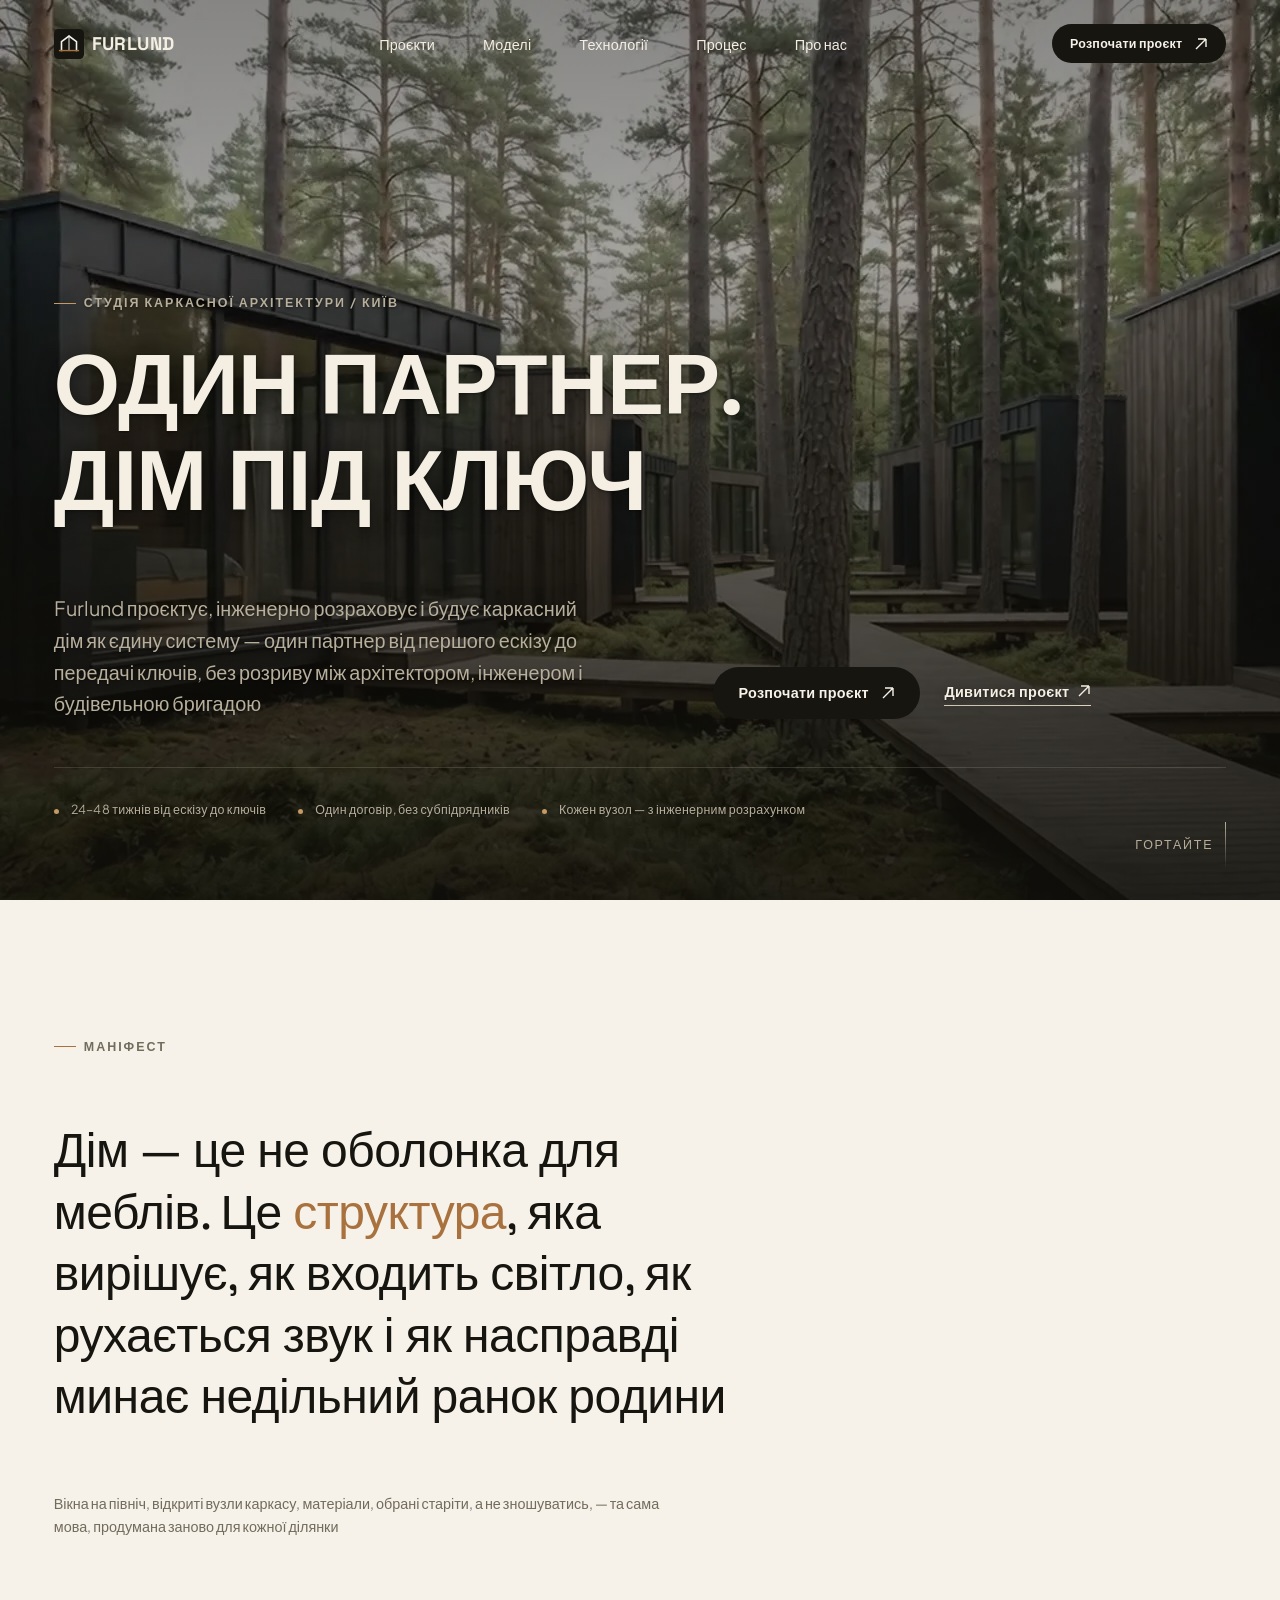
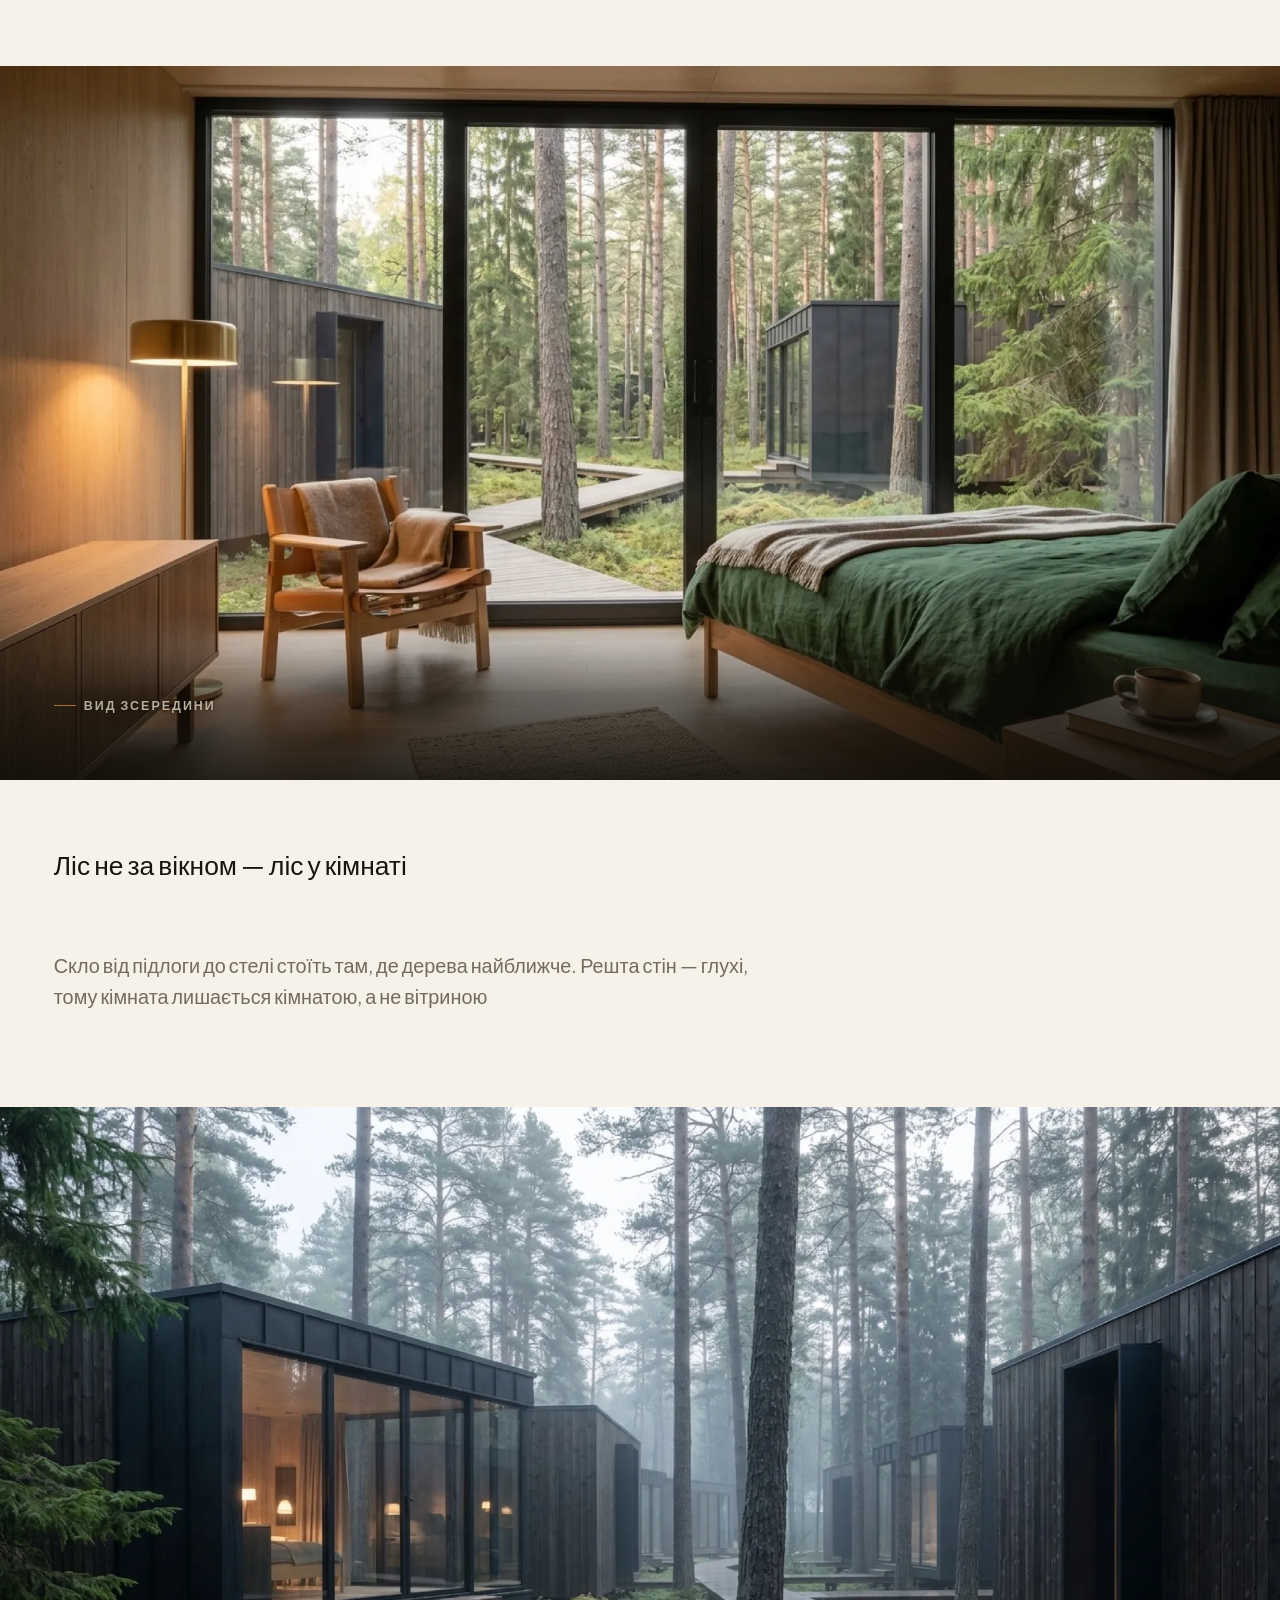
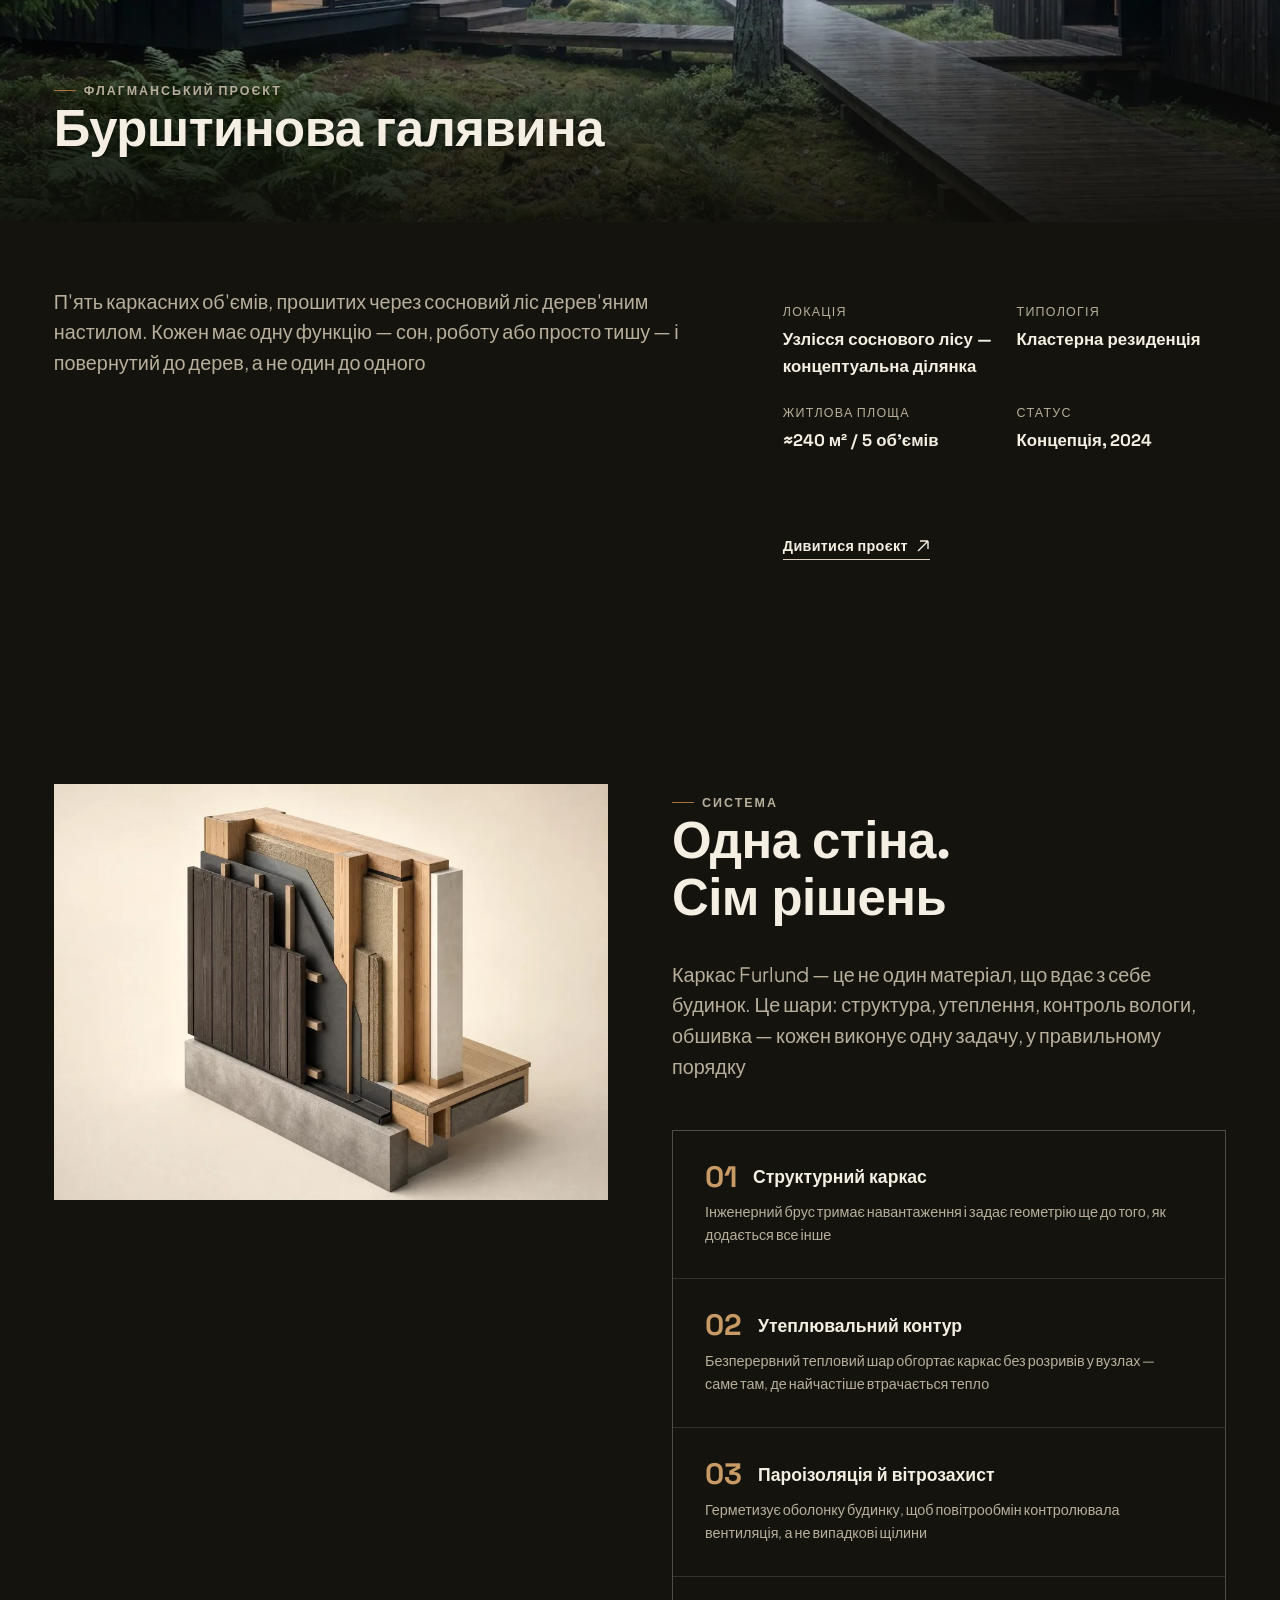
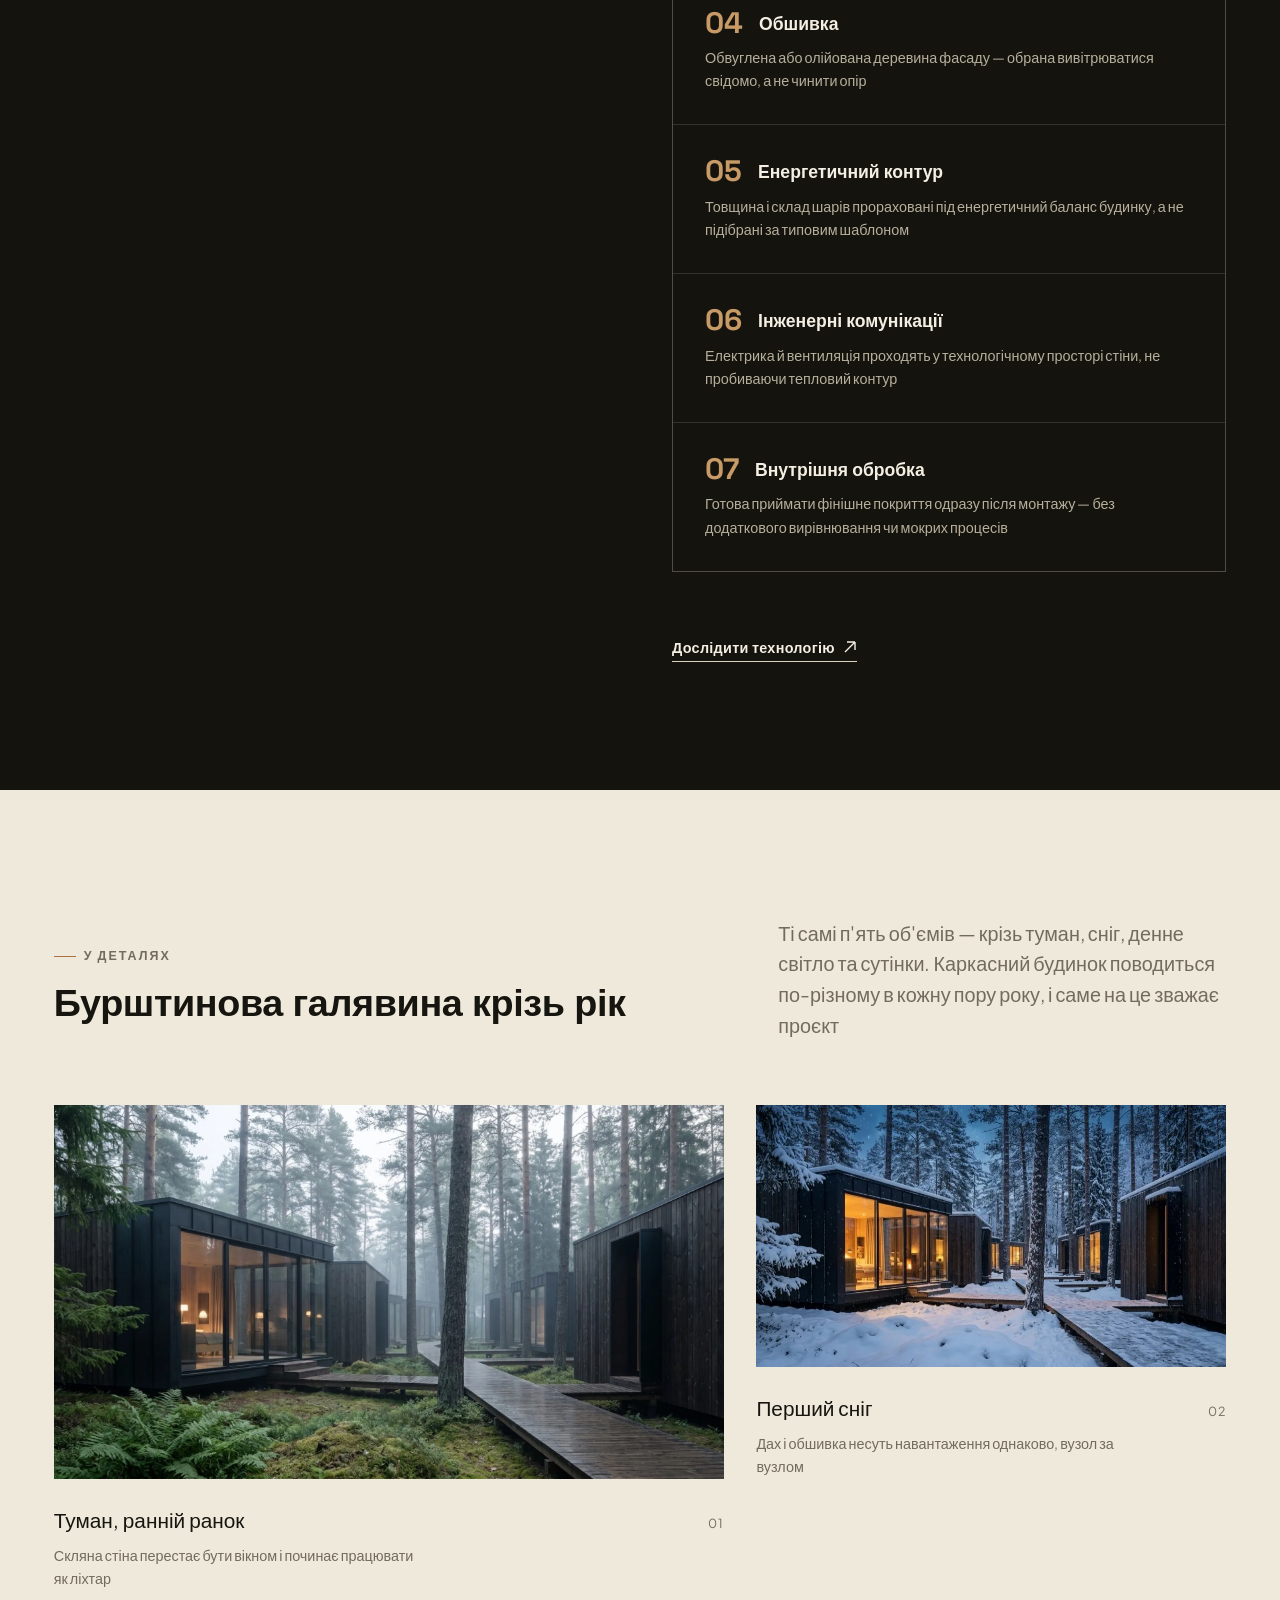
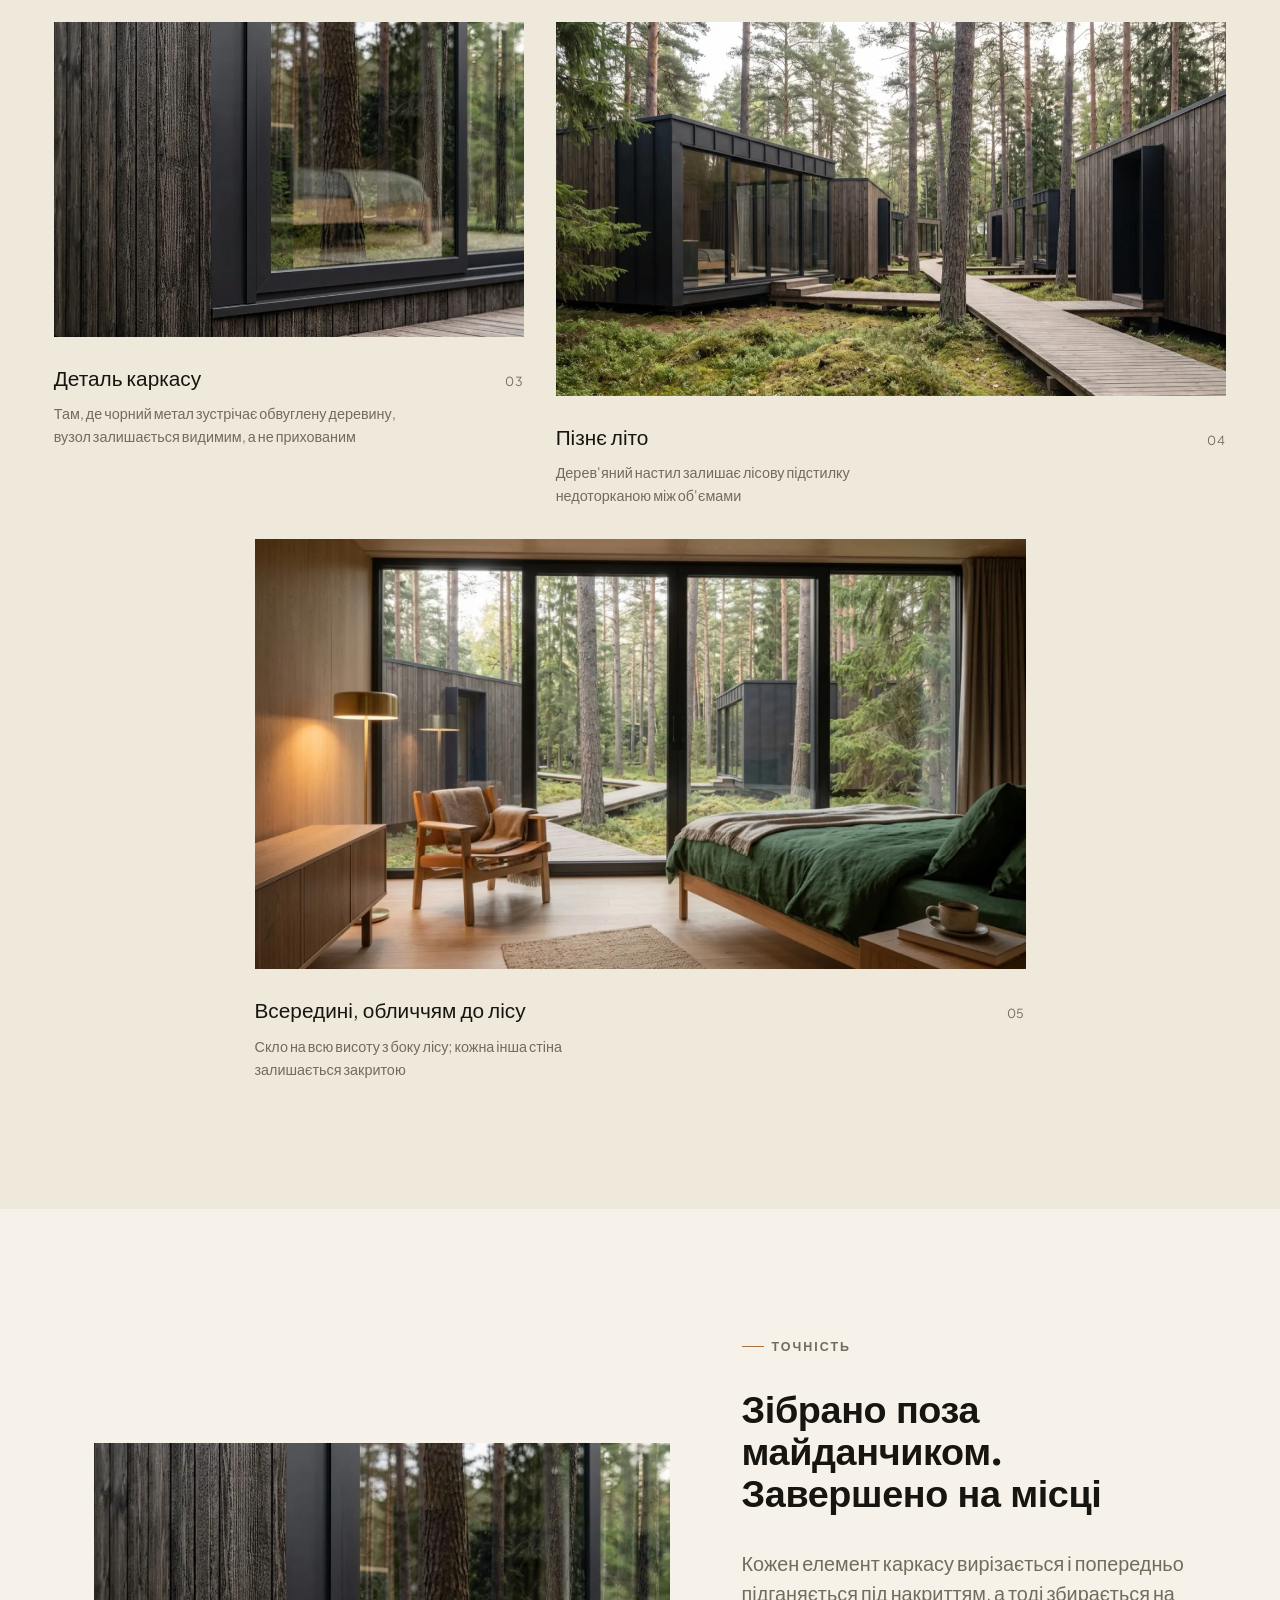
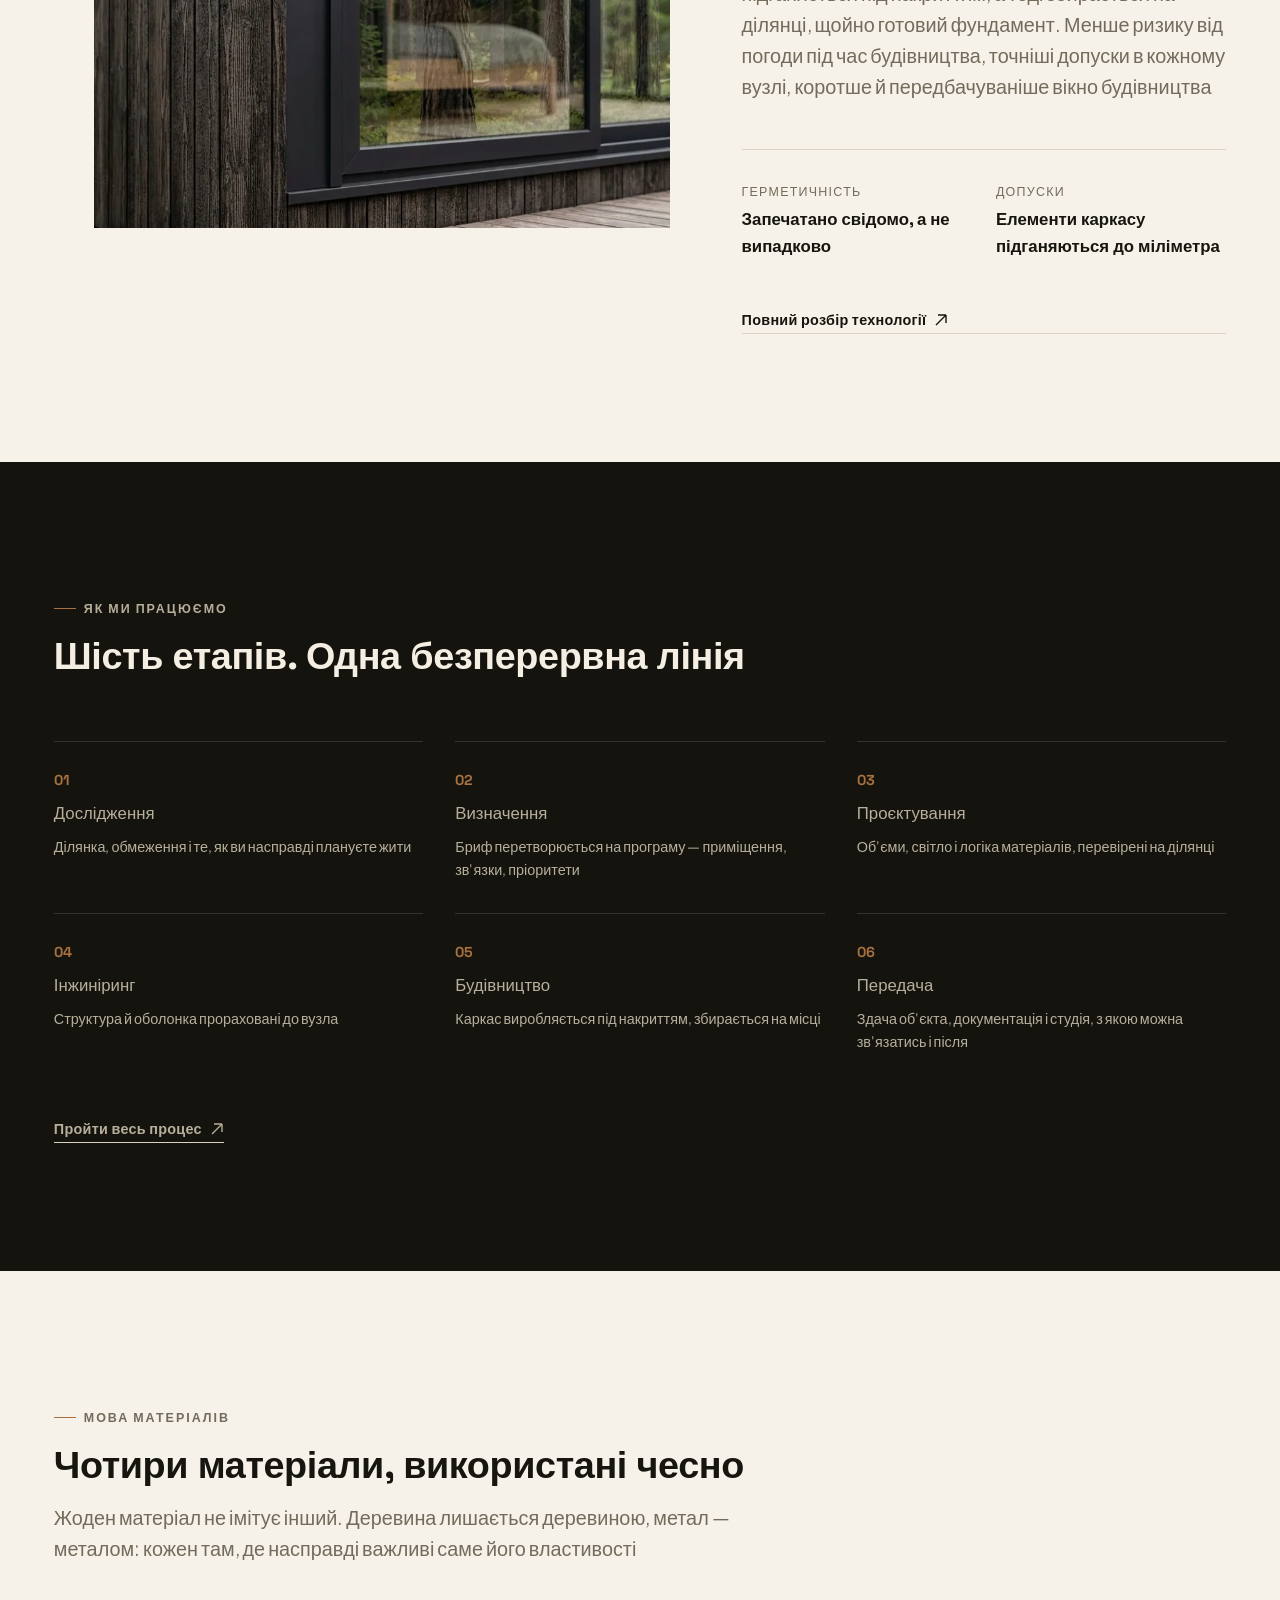
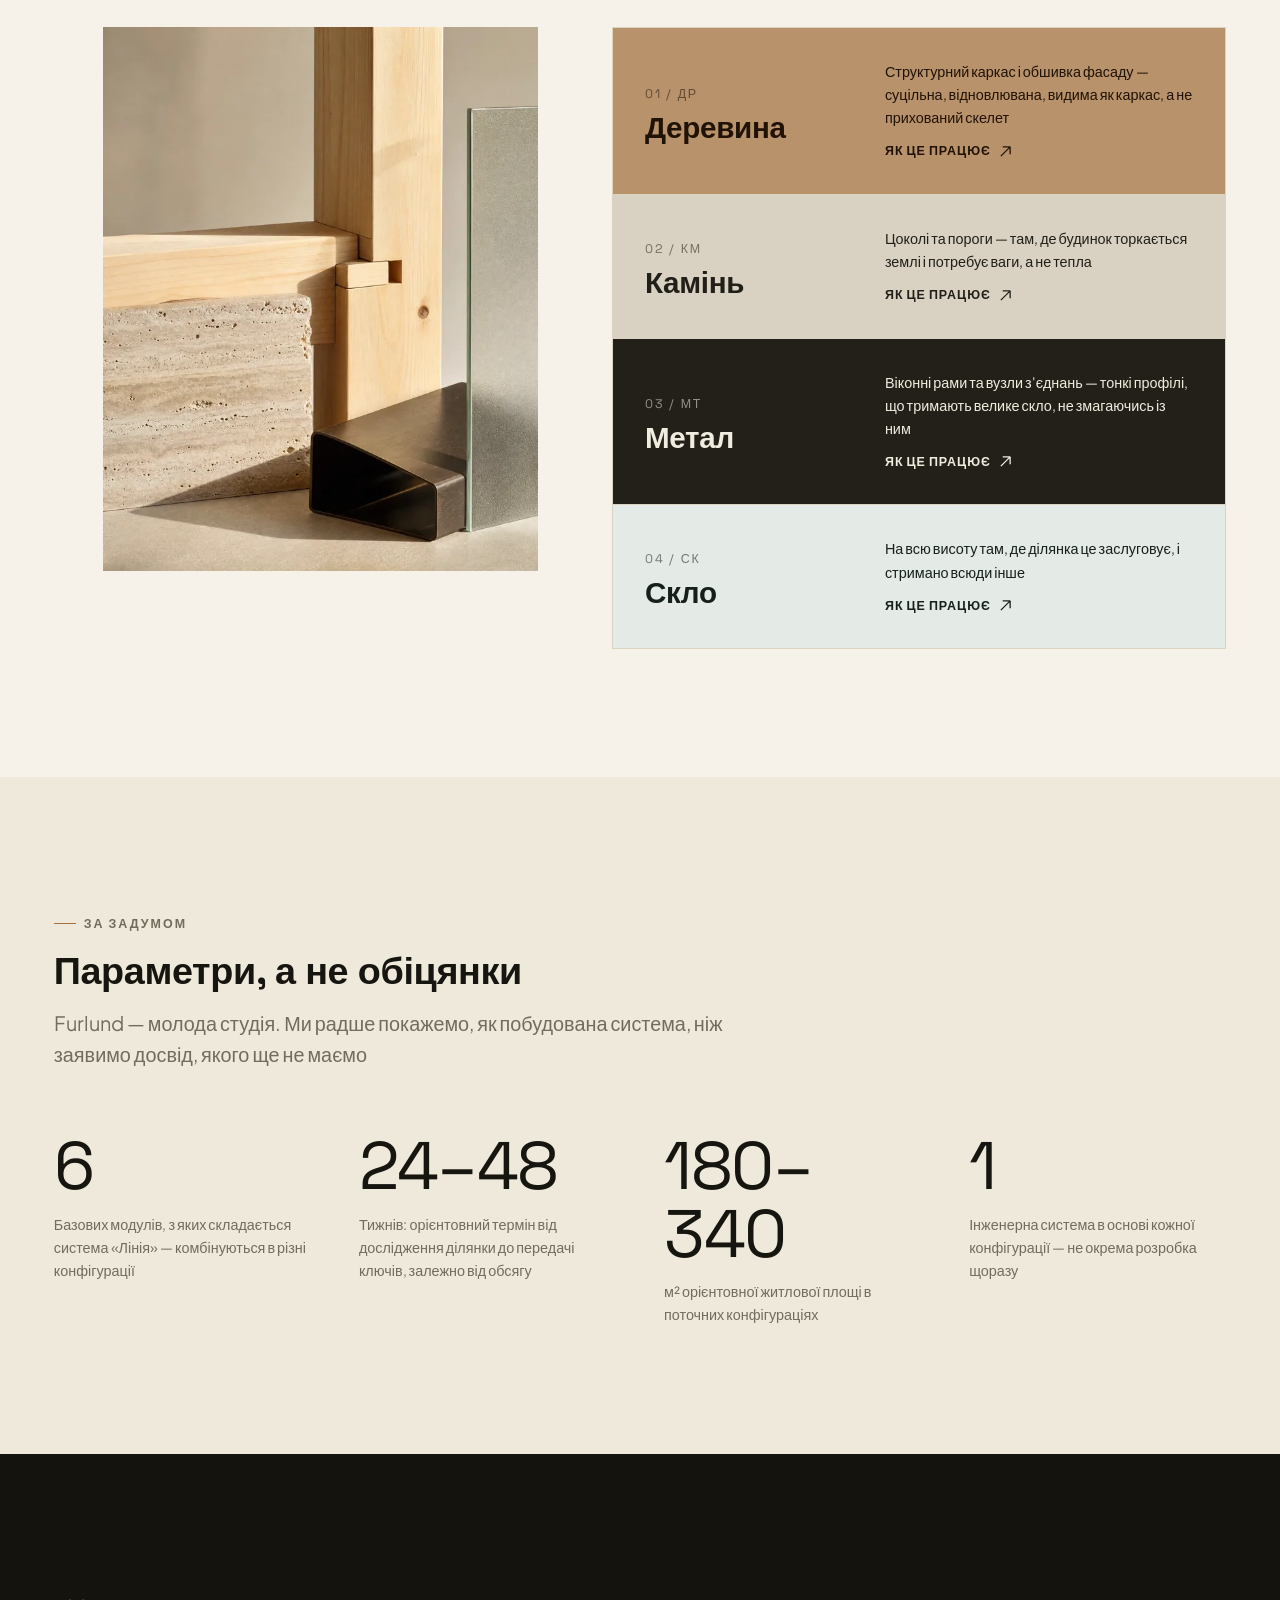
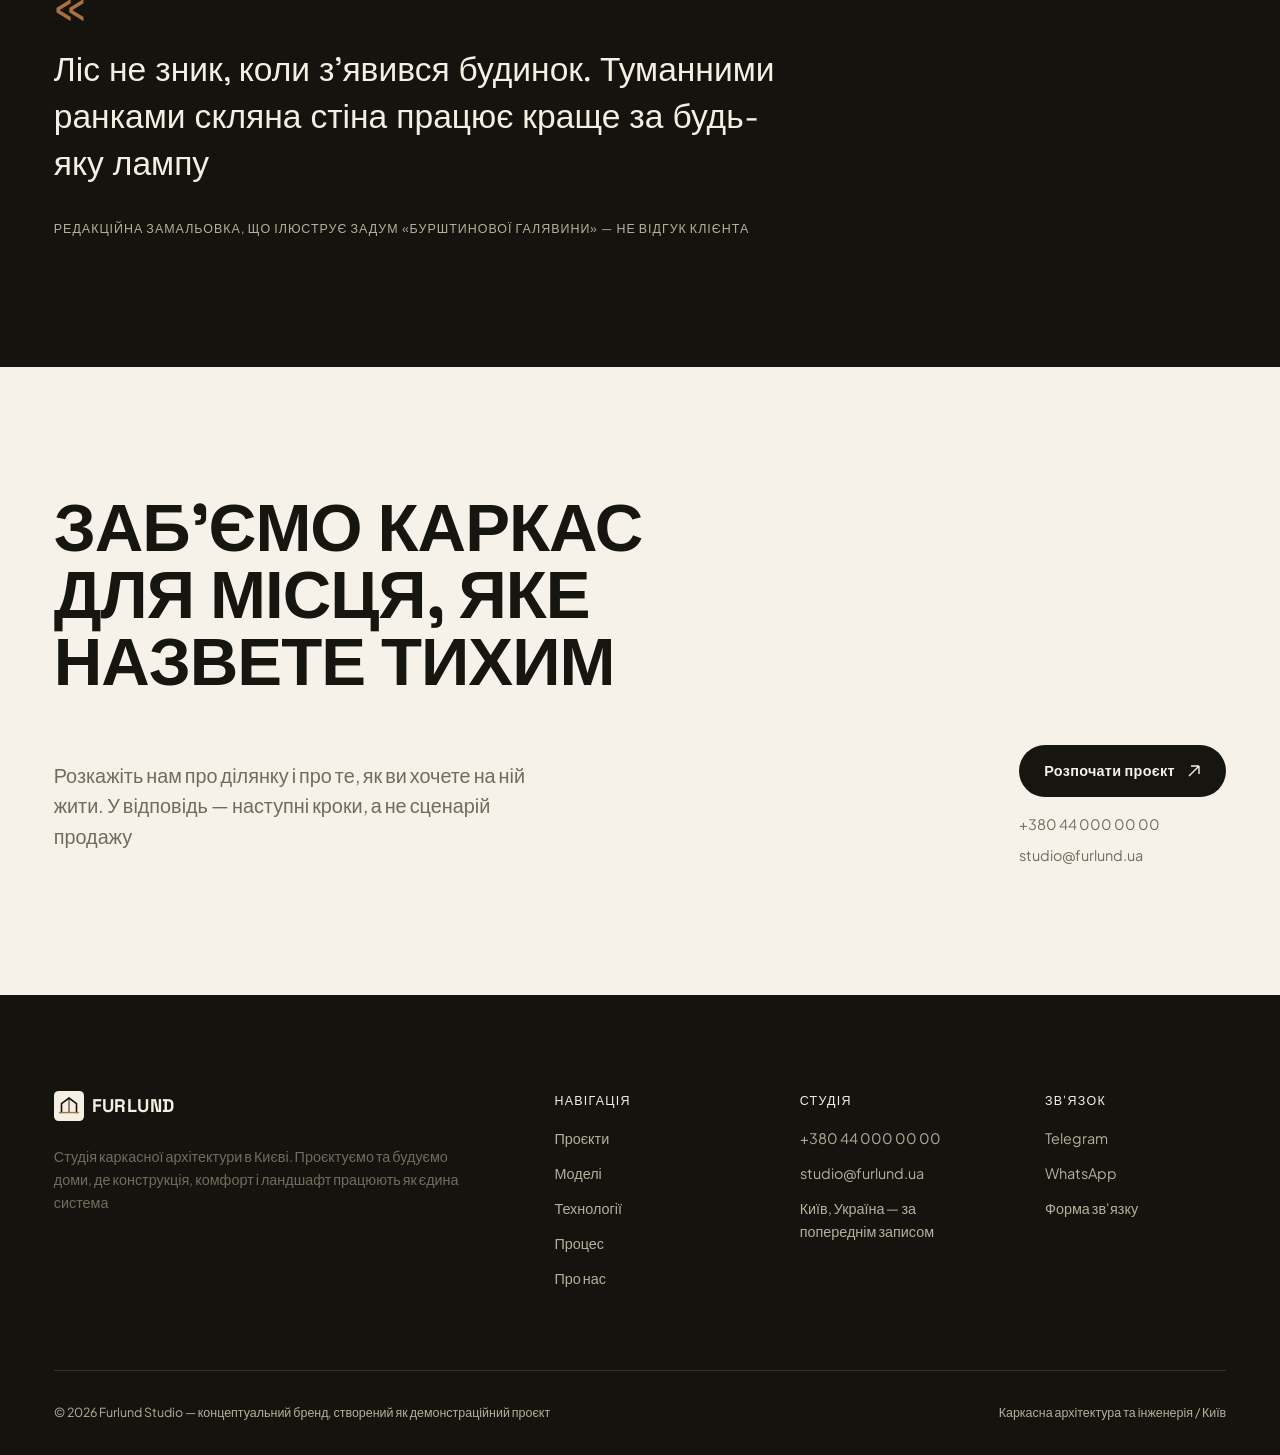
<file: index.html>
<!DOCTYPE html>
<html lang="uk">
<head>
<meta charset="UTF-8">
<meta name="viewport" content="width=device-width, initial-scale=1.0">
<title>Furlund — каркасна архітектура, Київ</title>
<meta name="description" content="Furlund — студія каркасної архітектури в Києві. Проєктуємо та будуємо каркасні будинки, де конструкція, комфорт і ландшафт працюють як єдина система">
<link rel="canonical" href="https://furlund.ua/index.html">
<meta name="robots" content="index, follow">

<!-- Open Graph -->
<meta property="og:type" content="website">
<meta property="og:title" content="Furlund — каркасна архітектура, Київ">
<meta property="og:description" content="Каркас, що тримає тишу. Студія каркасної архітектури в Києві — конструкція, комфорт і ландшафт як одна система">
<meta property="og:image" content="assets/og-image.jpg">
<meta property="og:url" content="https://furlund.ua/index.html">
<meta property="og:locale" content="uk_UA">
<meta property="og:site_name" content="Furlund">

<!-- Twitter -->
<meta name="twitter:card" content="summary_large_image">
<meta name="twitter:title" content="Furlund — каркасна архітектура, Київ">
<meta name="twitter:description" content="Каркас, що тримає тишу. Студія каркасної архітектури в Києві">
<meta name="twitter:image" content="assets/og-image.jpg">

<!-- Favicon -->
<link rel="icon" href="assets/favicon.svg" type="image/svg+xml">
<link rel="icon" href="assets/favicon-32.png" sizes="32x32" type="image/png">
<link rel="apple-touch-icon" href="assets/apple-touch-icon.png">

<!-- Fonts -->
<link rel="preconnect" href="https://fonts.googleapis.com">
<link rel="preconnect" href="https://fonts.gstatic.com" crossorigin>
<link href="https://fonts.googleapis.com/css2?family=Plus+Jakarta+Sans:wght@400;500;600&family=Space+Grotesk:wght@500;700&display=swap" rel="stylesheet">

<link rel="stylesheet" href="styles.css">

<script type="application/ld+json">
{
  "@context": "https://schema.org",
  "@type": "HomeAndConstructionBusiness",
  "name": "Furlund",
  "url": "https://furlund.ua/",
  "logo": "https://furlund.ua/assets/favicon-512.png",
  "image": "https://furlund.ua/assets/og-image.jpg",
  "description": "Студія каркасної архітектури в Києві. Проєктування та будівництво каркасних будинків",
  "address": {
    "@type": "PostalAddress",
    "addressLocality": "Київ",
    "addressCountry": "UA"
  },
  "telephone": "+380440000000",
  "sameAs": ["https://t.me/furlundstudio"]
}
</script>
</head>
<body>
<a class="skip-link" href="#main">Перейти до основного вмісту</a>

<!-- ============================== HEADER ============================== -->
<header class="site-header theme-dark" data-header>
  <div class="container site-header__inner">
    <a href="index.html" class="logo" aria-label="Furlund — на головну">
      <svg viewBox="0 0 64 64" aria-hidden="true">
        <rect class="logo__mark-bg" width="64" height="64" rx="10"/>
        <path class="logo__mark-line" d="M16 46 V27 L32 15 L48 27 V46" fill="none" stroke-width="3.4" stroke-linecap="square"/>
        <path class="logo__mark-line" d="M32 15 V46" fill="none" stroke-width="2" stroke-linecap="square"/>
        <path class="logo__mark-base" d="M12 46 H52" fill="none" stroke="var(--color-accent)" stroke-width="3" stroke-linecap="square"/>
      </svg>
      Furlund
    </a>
    <nav class="main-nav" aria-label="Основна навігація">
      <ul class="main-nav__list">
        <li><a class="nav-link" href="projects.html">Проєкти</a></li>
        <li><a class="nav-link" href="models.html">Моделі</a></li>
        <li><a class="nav-link" href="technology.html">Технології</a></li>
        <li><a class="nav-link" href="process.html">Процес</a></li>
        <li><a class="nav-link" href="about.html">Про нас</a></li>
      </ul>
    </nav>
    <div class="header-actions">
      <a class="btn btn--primary btn--sm" href="contact.html">
        <span>Розпочати проєкт</span>
        <svg class="btn__arrow" width="14" height="14" viewBox="0 0 14 14" fill="none" aria-hidden="true"><path d="M2 12L12 2M12 2H4M12 2V10" stroke="currentColor" stroke-width="1.4"/></svg>
      </a>
      <button class="hamburger" aria-expanded="false" aria-controls="mobile-menu" aria-label="Відкрити меню">
        <span></span><span></span><span></span>
      </button>
    </div>
  </div>
</header>

<div class="mobile-menu" id="mobile-menu">
  <nav aria-label="Мобільна навігація">
    <ul class="mobile-menu__list">
      <li><a class="mobile-menu__link" href="projects.html"><small>01</small>Проєкти</a></li>
      <li><a class="mobile-menu__link" href="models.html"><small>02</small>Моделі</a></li>
      <li><a class="mobile-menu__link" href="technology.html"><small>03</small>Технології</a></li>
      <li><a class="mobile-menu__link" href="process.html"><small>04</small>Процес</a></li>
      <li><a class="mobile-menu__link" href="about.html"><small>05</small>Про нас</a></li>
      <li><a class="mobile-menu__link" href="contact.html"><small>06</small>Контакти</a></li>
    </ul>
  </nav>
  <div class="mobile-menu__footer">
    <a href="tel:+380440000000">+380 44 000 00 00</a>
    <a href="mailto:studio@furlund.ua">studio@furlund.ua</a>
  </div>
</div>

<main id="main">

<!-- ======================== 01 · HERO ======================== -->
<section class="hero">
  <div class="hero__media" aria-hidden="true">
    <video data-hero-video="desktop" muted loop playsinline autoplay preload="auto" poster="assets/images/hero-drone-poster.webp">
      <source src="assets/video/hero-drone.mp4" type="video/mp4">
    </video>
    <video data-hero-video="mobile" muted loop playsinline autoplay preload="auto" poster="assets/images/hero-forest-mobile.webp">
      <source src="assets/video/hero-drone-mobile.mp4" type="video/mp4">
    </video>
  </div>
  <div class="container hero__content">
    <p class="eyebrow hero__eyebrow">Студія каркасної архітектури / Київ</p>
    <!-- Попередній варіант (поетичний, не читався як оффер): "Каркас,<br>що тримає тишу" -->
    <h1 class="hero__title">Один партнер.<br>Дім під ключ</h1>
    <div class="hero__foot">
      <p class="hero__statement">Furlund проєктує, інженерно розраховує і будує каркасний дім як єдину систему — один партнер від першого ескізу до передачі ключів, без розриву між архітектором, інженером і будівельною бригадою</p>
      <div class="hero__ctas">
        <a class="btn btn--primary" href="contact.html">
          <span>Розпочати проєкт</span>
          <svg class="btn__arrow" width="14" height="14" viewBox="0 0 14 14" fill="none" aria-hidden="true"><path d="M2 12L12 2M12 2H4M12 2V10" stroke="currentColor" stroke-width="1.4"/></svg>
        </a>
        <a class="link-arrow" href="projects.html" style="color:var(--color-on-dark)">
          <span>Дивитися проєкт</span>
          <svg width="14" height="14" viewBox="0 0 14 14" fill="none" aria-hidden="true"><path d="M2 12L12 2M12 2H4M12 2V10" stroke="currentColor" stroke-width="1.4"/></svg>
        </a>
      </div>
    </div>
    <ul class="hero__proof">
      <li>24–48 тижнів від ескізу до ключів</li>
      <li>Один договір, без субпідрядників</li>
      <li>Кожен вузол — з інженерним розрахунком</li>
    </ul>
  </div>
  <div class="hero__scroll" aria-hidden="true">
    <span>Гортайте</span>
    <span class="hero__scroll-line"></span>
  </div>
</section>

<!-- ======================== 02 · BRAND STATEMENT ======================== -->
<section class="section statement">
  <div class="container">
    <p class="eyebrow" data-reveal>Маніфест</p>
    <p class="statement__text mt-8" data-reveal>Дім — це не оболонка для меблів. Це <em>структура</em>, яка вирішує, як входить світло, як рухається звук і як насправді минає недільний ранок родини</p>
    <div class="statement__meta" data-reveal>
      <p>Вікна на північ, відкриті вузли каркасу, матеріали, обрані старіти, а не зношуватись, — та сама мова, продумана заново для кожної ділянки</p>
    </div>
  </div>
</section>

<!-- ======================== 02b · FULL-BLEED INTERIOR MOMENT ======================== -->
<section class="bleed-feature">
  <div class="bleed bleed-feature__media bleed-feature__media--immersive" data-reveal="scale">
    <img src="assets/images/interior.webp" srcset="assets/images/interior-md.webp 900w, assets/images/interior.webp 1800w" sizes="100vw" alt="Спальня в Бурштиновій галявині: скло на всю висоту з видом просто в сосновий ліс" loading="lazy" width="1800" height="1004">
    <div class="bleed-feature__caption">
      <p class="eyebrow" style="color:var(--color-on-dark-soft)">Вид зсередини</p>
    </div>
  </div>
  <div class="container">
    <div class="bleed-feature__body" data-reveal>
      <p class="h3">Ліс не за вікном — ліс у кімнаті</p>
      <p class="body-l mt-8">Скло від підлоги до стелі стоїть там, де дерева найближче. Решта стін — глухі, тому кімната лишається кімнатою, а не вітриною</p>
    </div>
  </div>
</section>

<!-- ======================== 03 · FEATURED PROJECT ======================== -->
<section class="bleed-feature" data-theme="dark" style="background:var(--color-dark-bg); padding-bottom:var(--space-10)">
  <div class="bleed bleed-feature__media bleed-feature__media--immersive" data-reveal="scale">
    <img src="assets/images/fog.webp" srcset="assets/images/fog-md.webp 900w, assets/images/fog.webp 2000w" sizes="100vw" alt="Бурштинова галявина на світанку: темні каркасні об'єми світяться зсередини крізь сосновий туман" loading="lazy" width="2000" height="1116">
    <div class="bleed-feature__caption">
      <p class="eyebrow" style="color:var(--color-on-dark-soft)">Флагманський проєкт</p>
      <h2 class="h1" style="color:var(--color-on-dark)">Бурштинова галявина</h2>
    </div>
  </div>
  <div class="container">
    <div class="bleed-feature__body bleed-feature__body--wide" data-reveal>
      <p class="body-l">П'ять каркасних об'ємів, прошитих через сосновий ліс дерев'яним настилом. Кожен має одну функцію — сон, роботу або просто тишу — і повернутий до дерев, а не один до одного</p>
      <div>
        <dl class="featured__meta" style="border-top:none; padding-top:0">
          <div>
            <dt>Локація</dt>
            <dd>Узлісся соснового лісу — концептуальна ділянка</dd>
          </div>
          <div>
            <dt>Типологія</dt>
            <dd>Кластерна резиденція</dd>
          </div>
          <div>
            <dt>Житлова площа</dt>
            <dd>≈240&nbsp;м² / 5 об'ємів</dd>
          </div>
          <div>
            <dt>Статус</dt>
            <dd>Концепція, 2024</dd>
          </div>
        </dl>
        <a class="link-arrow mt-8" href="amber-hollow.html" style="display:inline-flex">
          <span>Дивитися проєкт</span>
          <svg width="14" height="14" viewBox="0 0 14 14" fill="none" aria-hidden="true"><path d="M2 12L12 2M12 2H4M12 2V10" stroke="currentColor" stroke-width="1.4"/></svg>
        </a>
      </div>
    </div>
  </div>
</section>

<!-- ======================== 04 · ARCHITECTURAL SYSTEM ======================== -->
<section class="section" data-theme="dark" style="background:var(--color-dark-bg)">
  <div class="container">
    <div class="system-split" data-reveal-group>
      <div class="system-split__media" data-reveal="scale">
        <img src="assets/images/materials-assembly.webp" srcset="assets/images/materials-assembly-md.webp 900w, assets/images/materials-assembly.webp 1800w" sizes="(min-width: 900px) 48vw, 100vw" alt="Розібрана схема стінового вузла Furlund: обшивка, структурний каркас, утеплення та внутрішня обробка окремими шарами" loading="lazy" width="1800" height="1350">
      </div>
      <div class="system-split__body">
        <p class="eyebrow" style="color:var(--color-on-dark-soft)" data-reveal>Система</p>
        <h2 class="h1" style="color:var(--color-on-dark)" data-reveal>Одна стіна.<br>Сім рішень</h2>
        <p class="body-l wall-system__intro" data-reveal>Каркас Furlund — це не один матеріал, що вдає з себе будинок. Це шари: структура, утеплення, контроль вологи, обшивка — кожен виконує одну задачу, у правильному порядку</p>
        <div class="wall-stack">
          <div class="wall-tile" data-reveal>
            <span class="wall-tile__index">01</span>
            <p class="wall-tile__title">Структурний каркас</p>
            <p class="wall-tile__desc">Інженерний брус тримає навантаження і задає геометрію ще до того, як додається все інше</p>
          </div>
          <div class="wall-tile" data-reveal>
            <span class="wall-tile__index">02</span>
            <p class="wall-tile__title">Утеплювальний контур</p>
            <p class="wall-tile__desc">Безперервний тепловий шар обгортає каркас без розривів у вузлах — саме там, де найчастіше втрачається тепло</p>
          </div>
          <div class="wall-tile" data-reveal>
            <span class="wall-tile__index">03</span>
            <p class="wall-tile__title">Пароізоляція й вітрозахист</p>
            <p class="wall-tile__desc">Герметизує оболонку будинку, щоб повітрообмін контролювала вентиляція, а не випадкові щілини</p>
          </div>
          <div class="wall-tile" data-reveal>
            <span class="wall-tile__index">04</span>
            <p class="wall-tile__title">Обшивка</p>
            <p class="wall-tile__desc">Обвуглена або олійована деревина фасаду — обрана вивітрюватися свідомо, а не чинити опір</p>
          </div>
          <div class="wall-tile" data-reveal>
            <span class="wall-tile__index">05</span>
            <p class="wall-tile__title">Енергетичний контур</p>
            <p class="wall-tile__desc">Товщина і склад шарів прораховані під енергетичний баланс будинку, а не підібрані за типовим шаблоном</p>
          </div>
          <div class="wall-tile" data-reveal>
            <span class="wall-tile__index">06</span>
            <p class="wall-tile__title">Інженерні комунікації</p>
            <p class="wall-tile__desc">Електрика й вентиляція проходять у технологічному просторі стіни, не пробиваючи тепловий контур</p>
          </div>
          <div class="wall-tile" data-reveal>
            <span class="wall-tile__index">07</span>
            <p class="wall-tile__title">Внутрішня обробка</p>
            <p class="wall-tile__desc">Готова приймати фінішне покриття одразу після монтажу — без додаткового вирівнювання чи мокрих процесів</p>
          </div>
        </div>
        <a class="link-arrow mt-8" href="technology.html" data-reveal style="display:inline-flex; color:var(--color-on-dark)">
          <span>Дослідити технологію</span>
          <svg width="14" height="14" viewBox="0 0 14 14" fill="none" aria-hidden="true"><path d="M2 12L12 2M12 2H4M12 2V10" stroke="currentColor" stroke-width="1.4"/></svg>
        </a>
      </div>
    </div>
  </div>
</section>

<!-- ======================== 05 · PROJECT GALLERY ======================== -->
<section class="section" style="background:var(--color-surface)">
  <div class="container">
    <div class="section-heading section-heading--split" data-reveal>
      <div>
        <p class="eyebrow section-heading__eyebrow">У деталях</p>
        <h2 class="h2 section-heading__title">Бурштинова галявина крізь рік</h2>
      </div>
      <p class="body-l" style="max-width:28rem">Ті самі п'ять об'ємів — крізь туман, сніг, денне світло та сутінки. Каркасний будинок поводиться по-різному в кожну пору року, і саме на це зважає проєкт</p>
    </div>
    <div class="editorial-grid" data-reveal-group>
      <a class="editorial-card" href="amber-hollow.html" data-reveal>
        <div class="media-frame editorial-card__media">
          <img src="assets/images/fog.webp" srcset="assets/images/fog-md.webp 900w, assets/images/fog.webp 2000w" sizes="(min-width: 780px) 55vw, 100vw" alt="Об'єми Бурштинової галявини світяться крізь ранковий туман" loading="lazy" width="2000" height="1116">
        </div>
        <div class="editorial-card__meta">
          <span class="editorial-card__title">Туман, ранній ранок</span>
          <span class="editorial-card__tag">01</span>
        </div>
        <p class="editorial-card__desc">Скляна стіна перестає бути вікном і починає працювати як ліхтар</p>
      </a>
      <a class="editorial-card" href="amber-hollow.html" data-reveal>
        <div class="media-frame editorial-card__media">
          <img src="assets/images/winter.webp" srcset="assets/images/winter-md.webp 900w, assets/images/winter.webp 2000w" sizes="(min-width: 780px) 40vw, 100vw" alt="Бурштинова галявина в сутінках взимку, сніг на дахах і настилі" loading="lazy" width="2000" height="1116">
        </div>
        <div class="editorial-card__meta">
          <span class="editorial-card__title">Перший сніг</span>
          <span class="editorial-card__tag">02</span>
        </div>
        <p class="editorial-card__desc">Дах і обшивка несуть навантаження однаково, вузол за вузлом</p>
      </a>
      <a class="editorial-card" href="amber-hollow.html" data-reveal>
        <div class="media-frame editorial-card__media">
          <img src="assets/images/detail.webp" srcset="assets/images/detail-md.webp 900w, assets/images/detail.webp 1800w" sizes="(min-width: 780px) 40vw, 100vw" alt="Деталь обвугленої дерев'яної обшивки й чорної металевої рами вікна" loading="lazy" width="1800" height="1207">
        </div>
        <div class="editorial-card__meta">
          <span class="editorial-card__title">Деталь каркасу</span>
          <span class="editorial-card__tag">03</span>
        </div>
        <p class="editorial-card__desc">Там, де чорний метал зустрічає обвуглену деревину, вузол залишається видимим, а не прихованим</p>
      </a>
      <a class="editorial-card" href="amber-hollow.html" data-reveal>
        <div class="media-frame editorial-card__media">
          <img src="assets/images/hero-forest.webp" srcset="assets/images/hero-forest-md.webp 1200w, assets/images/hero-forest.webp 2560w" sizes="(min-width: 780px) 55vw, 100vw" alt="Об'єми Бурштинової галявини на дерев'яному настилі серед соснового лісу, денне світло" loading="lazy" width="2560" height="1429">
        </div>
        <div class="editorial-card__meta">
          <span class="editorial-card__title">Пізнє літо</span>
          <span class="editorial-card__tag">04</span>
        </div>
        <p class="editorial-card__desc">Дерев'яний настил залишає лісову підстилку недоторканою між об'ємами</p>
      </a>
      <a class="editorial-card" href="amber-hollow.html" data-reveal>
        <div class="media-frame editorial-card__media">
          <img src="assets/images/interior.webp" srcset="assets/images/interior-md.webp 900w, assets/images/interior.webp 1800w" sizes="(min-width: 780px) 60vw, 100vw" alt="Інтер'єр модуля Бурштинової галявини, скло на всю висоту з видом на ліс" loading="lazy" width="1800" height="1004">
        </div>
        <div class="editorial-card__meta">
          <span class="editorial-card__title">Всередині, обличчям до лісу</span>
          <span class="editorial-card__tag">05</span>
        </div>
        <p class="editorial-card__desc">Скло на всю висоту з боку лісу; кожна інша стіна залишається закритою</p>
      </a>
    </div>
  </div>
</section>

<!-- ======================== 06 · PRECISION / PREFABRICATION ======================== -->
<section class="section">
  <div class="container">
    <div class="featured" data-reveal-group>
      <div class="media-frame featured__media" data-reveal="scale">
        <img src="assets/images/detail.webp" srcset="assets/images/detail-md.webp 900w, assets/images/detail.webp 1800w" sizes="(min-width: 900px) 45vw, 100vw" alt="Деталь віконної рами в обвугленій дерев'яній обшивці, ліс віддзеркалюється у склі" loading="lazy" width="1800" height="1207">
      </div>
      <div class="featured__body">
        <p class="eyebrow" data-reveal>Точність</p>
        <h2 class="h2" data-reveal>Зібрано поза майданчиком.<br>Завершено на місці</h2>
        <p class="body-l" data-reveal>Кожен елемент каркасу вирізається і попередньо підганяється під накриттям, а тоді збирається на ділянці, щойно готовий фундамент. Менше ризику від погоди під час будівництва, точніші допуски в кожному вузлі, коротше й передбачуваніше вікно будівництва</p>
        <dl class="featured__meta" data-reveal>
          <div>
            <dt>Герметичність</dt>
            <dd>Запечатано свідомо, а не випадково</dd>
          </div>
          <div>
            <dt>Допуски</dt>
            <dd>Елементи каркасу підганяються до міліметра</dd>
          </div>
        </dl>
        <a class="link-arrow" href="technology.html" data-reveal>
          <span>Повний розбір технології</span>
          <svg width="14" height="14" viewBox="0 0 14 14" fill="none" aria-hidden="true"><path d="M2 12L12 2M12 2H4M12 2V10" stroke="currentColor" stroke-width="1.4"/></svg>
        </a>
      </div>
    </div>
  </div>
</section>

<!-- ======================== 07 · PROCESS ======================== -->
<section class="section" data-theme="dark">
  <div class="container">
    <div class="section-heading" data-reveal>
      <p class="eyebrow section-heading__eyebrow">Як ми працюємо</p>
      <h2 class="h2 section-heading__title">Шість етапів. Одна безперервна лінія</h2>
    </div>
    <div class="mini-steps" data-reveal-group>
      <div class="mini-step" data-reveal>
        <span class="mini-step__index">01</span>
        <p class="mini-step__title">Дослідження</p>
        <p class="mini-step__desc">Ділянка, обмеження і те, як ви насправді плануєте жити</p>
      </div>
      <div class="mini-step" data-reveal>
        <span class="mini-step__index">02</span>
        <p class="mini-step__title">Визначення</p>
        <p class="mini-step__desc">Бриф перетворюється на програму — приміщення, зв'язки, пріоритети</p>
      </div>
      <div class="mini-step" data-reveal>
        <span class="mini-step__index">03</span>
        <p class="mini-step__title">Проєктування</p>
        <p class="mini-step__desc">Об'єми, світло і логіка матеріалів, перевірені на ділянці</p>
      </div>
      <div class="mini-step" data-reveal>
        <span class="mini-step__index">04</span>
        <p class="mini-step__title">Інжиніринг</p>
        <p class="mini-step__desc">Структура й оболонка прораховані до вузла</p>
      </div>
      <div class="mini-step" data-reveal>
        <span class="mini-step__index">05</span>
        <p class="mini-step__title">Будівництво</p>
        <p class="mini-step__desc">Каркас виробляється під накриттям, збирається на місці</p>
      </div>
      <div class="mini-step" data-reveal>
        <span class="mini-step__index">06</span>
        <p class="mini-step__title">Передача</p>
        <p class="mini-step__desc">Здача об'єкта, документація і студія, з якою можна зв'язатись і після</p>
      </div>
    </div>
    <a class="link-arrow mt-8" href="process.html" data-reveal style="display:inline-flex">
      <span>Пройти весь процес</span>
      <svg width="14" height="14" viewBox="0 0 14 14" fill="none" aria-hidden="true"><path d="M2 12L12 2M12 2H4M12 2V10" stroke="currentColor" stroke-width="1.4"/></svg>
    </a>
  </div>
</section>

<!-- ======================== 08 · MATERIALS ======================== -->
<section class="section">
  <div class="container">
    <div class="section-heading" data-reveal>
      <p class="eyebrow section-heading__eyebrow">Мова матеріалів</p>
      <h2 class="h2 section-heading__title">Чотири матеріали, використані чесно</h2>
      <p class="body-l">Жоден матеріал не імітує інший. Деревина лишається деревиною, метал — металом: кожен там, де насправді важливі саме його властивості</p>
    </div>
    <div class="material-split" data-reveal-group>
      <div class="material-split__media" data-reveal="scale">
        <img src="assets/images/materials-still.webp" srcset="assets/images/materials-still-md.webp 800w, assets/images/materials-still.webp 1400w" sizes="(min-width: 900px) 45vw, 100vw" alt="Натюрморт із матеріалів Furlund: вузол дерев'яного з'єднання, травертин, бронзовий профіль і скло" loading="lazy" width="1120" height="1400">
      </div>
      <div class="material-split__stack">
        <a class="material-tile material-tile--row material-tile--timber" href="technology.html" data-reveal>
          <div class="material-tile__head">
            <span class="material-tile__code">01 / ДР</span>
            <p class="material-tile__name">Деревина</p>
          </div>
          <div class="material-tile__body">
            <p class="material-tile__desc">Структурний каркас і обшивка фасаду — суцільна, відновлювана, видима як каркас, а не прихований скелет</p>
            <span class="material-tile__link">Як це працює <svg width="13" height="13" viewBox="0 0 14 14" fill="none" aria-hidden="true"><path d="M2 12L12 2M12 2H4M12 2V10" stroke="currentColor" stroke-width="1.4"/></svg></span>
          </div>
        </a>
        <a class="material-tile material-tile--row material-tile--stone" href="technology.html" data-reveal>
          <div class="material-tile__head">
            <span class="material-tile__code">02 / КМ</span>
            <p class="material-tile__name">Камінь</p>
          </div>
          <div class="material-tile__body">
            <p class="material-tile__desc">Цоколі та пороги — там, де будинок торкається землі і потребує ваги, а не тепла</p>
            <span class="material-tile__link">Як це працює <svg width="13" height="13" viewBox="0 0 14 14" fill="none" aria-hidden="true"><path d="M2 12L12 2M12 2H4M12 2V10" stroke="currentColor" stroke-width="1.4"/></svg></span>
          </div>
        </a>
        <a class="material-tile material-tile--row material-tile--metal" href="technology.html" data-reveal>
          <div class="material-tile__head">
            <span class="material-tile__code">03 / МТ</span>
            <p class="material-tile__name">Метал</p>
          </div>
          <div class="material-tile__body">
            <p class="material-tile__desc">Віконні рами та вузли з'єднань — тонкі профілі, що тримають велике скло, не змагаючись із ним</p>
            <span class="material-tile__link">Як це працює <svg width="13" height="13" viewBox="0 0 14 14" fill="none" aria-hidden="true"><path d="M2 12L12 2M12 2H4M12 2V10" stroke="currentColor" stroke-width="1.4"/></svg></span>
          </div>
        </a>
        <a class="material-tile material-tile--row material-tile--glass" href="technology.html" data-reveal>
          <div class="material-tile__head">
            <span class="material-tile__code">04 / СК</span>
            <p class="material-tile__name">Скло</p>
          </div>
          <div class="material-tile__body">
            <p class="material-tile__desc">На всю висоту там, де ділянка це заслуговує, і стримано всюди інше</p>
            <span class="material-tile__link">Як це працює <svg width="13" height="13" viewBox="0 0 14 14" fill="none" aria-hidden="true"><path d="M2 12L12 2M12 2H4M12 2V10" stroke="currentColor" stroke-width="1.4"/></svg></span>
          </div>
        </a>
      </div>
    </div>
  </div>
</section>

<!-- ======================== 09 · PARAMETERS ======================== -->
<section class="section" style="background:var(--color-surface)">
  <div class="container">
    <div class="section-heading" data-reveal>
      <p class="eyebrow section-heading__eyebrow">За задумом</p>
      <h2 class="h2 section-heading__title">Параметри, а не обіцянки</h2>
      <p class="body-l">Furlund — молода студія. Ми радше покажемо, як побудована система, ніж заявимо досвід, якого ще не маємо</p>
    </div>
    <div class="parameters" data-reveal-group>
      <div data-reveal>
        <p class="parameter__value">6</p>
        <p class="parameter__label">Базових модулів, з яких складається система «Лінія» — комбінуються в різні конфігурації</p>
      </div>
      <div data-reveal>
        <p class="parameter__value">24–48</p>
        <p class="parameter__label">Тижнів: орієнтовний термін від дослідження ділянки до передачі ключів, залежно від обсягу</p>
      </div>
      <div data-reveal>
        <p class="parameter__value">180–340</p>
        <p class="parameter__label">м² орієнтовної житлової площі в поточних конфігураціях</p>
      </div>
      <div data-reveal>
        <p class="parameter__value">1</p>
        <p class="parameter__label">Інженерна система в основі кожної конфігурації — не окрема розробка щоразу</p>
      </div>
    </div>
  </div>
</section>

<!-- ======================== 10 · EDITORIAL QUOTE ======================== -->
<section class="section" data-theme="dark">
  <div class="container">
    <div class="quote-block" data-reveal>
      <p class="quote-block__mark" aria-hidden="true">«</p>
      <p class="quote-block__text">Ліс не зник, коли з'явився будинок. Туманними ранками скляна стіна працює краще за будь-яку лампу</p>
      <p class="quote-block__caption">Редакційна замальовка, що ілюструє задум «Бурштинової галявини» — не відгук клієнта</p>
    </div>
  </div>
</section>

<!-- ======================== 11 · FINAL CTA ======================== -->
<section class="section final-cta">
  <div class="container">
    <h2 class="display-l final-cta__title" data-reveal>Заб'ємо каркас для місця, яке назвете тихим</h2>
    <div class="final-cta__row" data-reveal>
      <p class="body-l" style="max-width:32rem">Розкажіть нам про ділянку і про те, як ви хочете на ній жити. У відповідь — наступні кроки, а не сценарій продажу</p>
      <div class="stack gap-4">
        <a class="btn btn--primary" href="contact.html">
          <span>Розпочати проєкт</span>
          <svg class="btn__arrow" width="14" height="14" viewBox="0 0 14 14" fill="none" aria-hidden="true"><path d="M2 12L12 2M12 2H4M12 2V10" stroke="currentColor" stroke-width="1.4"/></svg>
        </a>
        <div class="final-cta__contact">
          <a href="tel:+380440000000">+380 44 000 00 00</a>
          <a href="mailto:studio@furlund.ua">studio@furlund.ua</a>
        </div>
      </div>
    </div>
  </div>
</section>

</main>

<!-- ============================== FOOTER ============================== -->
<footer class="site-footer">
  <div class="container">
    <div class="footer-top">
      <div class="footer-brand">
        <a href="index.html" class="logo" aria-label="Furlund — на головну">
          <svg viewBox="0 0 64 64" aria-hidden="true">
            <rect class="logo__mark-bg" width="64" height="64" rx="10"/>
            <path class="logo__mark-line" d="M16 46 V27 L32 15 L48 27 V46" fill="none" stroke-width="3.4" stroke-linecap="square"/>
            <path class="logo__mark-line" d="M32 15 V46" fill="none" stroke-width="2" stroke-linecap="square"/>
            <path d="M12 46 H52" fill="none" stroke="var(--color-accent)" stroke-width="3" stroke-linecap="square"/>
          </svg>
          Furlund
        </a>
        <p class="body-s">Студія каркасної архітектури в Києві. Проєктуємо та будуємо доми, де конструкція, комфорт і ландшафт працюють як єдина система</p>
      </div>
      <div class="footer-cols">
        <div class="footer-col">
          <p class="footer-col__title">Навігація</p>
          <ul>
            <li><a href="projects.html">Проєкти</a></li>
            <li><a href="models.html">Моделі</a></li>
            <li><a href="technology.html">Технології</a></li>
            <li><a href="process.html">Процес</a></li>
            <li><a href="about.html">Про нас</a></li>
          </ul>
        </div>
        <div class="footer-col">
          <p class="footer-col__title">Студія</p>
          <ul>
            <li><a href="tel:+380440000000">+380 44 000 00 00</a></li>
            <li><a href="mailto:studio@furlund.ua">studio@furlund.ua</a></li>
            <li>Київ, Україна — за попереднім записом</li>
          </ul>
        </div>
        <div class="footer-col">
          <p class="footer-col__title">Зв'язок</p>
          <ul>
            <li><a href="https://t.me/furlundstudio" target="_blank" rel="noopener">Telegram</a></li>
            <li><a href="https://wa.me/380440000000" target="_blank" rel="noopener">WhatsApp</a></li>
            <li><a href="contact.html">Форма зв'язку</a></li>
          </ul>
        </div>
      </div>
    </div>
    <div class="footer-bottom">
      <p>© <span data-current-year></span> Furlund Studio — концептуальний бренд, створений як демонстраційний проєкт</p>
      <p>Каркасна архітектура та інженерія / Київ</p>
    </div>
  </div>
</footer>

<script src="script.js"></script>
</body>
</html>
</file>
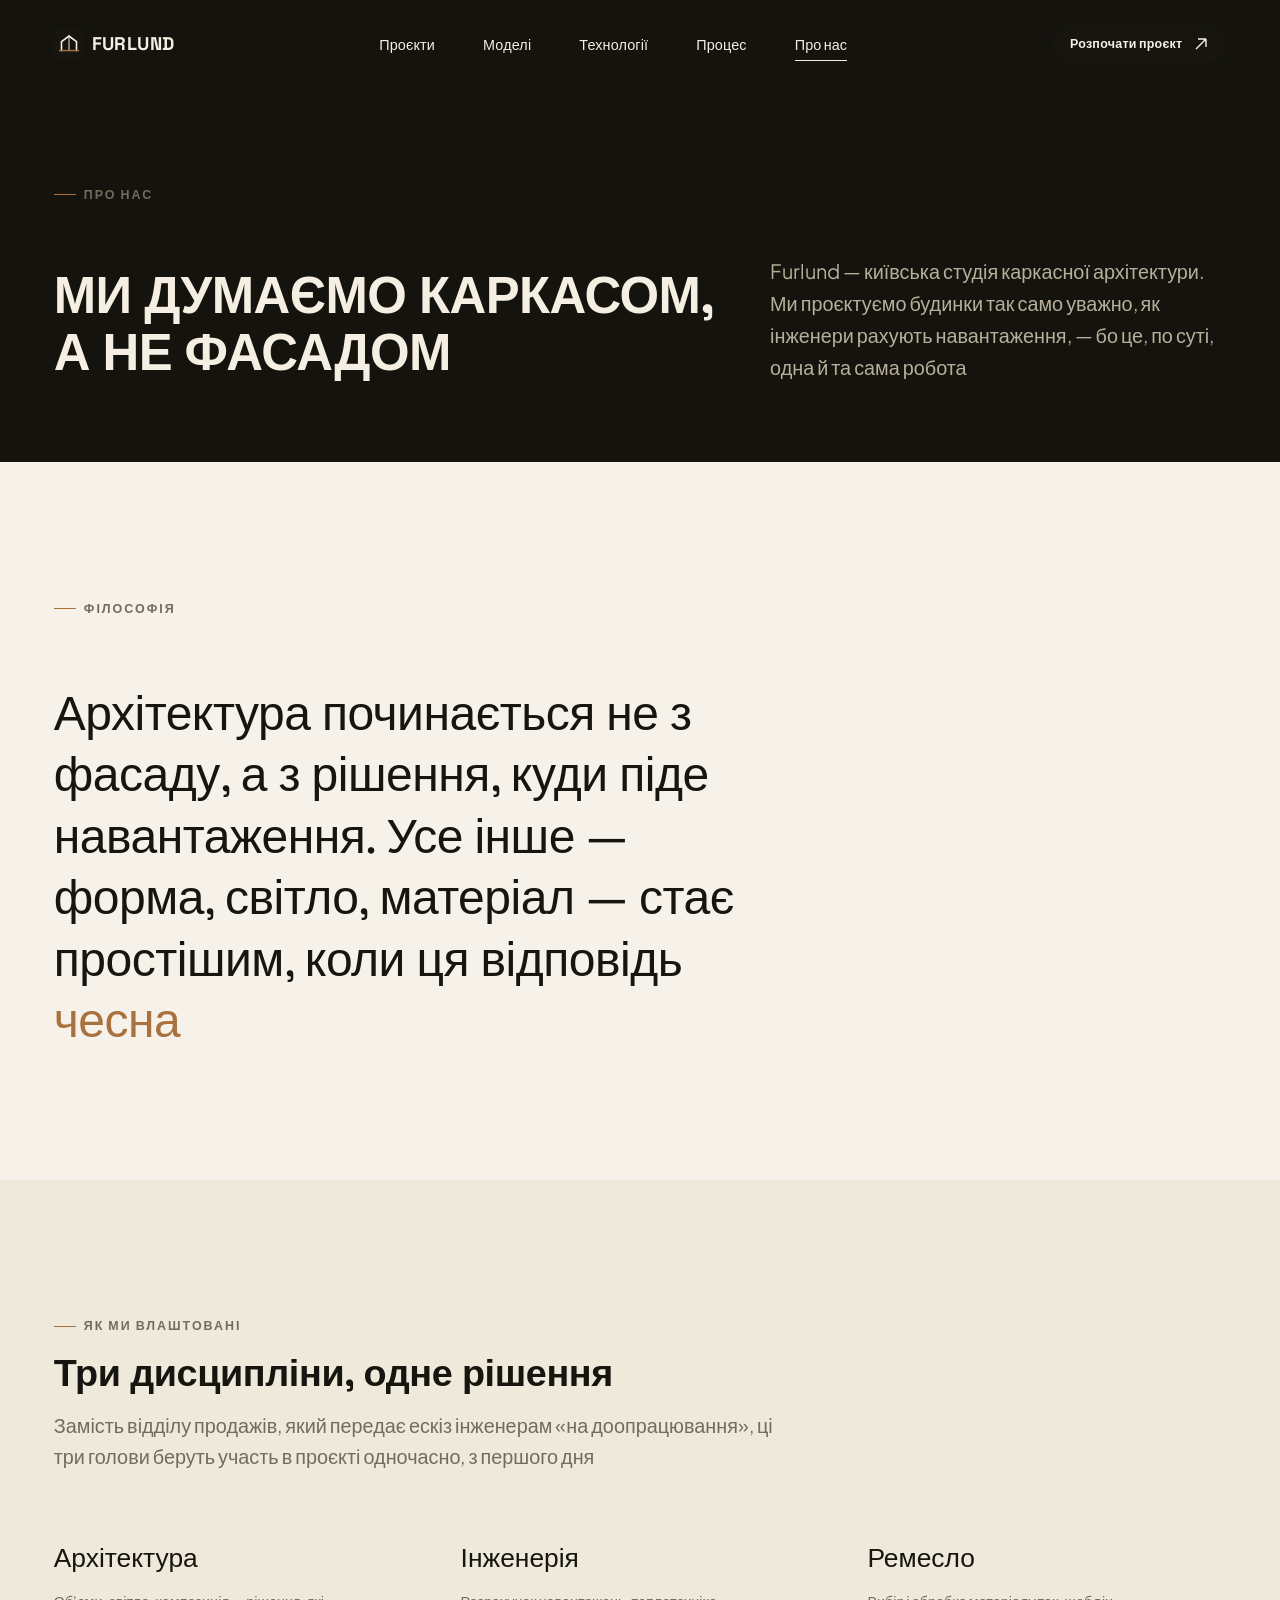
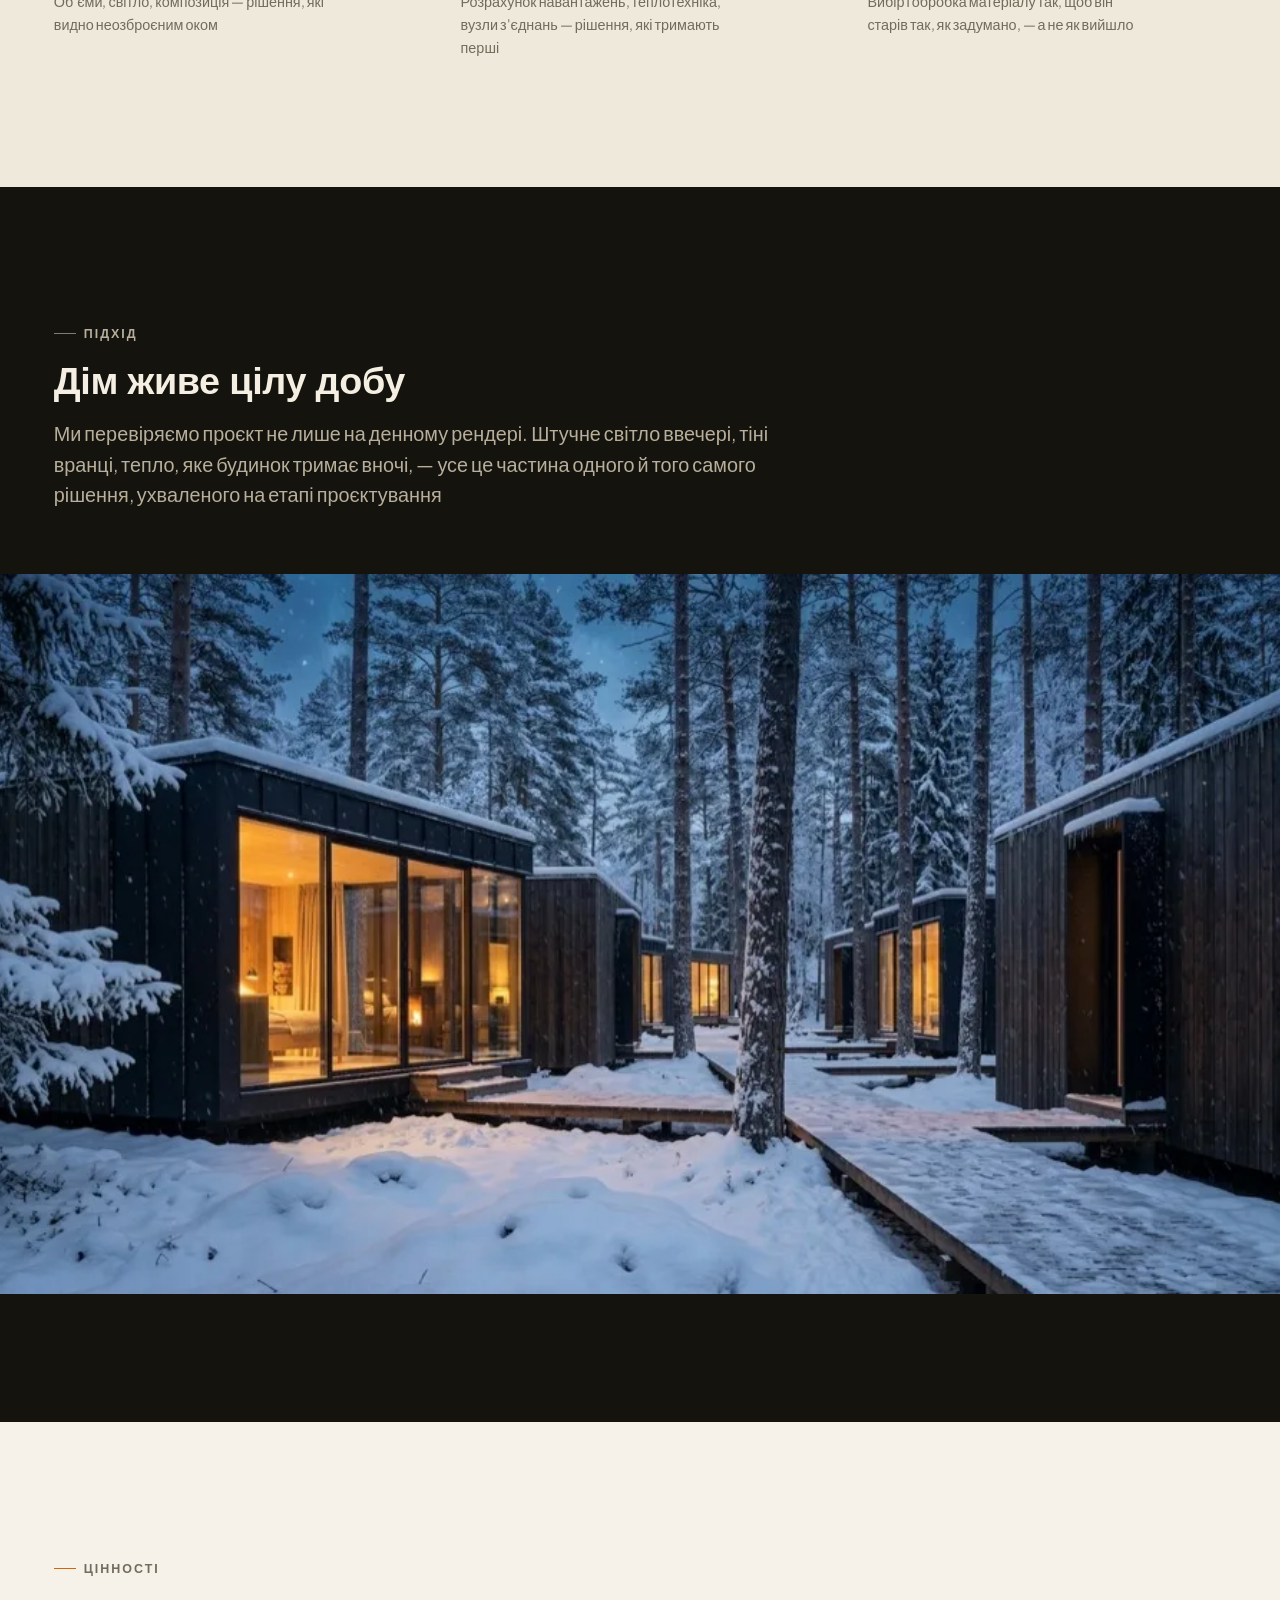
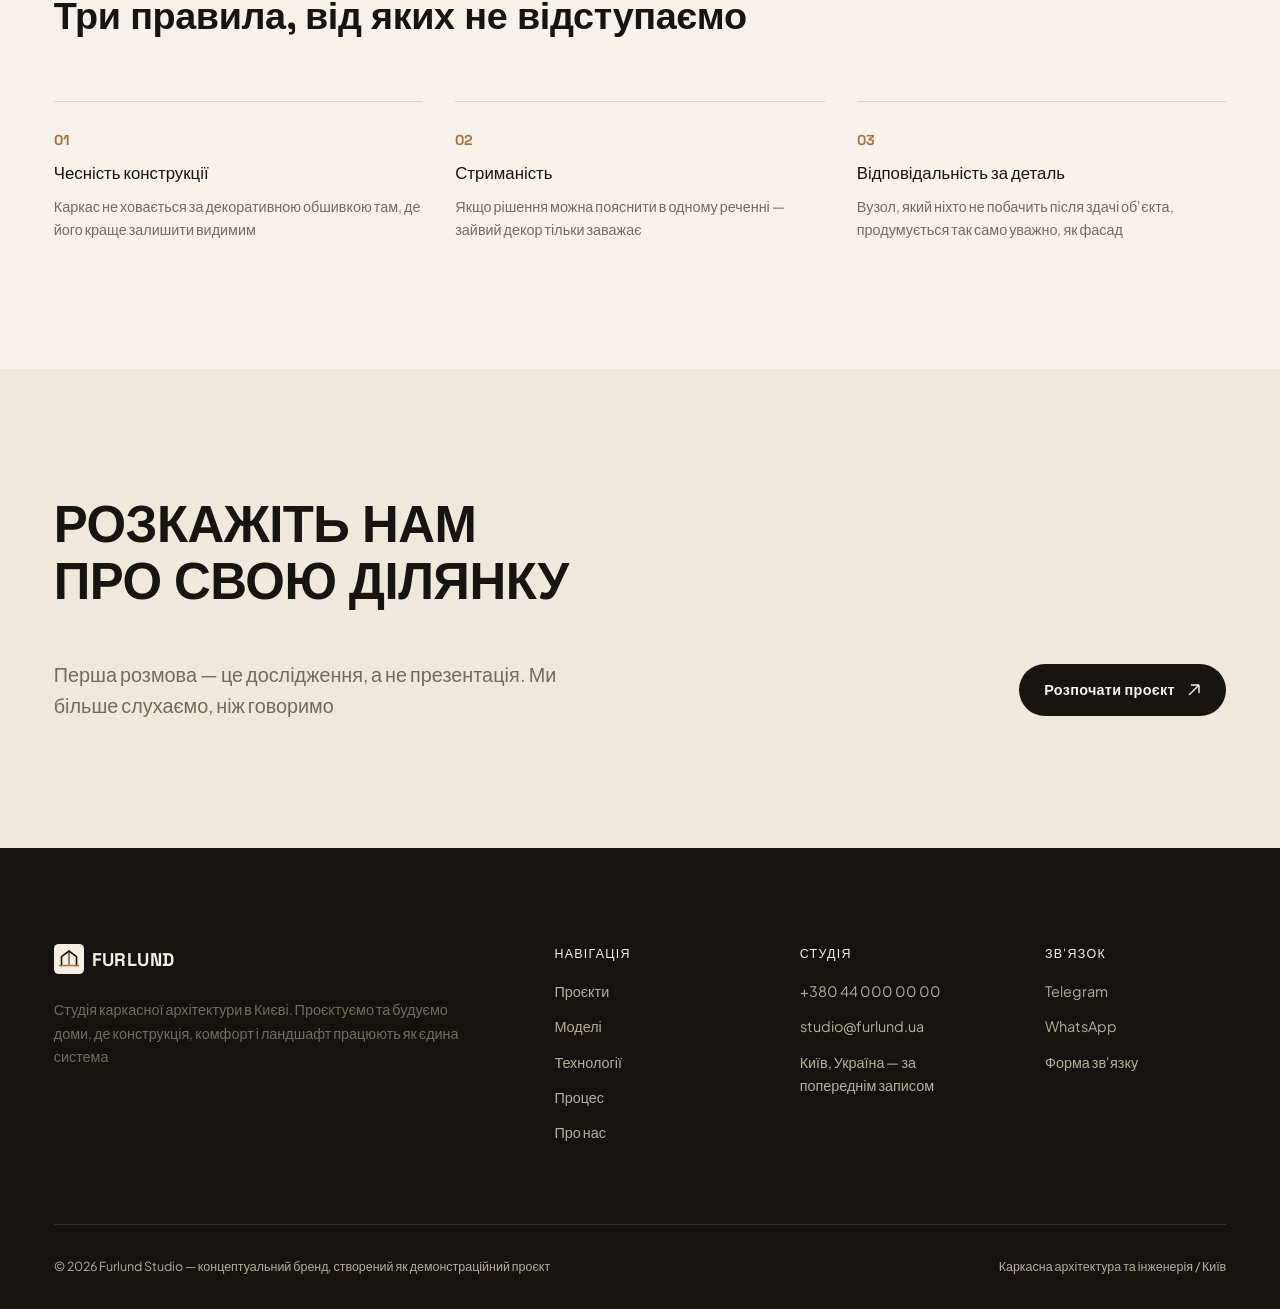
<file: about.html>
<!DOCTYPE html>
<html lang="uk">
<head>
<meta charset="UTF-8">
<meta name="viewport" content="width=device-width, initial-scale=1.0">
<title>Про нас — студія каркасної архітектури | Furlund, Київ</title>
<meta name="description" content="Furlund — київська студія каркасної архітектури. Філософія, дисципліни й цінності, на яких побудований підхід до кожного проєкту">
<link rel="canonical" href="https://furlund.ua/about.html">
<meta name="robots" content="index, follow">
<meta property="og:type" content="website">
<meta property="og:title" content="Про нас — Furlund, Київ">
<meta property="og:description" content="Філософія, дисципліни й цінності київської студії каркасної архітектури Furlund">
<meta property="og:image" content="assets/og-image.jpg">
<meta property="og:url" content="https://furlund.ua/about.html">
<meta property="og:locale" content="uk_UA">
<meta property="og:site_name" content="Furlund">
<meta name="twitter:card" content="summary_large_image">
<meta name="twitter:title" content="Про нас — Furlund, Київ">
<meta name="twitter:description" content="Філософія, дисципліни й цінності студії Furlund">
<meta name="twitter:image" content="assets/og-image.jpg">
<link rel="icon" href="assets/favicon.svg" type="image/svg+xml">
<link rel="icon" href="assets/favicon-32.png" sizes="32x32" type="image/png">
<link rel="apple-touch-icon" href="assets/apple-touch-icon.png">
<link rel="preconnect" href="https://fonts.googleapis.com">
<link rel="preconnect" href="https://fonts.gstatic.com" crossorigin>
<link href="https://fonts.googleapis.com/css2?family=Plus+Jakarta+Sans:wght@400;500;600&family=Space+Grotesk:wght@500;700&display=swap" rel="stylesheet">
<link rel="stylesheet" href="styles.css">
<script type="application/ld+json">
{
  "@context": "https://schema.org",
  "@type": "BreadcrumbList",
  "itemListElement": [
    {"@type":"ListItem","position":1,"name":"Furlund","item":"https://furlund.ua/index.html"},
    {"@type":"ListItem","position":2,"name":"Про нас","item":"https://furlund.ua/about.html"}
  ]
}
</script>
</head>
<body>
<a class="skip-link" href="#main">Перейти до основного вмісту</a>

<!-- ============================== HEADER ============================== -->
<header class="site-header" data-header>
  <div class="container site-header__inner">
    <a href="index.html" class="logo" aria-label="Furlund — на головну">
      <svg viewBox="0 0 64 64" aria-hidden="true">
        <rect class="logo__mark-bg" width="64" height="64" rx="10"/>
        <path class="logo__mark-line" d="M16 46 V27 L32 15 L48 27 V46" fill="none" stroke-width="3.4" stroke-linecap="square"/>
        <path class="logo__mark-line" d="M32 15 V46" fill="none" stroke-width="2" stroke-linecap="square"/>
        <path class="logo__mark-base" d="M12 46 H52" fill="none" stroke="var(--color-accent)" stroke-width="3" stroke-linecap="square"/>
      </svg>
      Furlund
    </a>
    <nav class="main-nav" aria-label="Основна навігація">
      <ul class="main-nav__list">
        <li><a class="nav-link" href="projects.html">Проєкти</a></li>
        <li><a class="nav-link" href="models.html">Моделі</a></li>
        <li><a class="nav-link" href="technology.html">Технології</a></li>
        <li><a class="nav-link" href="process.html">Процес</a></li>
        <li><a class="nav-link" href="about.html" aria-current="page">Про нас</a></li>
      </ul>
    </nav>
    <div class="header-actions">
      <a class="btn btn--primary btn--sm" href="contact.html">
        <span>Розпочати проєкт</span>
        <svg class="btn__arrow" width="14" height="14" viewBox="0 0 14 14" fill="none" aria-hidden="true"><path d="M2 12L12 2M12 2H4M12 2V10" stroke="currentColor" stroke-width="1.4"/></svg>
      </a>
      <button class="hamburger" aria-expanded="false" aria-controls="mobile-menu" aria-label="Відкрити меню">
        <span></span><span></span><span></span>
      </button>
    </div>
  </div>
</header>

<div class="mobile-menu" id="mobile-menu">
  <nav aria-label="Мобільна навігація">
    <ul class="mobile-menu__list">
      <li><a class="mobile-menu__link" href="projects.html"><small>01</small>Проєкти</a></li>
      <li><a class="mobile-menu__link" href="models.html"><small>02</small>Моделі</a></li>
      <li><a class="mobile-menu__link" href="technology.html"><small>03</small>Технології</a></li>
      <li><a class="mobile-menu__link" href="process.html"><small>04</small>Процес</a></li>
      <li><a class="mobile-menu__link" href="about.html"><small>05</small>Про нас</a></li>
      <li><a class="mobile-menu__link" href="contact.html"><small>06</small>Контакти</a></li>
    </ul>
  </nav>
  <div class="mobile-menu__footer">
    <a href="tel:+380440000000">+380 44 000 00 00</a>
    <a href="mailto:studio@furlund.ua">studio@furlund.ua</a>
  </div>
</div>

<main id="main">

<!-- ======================== PAGE HERO ======================== -->
<section class="page-hero">
  <div class="container page-hero__grid">
    <div>
      <p class="eyebrow" data-reveal>Про нас</p>
      <h1 class="h1 page-hero__title mt-8" data-reveal>Ми думаємо каркасом, а не фасадом</h1>
    </div>
    <p class="page-hero__lede" data-reveal>Furlund — київська студія каркасної архітектури. Ми проєктуємо будинки так само уважно, як інженери рахують навантаження, — бо це, по суті, одна й та сама робота</p>
  </div>
</section>

<!-- ======================== PHILOSOPHY ======================== -->
<section class="section statement">
  <div class="container">
    <p class="eyebrow" data-reveal>Філософія</p>
    <p class="statement__text mt-8" data-reveal>Архітектура починається не з фасаду, а з рішення, куди піде навантаження. Усе інше — форма, світло, матеріал — стає простішим, коли ця відповідь <em>чесна</em></p>
  </div>
</section>

<!-- ======================== DISCIPLINES ======================== -->
<section class="section" style="background:var(--color-surface)">
  <div class="container">
    <div class="section-heading" data-reveal>
      <p class="eyebrow section-heading__eyebrow">Як ми влаштовані</p>
      <h2 class="h2 section-heading__title">Три дисципліни, одне рішення</h2>
      <p class="body-l">Замість відділу продажів, який передає ескіз інженерам «на доопрацювання», ці три голови беруть участь в проєкті одночасно, з першого дня</p>
    </div>
    <div class="parameters" style="grid-template-columns:repeat(auto-fit,minmax(220px,1fr))" data-reveal-group>
      <div data-reveal>
        <p class="h3" style="margin-bottom:var(--space-3)">Архітектура</p>
        <p class="parameter__label">Об'єми, світло, композиція — рішення, які видно неозброєним оком</p>
      </div>
      <div data-reveal>
        <p class="h3" style="margin-bottom:var(--space-3)">Інженерія</p>
        <p class="parameter__label">Розрахунок навантажень, теплотехніка, вузли з'єднань — рішення, які тримають перші</p>
      </div>
      <div data-reveal>
        <p class="h3" style="margin-bottom:var(--space-3)">Ремесло</p>
        <p class="parameter__label">Вибір і обробка матеріалу так, щоб він старів так, як задумано, — а не як вийшло</p>
      </div>
    </div>
  </div>
</section>

<!-- ======================== DAY–NIGHT VIDEO ======================== -->
<section class="section" data-theme="dark">
  <div class="container">
    <div class="section-heading" data-reveal>
      <p class="eyebrow section-heading__eyebrow">Підхід</p>
      <h2 class="h2 section-heading__title">Дім живе цілу добу</h2>
      <p class="body-l">Ми перевіряємо проєкт не лише на денному рендері. Штучне світло ввечері, тіні вранці, тепло, яке будинок тримає вночі, — усе це частина одного й того самого рішення, ухваленого на етапі проєктування</p>
    </div>
  </div>
  <div class="media-frame" data-reveal="scale-only" style="aspect-ratio:16/9; max-width:var(--container-max); margin-inline:auto">
    <video muted loop playsinline autoplay preload="metadata" poster="assets/images/winter-md.webp" style="width:100%; height:100%; object-fit:cover">
      <source src="assets/video/day-night.mp4" type="video/mp4">
    </video>
  </div>
</section>

<!-- ======================== VALUES ======================== -->
<section class="section">
  <div class="container">
    <div class="section-heading" data-reveal>
      <p class="eyebrow section-heading__eyebrow">Цінності</p>
      <h2 class="h2 section-heading__title">Три правила, від яких не відступаємо</h2>
    </div>
    <div class="mini-steps" data-reveal-group>
      <div class="mini-step" data-reveal>
        <span class="mini-step__index">01</span>
        <p class="mini-step__title">Чесність конструкції</p>
        <p class="mini-step__desc">Каркас не ховається за декоративною обшивкою там, де його краще залишити видимим</p>
      </div>
      <div class="mini-step" data-reveal>
        <span class="mini-step__index">02</span>
        <p class="mini-step__title">Стриманість</p>
        <p class="mini-step__desc">Якщо рішення можна пояснити в одному реченні — зайвий декор тільки заважає</p>
      </div>
      <div class="mini-step" data-reveal>
        <span class="mini-step__index">03</span>
        <p class="mini-step__title">Відповідальність за деталь</p>
        <p class="mini-step__desc">Вузол, який ніхто не побачить після здачі об'єкта, продумується так само уважно, як фасад</p>
      </div>
    </div>
  </div>
</section>

<!-- ======================== CTA ======================== -->
<section class="section final-cta" style="background:var(--color-surface)">
  <div class="container">
    <h2 class="h1 final-cta__title" data-reveal>Розкажіть нам про свою ділянку</h2>
    <div class="final-cta__row" data-reveal>
      <p class="body-l" style="max-width:32rem">Перша розмова — це дослідження, а не презентація. Ми більше слухаємо, ніж говоримо</p>
      <a class="btn btn--primary" href="contact.html">
        <span>Розпочати проєкт</span>
        <svg class="btn__arrow" width="14" height="14" viewBox="0 0 14 14" fill="none" aria-hidden="true"><path d="M2 12L12 2M12 2H4M12 2V10" stroke="currentColor" stroke-width="1.4"/></svg>
      </a>
    </div>
  </div>
</section>

</main>

<!-- ============================== FOOTER ============================== -->
<footer class="site-footer">
  <div class="container">
    <div class="footer-top">
      <div class="footer-brand">
        <a href="index.html" class="logo" aria-label="Furlund — на головну">
          <svg viewBox="0 0 64 64" aria-hidden="true">
            <rect class="logo__mark-bg" width="64" height="64" rx="10"/>
            <path class="logo__mark-line" d="M16 46 V27 L32 15 L48 27 V46" fill="none" stroke-width="3.4" stroke-linecap="square"/>
            <path class="logo__mark-line" d="M32 15 V46" fill="none" stroke-width="2" stroke-linecap="square"/>
            <path d="M12 46 H52" fill="none" stroke="var(--color-accent)" stroke-width="3" stroke-linecap="square"/>
          </svg>
          Furlund
        </a>
        <p class="body-s">Студія каркасної архітектури в Києві. Проєктуємо та будуємо доми, де конструкція, комфорт і ландшафт працюють як єдина система</p>
      </div>
      <div class="footer-cols">
        <div class="footer-col">
          <p class="footer-col__title">Навігація</p>
          <ul>
            <li><a href="projects.html">Проєкти</a></li>
            <li><a href="models.html">Моделі</a></li>
            <li><a href="technology.html">Технології</a></li>
            <li><a href="process.html">Процес</a></li>
            <li><a href="about.html">Про нас</a></li>
          </ul>
        </div>
        <div class="footer-col">
          <p class="footer-col__title">Студія</p>
          <ul>
            <li><a href="tel:+380440000000">+380 44 000 00 00</a></li>
            <li><a href="mailto:studio@furlund.ua">studio@furlund.ua</a></li>
            <li>Київ, Україна — за попереднім записом</li>
          </ul>
        </div>
        <div class="footer-col">
          <p class="footer-col__title">Зв'язок</p>
          <ul>
            <li><a href="https://t.me/furlundstudio" target="_blank" rel="noopener">Telegram</a></li>
            <li><a href="https://wa.me/380440000000" target="_blank" rel="noopener">WhatsApp</a></li>
            <li><a href="contact.html">Форма зв'язку</a></li>
          </ul>
        </div>
      </div>
    </div>
    <div class="footer-bottom">
      <p>© <span data-current-year></span> Furlund Studio — концептуальний бренд, створений як демонстраційний проєкт</p>
      <p>Каркасна архітектура та інженерія / Київ</p>
    </div>
  </div>
</footer>

<script src="script.js"></script>
</body>
</html>
</file>
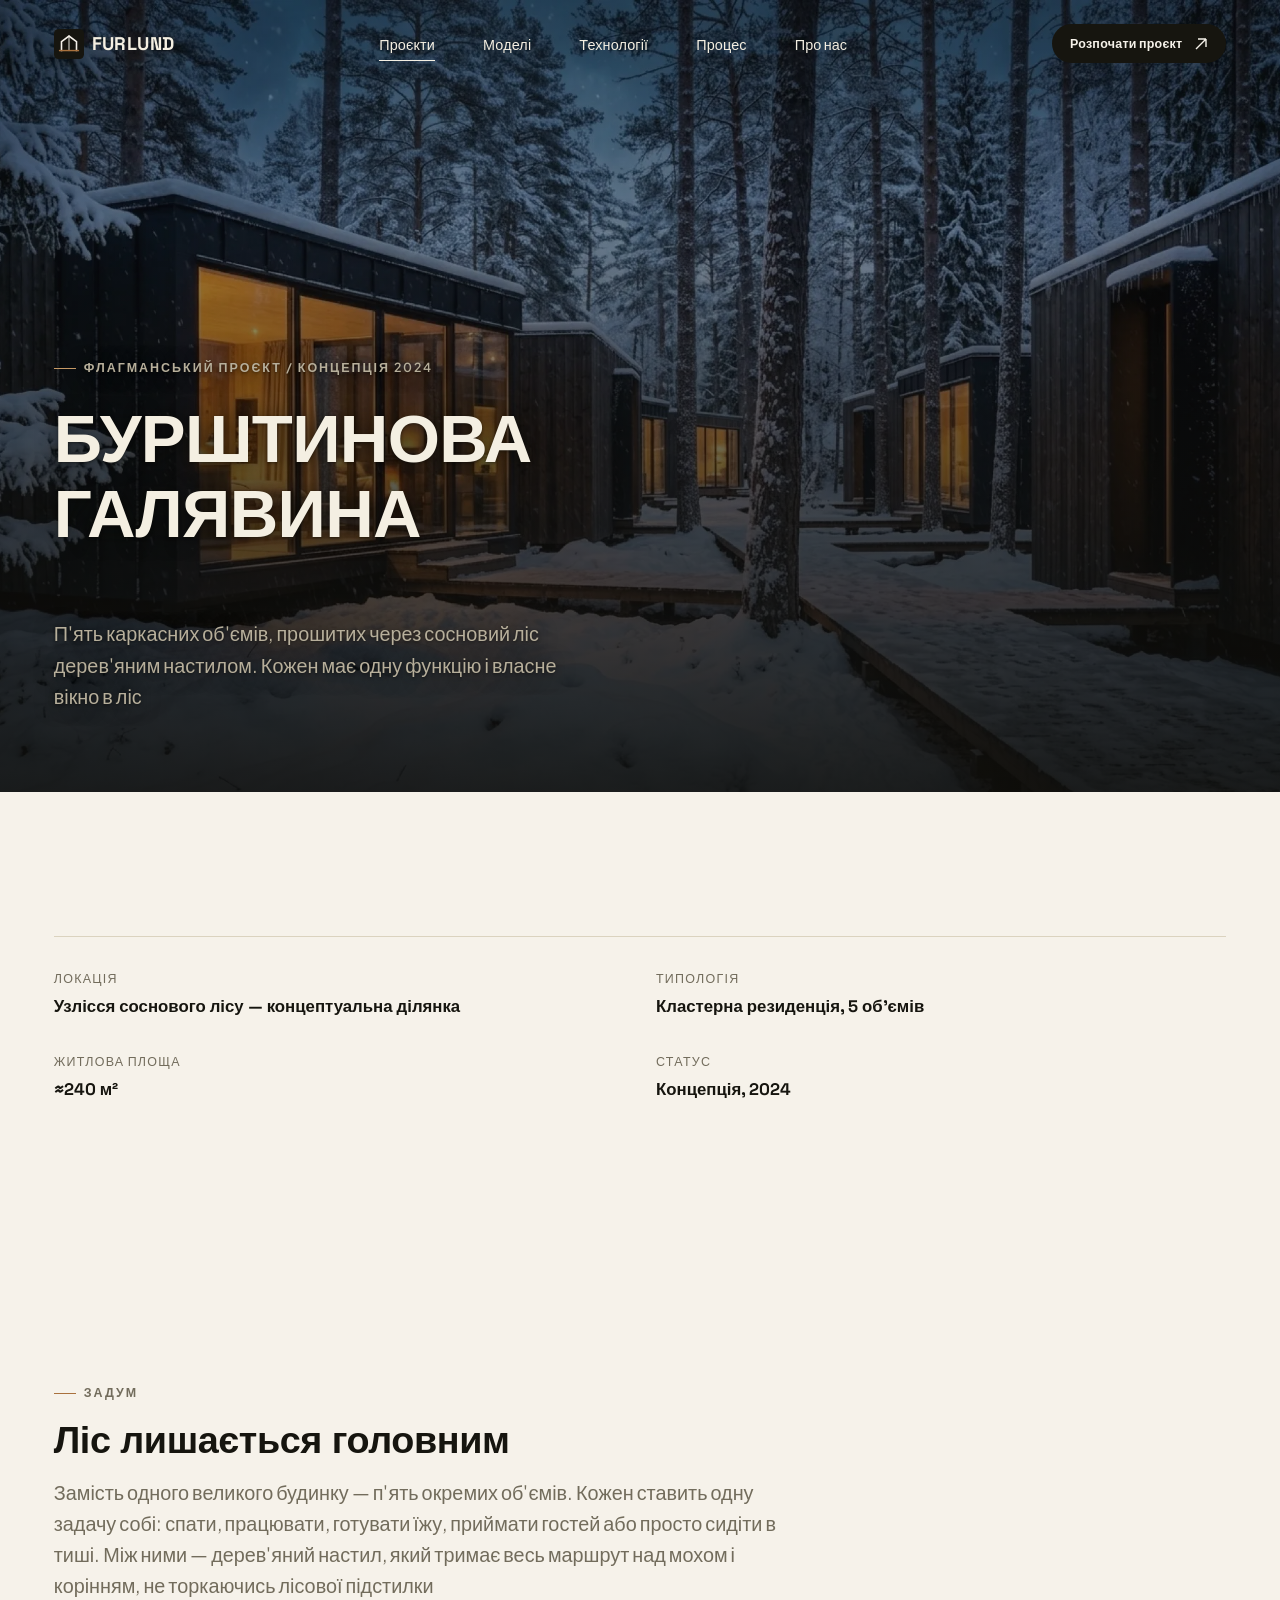
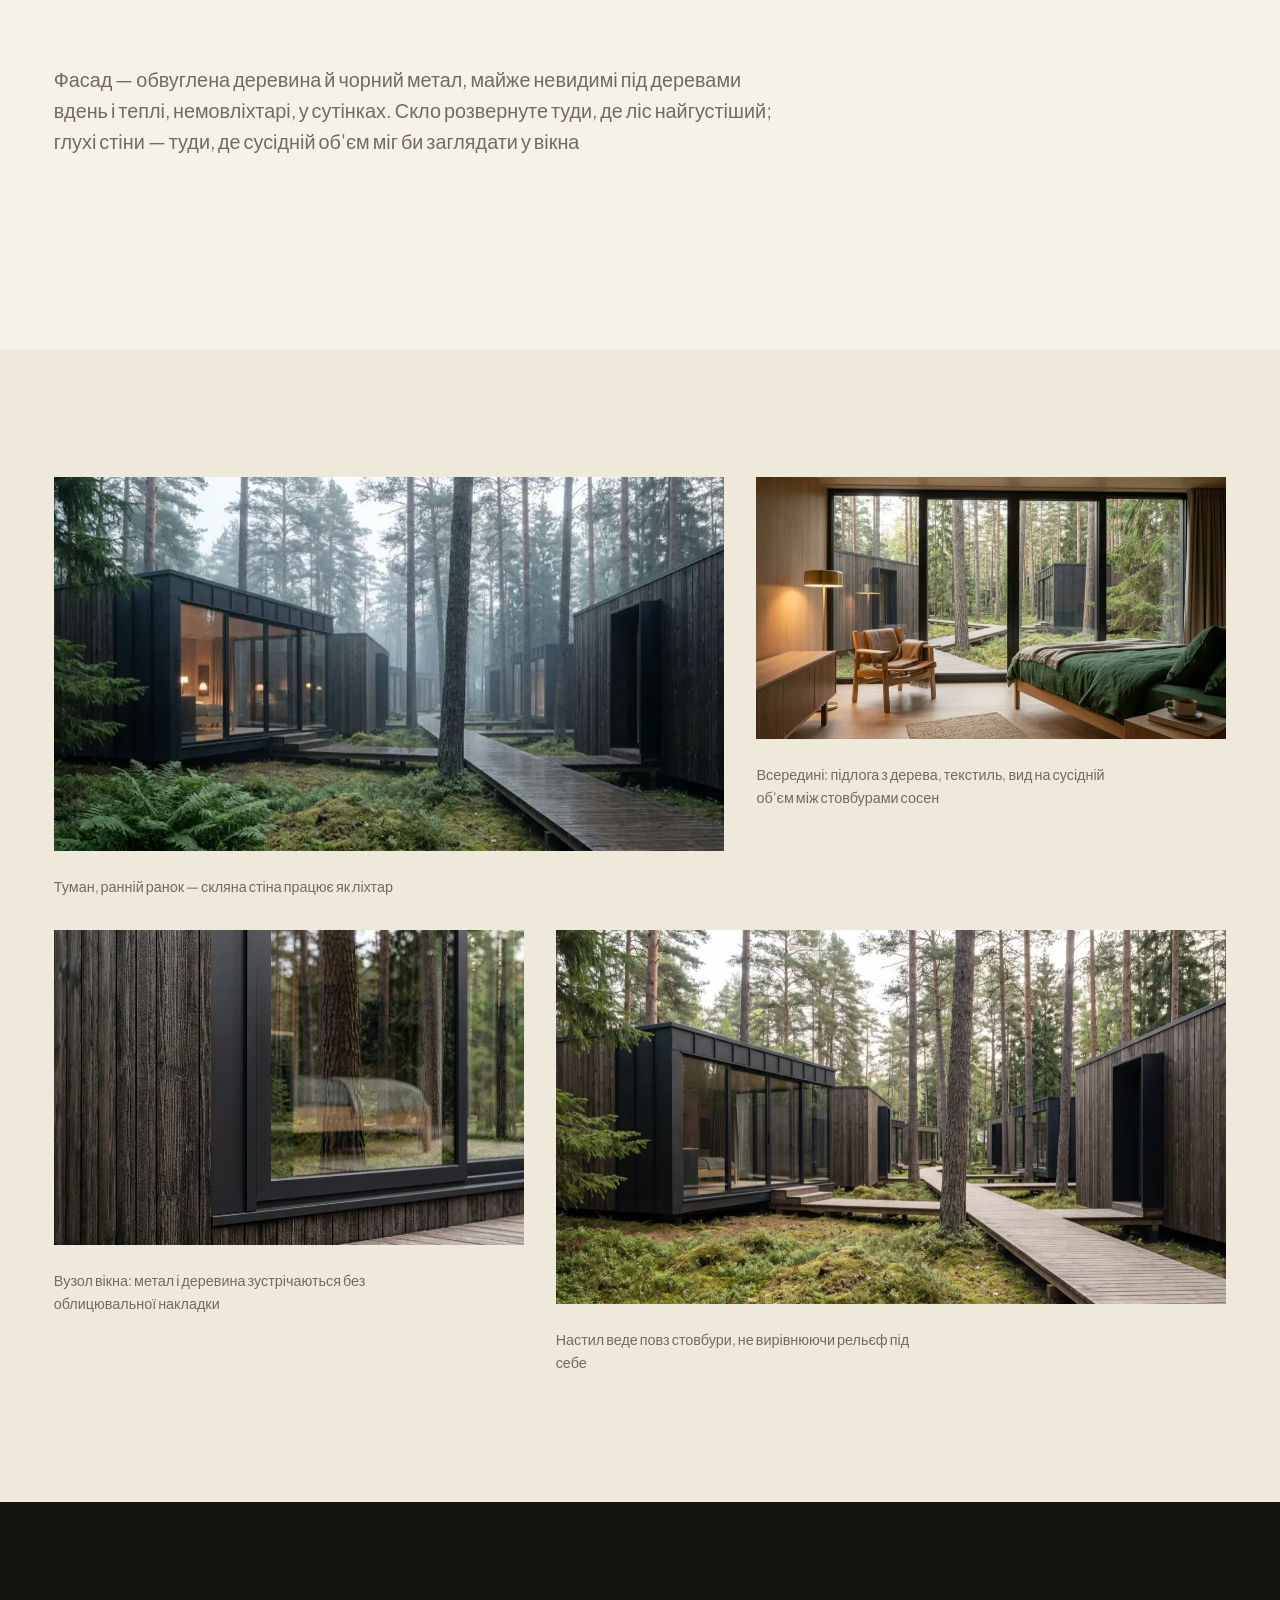
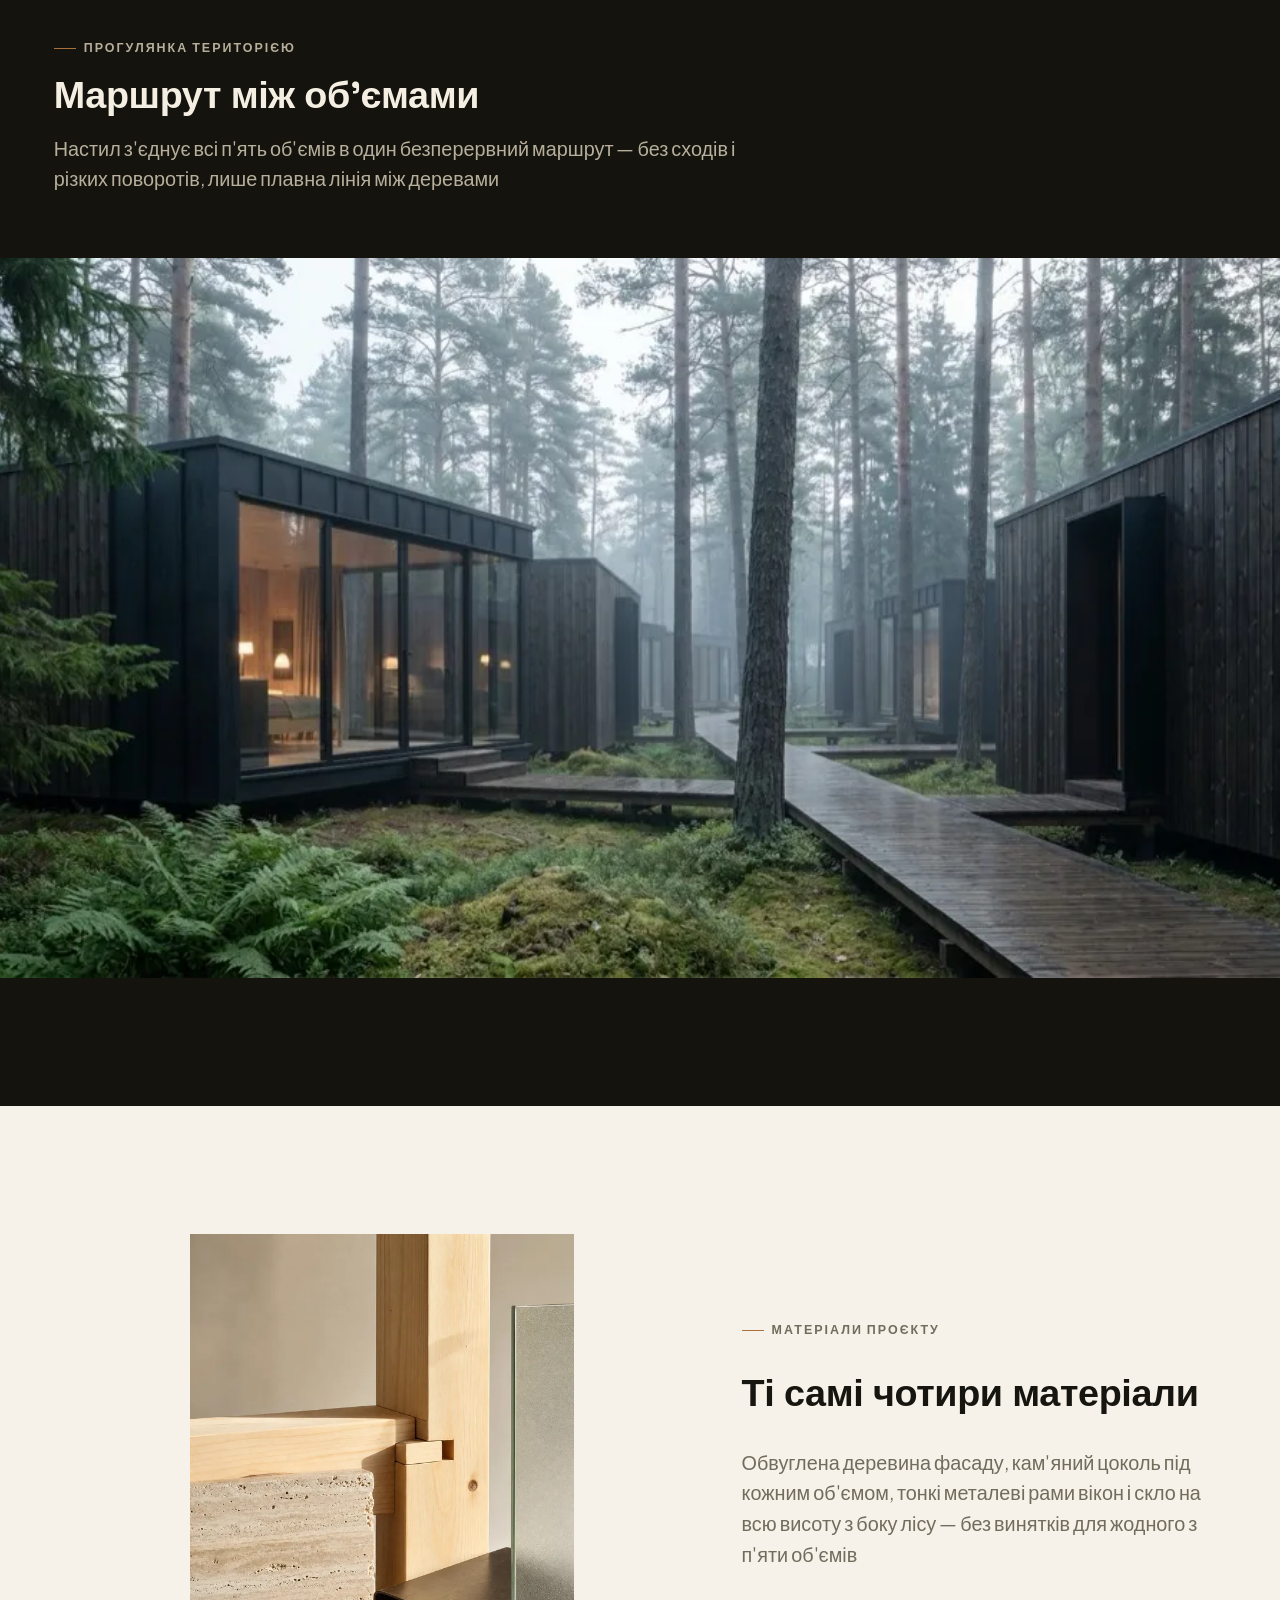
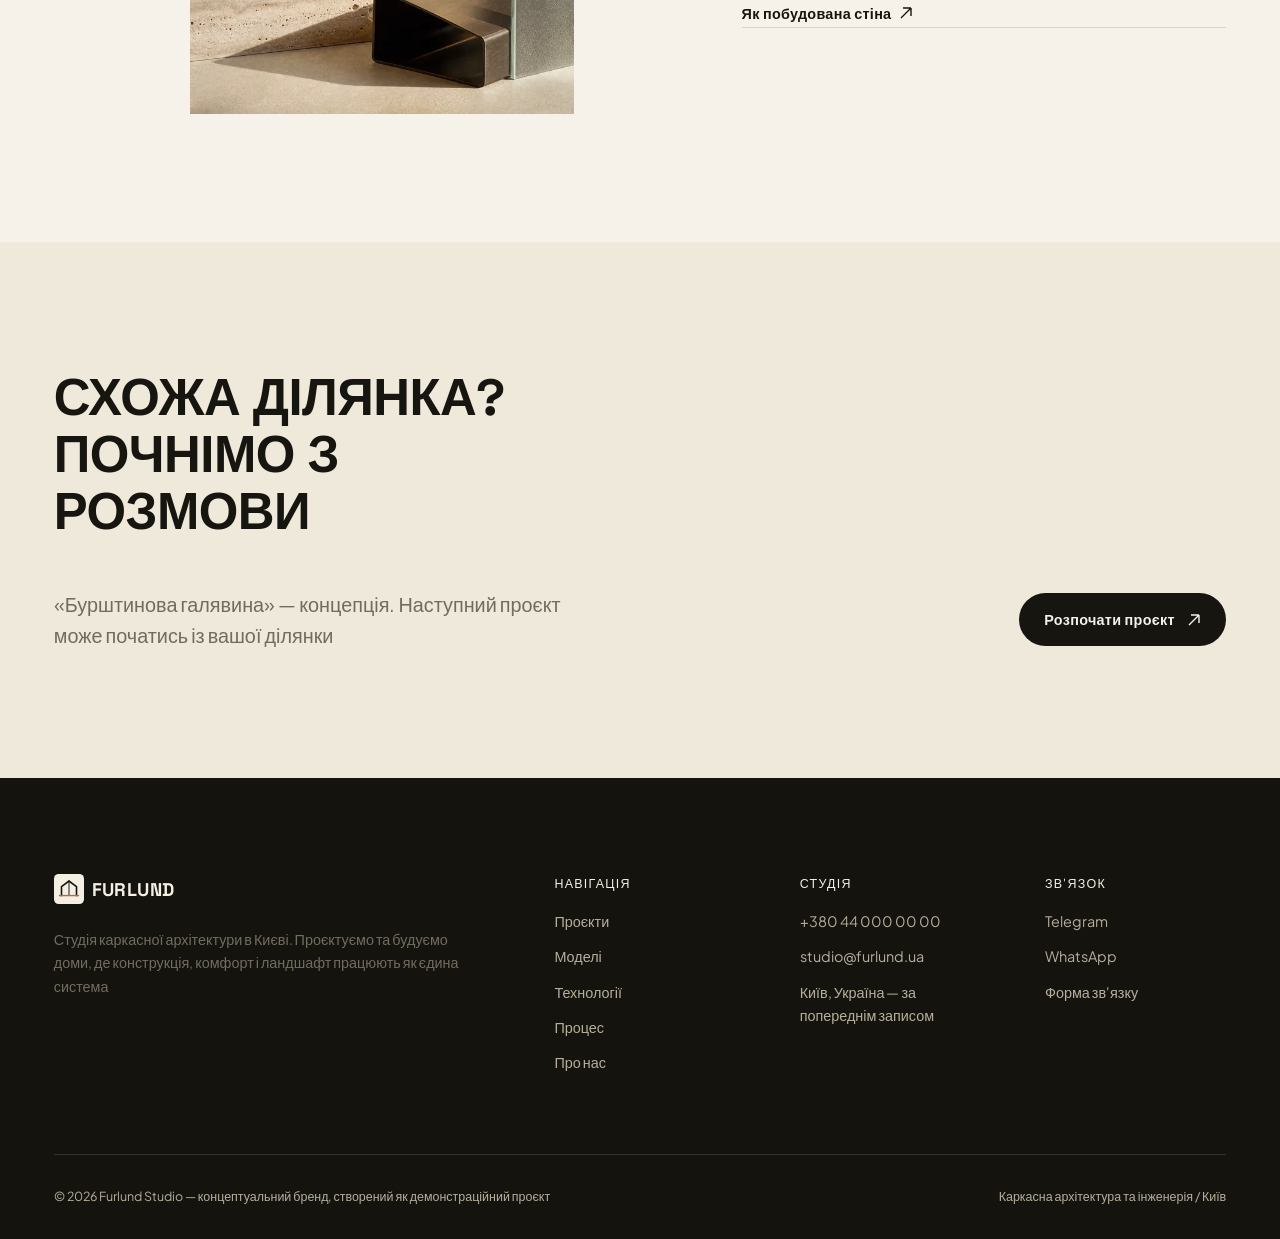
<file: amber-hollow.html>
<!DOCTYPE html>
<html lang="uk">
<head>
<meta charset="UTF-8">
<meta name="viewport" content="width=device-width, initial-scale=1.0">
<title>Бурштинова галявина — проєкт Furlund, Київ</title>
<meta name="description" content="Бурштинова галявина: кластерна резиденція з п'яти каркасних об'ємів у сосновому лісі. Локація, площа, матеріали й відео прогулянки територією">
<link rel="canonical" href="https://furlund.ua/amber-hollow.html">
<meta name="robots" content="index, follow">
<meta property="og:type" content="article">
<meta property="og:title" content="Бурштинова галявина — проєкт Furlund">
<meta property="og:description" content="Кластерна резиденція з п'яти каркасних об'ємів, прошитих через сосновий ліс дерев'яним настилом">
<meta property="og:image" content="assets/og-image.jpg">
<meta property="og:url" content="https://furlund.ua/amber-hollow.html">
<meta property="og:locale" content="uk_UA">
<meta property="og:site_name" content="Furlund">
<meta name="twitter:card" content="summary_large_image">
<meta name="twitter:title" content="Бурштинова галявина — проєкт Furlund">
<meta name="twitter:description" content="Кластерна резиденція з п'яти каркасних об'ємів у сосновому лісі">
<meta name="twitter:image" content="assets/og-image.jpg">
<link rel="icon" href="assets/favicon.svg" type="image/svg+xml">
<link rel="icon" href="assets/favicon-32.png" sizes="32x32" type="image/png">
<link rel="apple-touch-icon" href="assets/apple-touch-icon.png">
<link rel="preconnect" href="https://fonts.googleapis.com">
<link rel="preconnect" href="https://fonts.gstatic.com" crossorigin>
<link href="https://fonts.googleapis.com/css2?family=Plus+Jakarta+Sans:wght@400;500;600&family=Space+Grotesk:wght@500;700&display=swap" rel="stylesheet">
<link rel="stylesheet" href="styles.css">
<script type="application/ld+json">
{
  "@context": "https://schema.org",
  "@type": "BreadcrumbList",
  "itemListElement": [
    {"@type":"ListItem","position":1,"name":"Furlund","item":"https://furlund.ua/index.html"},
    {"@type":"ListItem","position":2,"name":"Проєкти","item":"https://furlund.ua/projects.html"},
    {"@type":"ListItem","position":3,"name":"Бурштинова галявина","item":"https://furlund.ua/amber-hollow.html"}
  ]
}
</script>
</head>
<body>
<a class="skip-link" href="#main">Перейти до основного вмісту</a>

<!-- ============================== HEADER ============================== -->
<header class="site-header theme-dark" data-header>
  <div class="container site-header__inner">
    <a href="index.html" class="logo" aria-label="Furlund — на головну">
      <svg viewBox="0 0 64 64" aria-hidden="true">
        <rect class="logo__mark-bg" width="64" height="64" rx="10"/>
        <path class="logo__mark-line" d="M16 46 V27 L32 15 L48 27 V46" fill="none" stroke-width="3.4" stroke-linecap="square"/>
        <path class="logo__mark-line" d="M32 15 V46" fill="none" stroke-width="2" stroke-linecap="square"/>
        <path class="logo__mark-base" d="M12 46 H52" fill="none" stroke="var(--color-accent)" stroke-width="3" stroke-linecap="square"/>
      </svg>
      Furlund
    </a>
    <nav class="main-nav" aria-label="Основна навігація">
      <ul class="main-nav__list">
        <li><a class="nav-link" href="projects.html" aria-current="page">Проєкти</a></li>
        <li><a class="nav-link" href="models.html">Моделі</a></li>
        <li><a class="nav-link" href="technology.html">Технології</a></li>
        <li><a class="nav-link" href="process.html">Процес</a></li>
        <li><a class="nav-link" href="about.html">Про нас</a></li>
      </ul>
    </nav>
    <div class="header-actions">
      <a class="btn btn--primary btn--sm" href="contact.html">
        <span>Розпочати проєкт</span>
        <svg class="btn__arrow" width="14" height="14" viewBox="0 0 14 14" fill="none" aria-hidden="true"><path d="M2 12L12 2M12 2H4M12 2V10" stroke="currentColor" stroke-width="1.4"/></svg>
      </a>
      <button class="hamburger" aria-expanded="false" aria-controls="mobile-menu" aria-label="Відкрити меню">
        <span></span><span></span><span></span>
      </button>
    </div>
  </div>
</header>

<div class="mobile-menu" id="mobile-menu">
  <nav aria-label="Мобільна навігація">
    <ul class="mobile-menu__list">
      <li><a class="mobile-menu__link" href="projects.html"><small>01</small>Проєкти</a></li>
      <li><a class="mobile-menu__link" href="models.html"><small>02</small>Моделі</a></li>
      <li><a class="mobile-menu__link" href="technology.html"><small>03</small>Технології</a></li>
      <li><a class="mobile-menu__link" href="process.html"><small>04</small>Процес</a></li>
      <li><a class="mobile-menu__link" href="about.html"><small>05</small>Про нас</a></li>
      <li><a class="mobile-menu__link" href="contact.html"><small>06</small>Контакти</a></li>
    </ul>
  </nav>
  <div class="mobile-menu__footer">
    <a href="tel:+380440000000">+380 44 000 00 00</a>
    <a href="mailto:studio@furlund.ua">studio@furlund.ua</a>
  </div>
</div>

<main id="main">

<!-- ======================== PROJECT HERO ======================== -->
<section class="hero" style="min-height:88svh">
  <div class="hero__media" aria-hidden="true">
    <img src="assets/images/winter.webp" srcset="assets/images/winter-md.webp 900w, assets/images/winter.webp 2000w" sizes="100vw" alt="" loading="eager" width="2000" height="1116">
  </div>
  <div class="container hero__content" style="padding-bottom:var(--space-9)">
    <p class="eyebrow hero__eyebrow">Флагманський проєкт / Концепція 2024</p>
    <h1 class="hero__title" style="font-size:var(--fs-display-l)">Бурштинова галявина</h1>
    <p class="hero__statement mt-8">П'ять каркасних об'ємів, прошитих через сосновий ліс дерев'яним настилом. Кожен має одну функцію і власне вікно в ліс</p>
  </div>
</section>

<!-- ======================== PROJECT META ======================== -->
<section class="section section--tight">
  <div class="container">
    <dl class="featured__meta" style="grid-template-columns:repeat(2,1fr); gap:var(--space-6)" data-reveal-group>
      <div data-reveal>
        <dt>Локація</dt>
        <dd>Узлісся соснового лісу — концептуальна ділянка</dd>
      </div>
      <div data-reveal>
        <dt>Типологія</dt>
        <dd>Кластерна резиденція, 5 об'ємів</dd>
      </div>
      <div data-reveal>
        <dt>Житлова площа</dt>
        <dd>≈240&nbsp;м²</dd>
      </div>
      <div data-reveal>
        <dt>Статус</dt>
        <dd>Концепція, 2024</dd>
      </div>
    </dl>
  </div>
</section>

<!-- ======================== PROJECT STORY ======================== -->
<section class="section">
  <div class="container">
    <div class="section-heading" data-reveal>
      <p class="eyebrow section-heading__eyebrow">Задум</p>
      <h2 class="h2 section-heading__title">Ліс лишається головним</h2>
      <p class="body-l">Замість одного великого будинку — п'ять окремих об'ємів. Кожен ставить одну задачу собі: спати, працювати, готувати їжу, приймати гостей або просто сидіти в тиші. Між ними — дерев'яний настил, який тримає весь маршрут над мохом і корінням, не торкаючись лісової підстилки</p>
      <p class="body-l mt-8">Фасад — обвуглена деревина й чорний метал, майже невидимі під деревами вдень і теплі, немовліхтарі, у сутінках. Скло розвернуте туди, де ліс найгустіший; глухі стіни — туди, де сусідній об'єм міг би заглядати у вікна</p>
    </div>
  </div>
</section>

<!-- ======================== PROJECT GALLERY ======================== -->
<section class="section section--flush-top" style="background:var(--color-surface)">
  <div class="container">
    <div class="editorial-grid" data-reveal-group>
      <div class="editorial-card" data-reveal>
        <div class="media-frame editorial-card__media">
          <img src="assets/images/fog.webp" srcset="assets/images/fog-md.webp 900w, assets/images/fog.webp 2000w" sizes="(min-width: 780px) 55vw, 100vw" alt="Об'єми Бурштинової галявини світяться крізь ранковий туман" loading="lazy" width="2000" height="1116">
        </div>
        <p class="editorial-card__desc">Туман, ранній ранок — скляна стіна працює як ліхтар</p>
      </div>
      <div class="editorial-card" data-reveal>
        <div class="media-frame editorial-card__media">
          <img src="assets/images/interior.webp" srcset="assets/images/interior-md.webp 900w, assets/images/interior.webp 1800w" sizes="(min-width: 780px) 40vw, 100vw" alt="Інтер'єр модуля, скло на всю висоту з видом на ліс" loading="lazy" width="1800" height="1004">
        </div>
        <p class="editorial-card__desc">Всередині: підлога з дерева, текстиль, вид на сусідній об'єм між стовбурами сосен</p>
      </div>
      <div class="editorial-card" data-reveal>
        <div class="media-frame editorial-card__media">
          <img src="assets/images/detail.webp" srcset="assets/images/detail-md.webp 900w, assets/images/detail.webp 1800w" sizes="(min-width: 780px) 40vw, 100vw" alt="Деталь обвугленої дерев'яної обшивки й чорної металевої рами вікна" loading="lazy" width="1800" height="1207">
        </div>
        <p class="editorial-card__desc">Вузол вікна: метал і деревина зустрічаються без облицювальної накладки</p>
      </div>
      <div class="editorial-card" data-reveal>
        <div class="media-frame editorial-card__media">
          <img src="assets/images/hero-forest.webp" srcset="assets/images/hero-forest-md.webp 1200w, assets/images/hero-forest.webp 2560w" sizes="(min-width: 780px) 55vw, 100vw" alt="Об'єми на дерев'яному настилі серед соснового лісу, денне світло" loading="lazy" width="2560" height="1429">
        </div>
        <p class="editorial-card__desc">Настил веде повз стовбури, не вирівнюючи рельєф під себе</p>
      </div>
    </div>
  </div>
</section>

<!-- ======================== WALKTHROUGH VIDEO ======================== -->
<section class="section" data-theme="dark">
  <div class="container">
    <div class="section-heading" data-reveal>
      <p class="eyebrow section-heading__eyebrow">Прогулянка територією</p>
      <h2 class="h2 section-heading__title">Маршрут між об'ємами</h2>
      <p class="body-l">Настил з'єднує всі п'ять об'ємів в один безперервний маршрут — без сходів і різких поворотів, лише плавна лінія між деревами</p>
    </div>
  </div>
  <div class="media-frame" data-reveal="scale-only" style="aspect-ratio:16/9; max-width:var(--container-max); margin-inline:auto">
    <video muted loop playsinline autoplay preload="metadata" poster="assets/images/fog-md.webp" style="width:100%; height:100%; object-fit:cover">
      <source src="assets/video/walkthrough.mp4" type="video/mp4">
    </video>
  </div>
</section>

<!-- ======================== MATERIALS NOTE ======================== -->
<section class="section">
  <div class="container">
    <div class="featured" data-reveal-group>
      <div class="media-frame featured__media" data-reveal="scale">
        <img src="assets/images/materials-still.webp" srcset="assets/images/materials-still-md.webp 800w, assets/images/materials-still.webp 1400w" sizes="(min-width: 900px) 45vw, 100vw" alt="Натюрморт із матеріалів проєкту: деревина, камінь, метал і скло" loading="lazy" width="1120" height="1400">
      </div>
      <div class="featured__body">
        <p class="eyebrow" data-reveal>Матеріали проєкту</p>
        <h2 class="h2" data-reveal>Ті самі чотири матеріали</h2>
        <p class="body-l" data-reveal>Обвуглена деревина фасаду, кам'яний цоколь під кожним об'ємом, тонкі металеві рами вікон і скло на всю висоту з боку лісу — без винятків для жодного з п'яти об'ємів</p>
        <a class="link-arrow" href="technology.html" data-reveal>
          <span>Як побудована стіна</span>
          <svg width="14" height="14" viewBox="0 0 14 14" fill="none" aria-hidden="true"><path d="M2 12L12 2M12 2H4M12 2V10" stroke="currentColor" stroke-width="1.4"/></svg>
        </a>
      </div>
    </div>
  </div>
</section>

<!-- ======================== PROJECT CTA ======================== -->
<section class="section final-cta" style="background:var(--color-surface)">
  <div class="container">
    <h2 class="h1 final-cta__title" data-reveal>Схожа ділянка? Почнімо з розмови</h2>
    <div class="final-cta__row" data-reveal>
      <p class="body-l" style="max-width:32rem">«Бурштинова галявина» — концепція. Наступний проєкт може початись із вашої ділянки</p>
      <a class="btn btn--primary" href="contact.html">
        <span>Розпочати проєкт</span>
        <svg class="btn__arrow" width="14" height="14" viewBox="0 0 14 14" fill="none" aria-hidden="true"><path d="M2 12L12 2M12 2H4M12 2V10" stroke="currentColor" stroke-width="1.4"/></svg>
      </a>
    </div>
  </div>
</section>

</main>

<!-- ============================== FOOTER ============================== -->
<footer class="site-footer">
  <div class="container">
    <div class="footer-top">
      <div class="footer-brand">
        <a href="index.html" class="logo" aria-label="Furlund — на головну">
          <svg viewBox="0 0 64 64" aria-hidden="true">
            <rect class="logo__mark-bg" width="64" height="64" rx="10"/>
            <path class="logo__mark-line" d="M16 46 V27 L32 15 L48 27 V46" fill="none" stroke-width="3.4" stroke-linecap="square"/>
            <path class="logo__mark-line" d="M32 15 V46" fill="none" stroke-width="2" stroke-linecap="square"/>
            <path d="M12 46 H52" fill="none" stroke="var(--color-accent)" stroke-width="3" stroke-linecap="square"/>
          </svg>
          Furlund
        </a>
        <p class="body-s">Студія каркасної архітектури в Києві. Проєктуємо та будуємо доми, де конструкція, комфорт і ландшафт працюють як єдина система</p>
      </div>
      <div class="footer-cols">
        <div class="footer-col">
          <p class="footer-col__title">Навігація</p>
          <ul>
            <li><a href="projects.html">Проєкти</a></li>
            <li><a href="models.html">Моделі</a></li>
            <li><a href="technology.html">Технології</a></li>
            <li><a href="process.html">Процес</a></li>
            <li><a href="about.html">Про нас</a></li>
          </ul>
        </div>
        <div class="footer-col">
          <p class="footer-col__title">Студія</p>
          <ul>
            <li><a href="tel:+380440000000">+380 44 000 00 00</a></li>
            <li><a href="mailto:studio@furlund.ua">studio@furlund.ua</a></li>
            <li>Київ, Україна — за попереднім записом</li>
          </ul>
        </div>
        <div class="footer-col">
          <p class="footer-col__title">Зв'язок</p>
          <ul>
            <li><a href="https://t.me/furlundstudio" target="_blank" rel="noopener">Telegram</a></li>
            <li><a href="https://wa.me/380440000000" target="_blank" rel="noopener">WhatsApp</a></li>
            <li><a href="contact.html">Форма зв'язку</a></li>
          </ul>
        </div>
      </div>
    </div>
    <div class="footer-bottom">
      <p>© <span data-current-year></span> Furlund Studio — концептуальний бренд, створений як демонстраційний проєкт</p>
      <p>Каркасна архітектура та інженерія / Київ</p>
    </div>
  </div>
</footer>

<script src="script.js"></script>
</body>
</html>
</file>
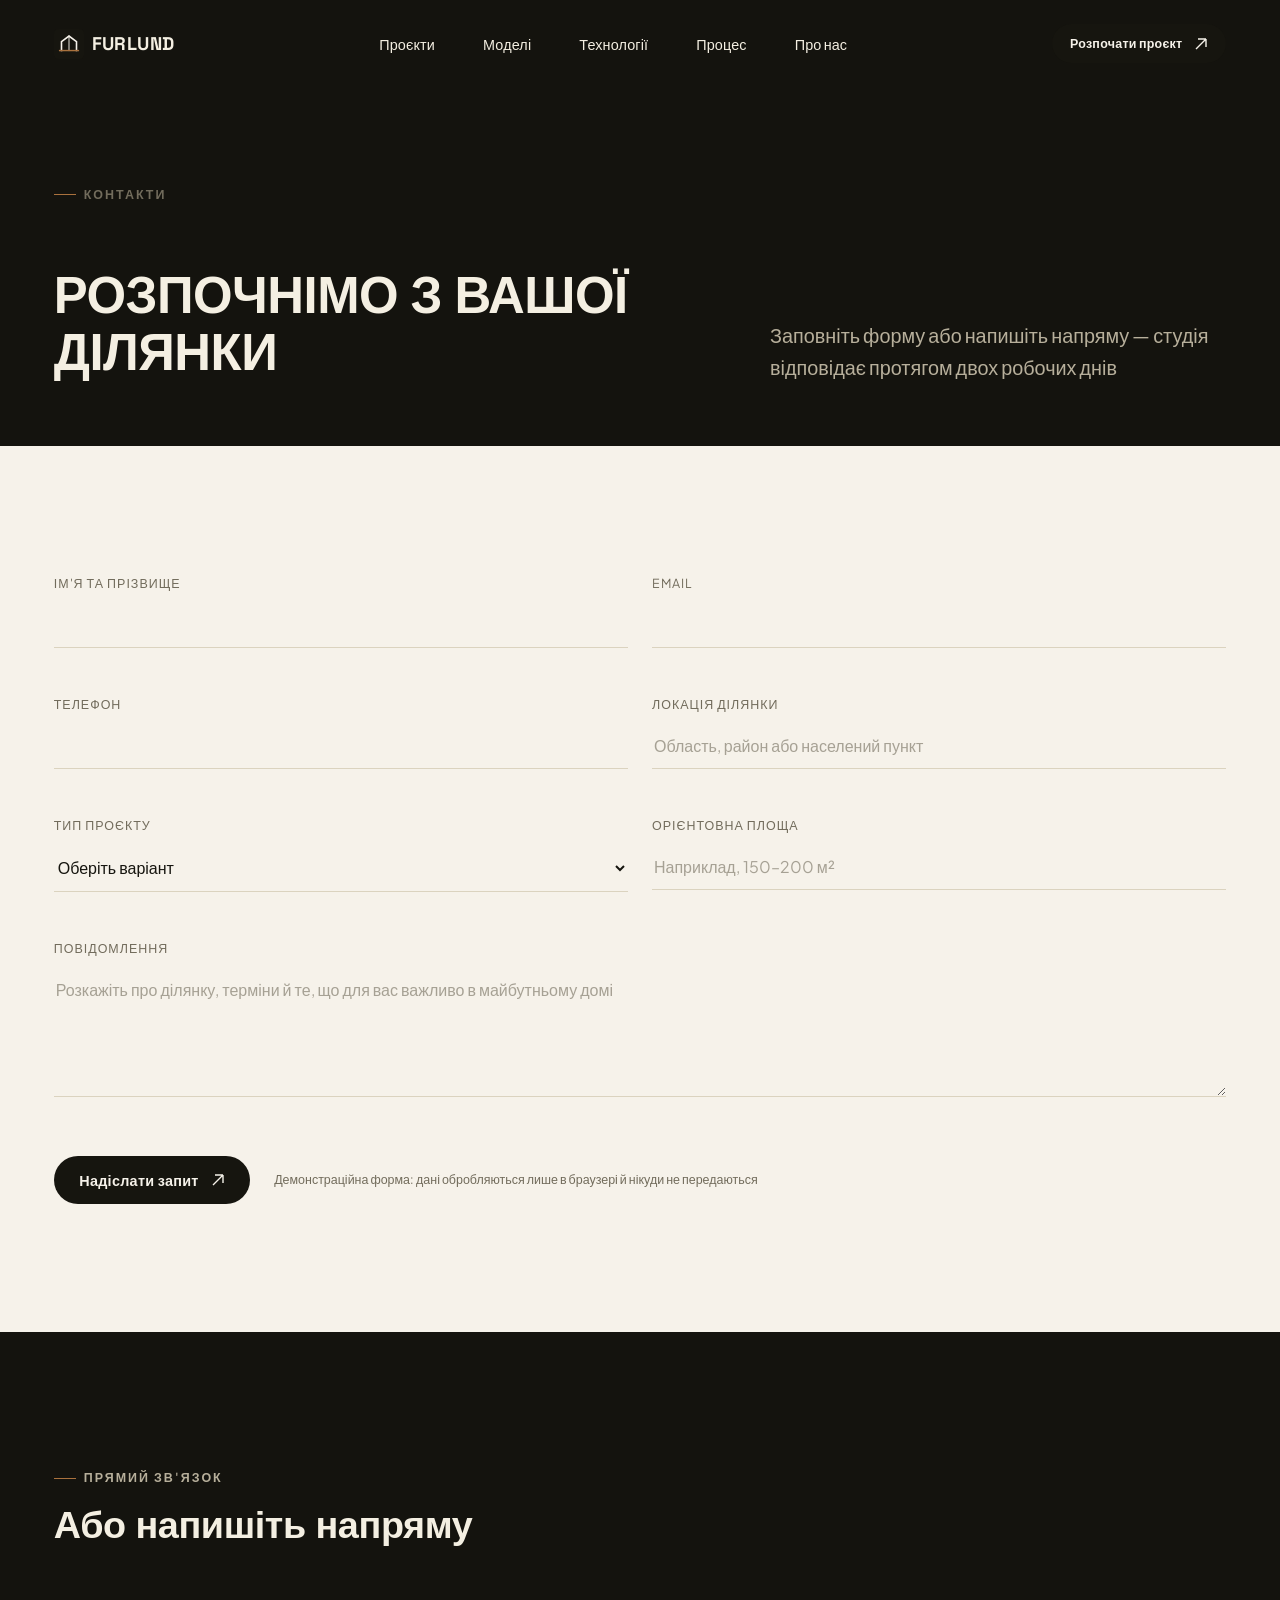
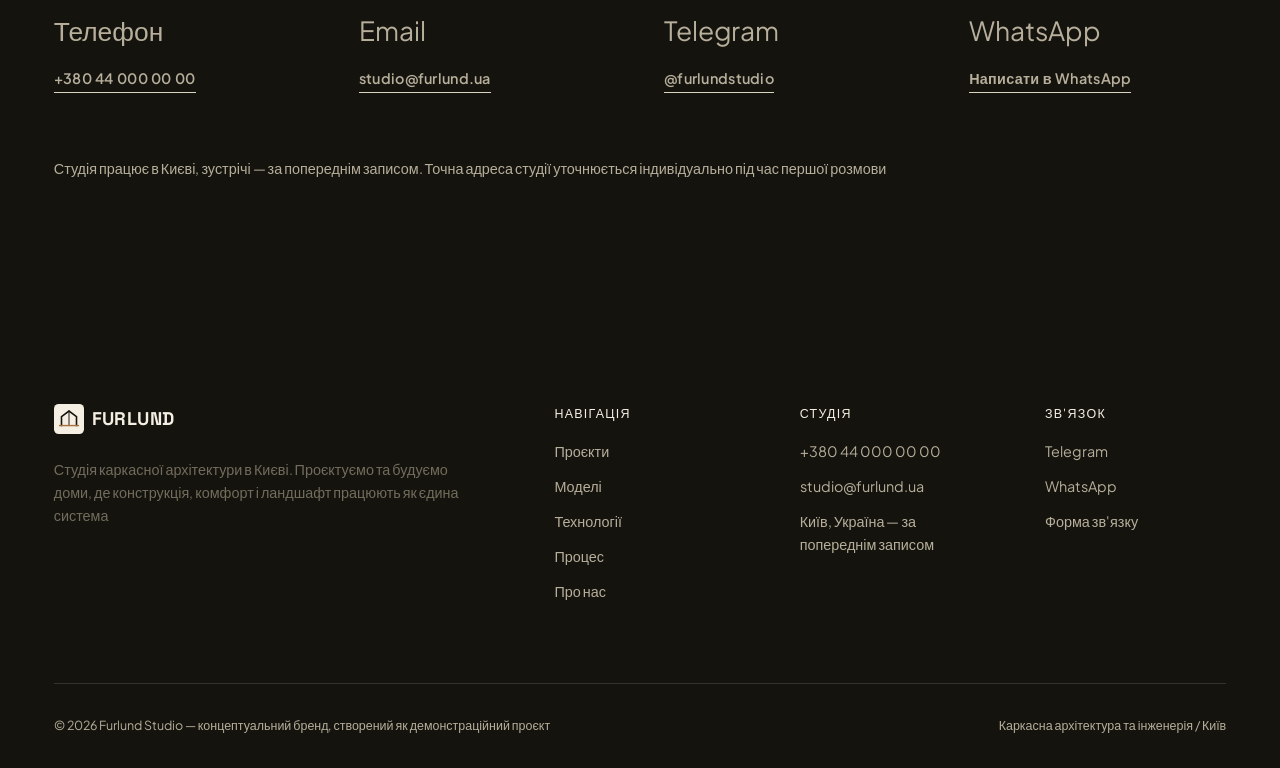
<file: contact.html>
<!DOCTYPE html>
<html lang="uk">
<head>
<meta charset="UTF-8">
<meta name="viewport" content="width=device-width, initial-scale=1.0">
<title>Контакти — розпочати проєкт | Furlund, Київ</title>
<meta name="description" content="Зв'яжіться зі студією Furlund у Києві: форма для проєкту, телефон, email, Telegram і WhatsApp. Відповідаємо протягом двох робочих днів">
<link rel="canonical" href="https://furlund.ua/contact.html">
<meta name="robots" content="index, follow">
<meta property="og:type" content="website">
<meta property="og:title" content="Контакти — Furlund, Київ">
<meta property="og:description" content="Зв'яжіться зі студією каркасної архітектури Furlund у Києві">
<meta property="og:image" content="assets/og-image.jpg">
<meta property="og:url" content="https://furlund.ua/contact.html">
<meta property="og:locale" content="uk_UA">
<meta property="og:site_name" content="Furlund">
<meta name="twitter:card" content="summary_large_image">
<meta name="twitter:title" content="Контакти — Furlund, Київ">
<meta name="twitter:description" content="Зв'яжіться зі студією каркасної архітектури Furlund">
<meta name="twitter:image" content="assets/og-image.jpg">
<link rel="icon" href="assets/favicon.svg" type="image/svg+xml">
<link rel="icon" href="assets/favicon-32.png" sizes="32x32" type="image/png">
<link rel="apple-touch-icon" href="assets/apple-touch-icon.png">
<link rel="preconnect" href="https://fonts.googleapis.com">
<link rel="preconnect" href="https://fonts.gstatic.com" crossorigin>
<link href="https://fonts.googleapis.com/css2?family=Plus+Jakarta+Sans:wght@400;500;600&family=Space+Grotesk:wght@500;700&display=swap" rel="stylesheet">
<link rel="stylesheet" href="styles.css">
<script type="application/ld+json">
{
  "@context": "https://schema.org",
  "@type": "ContactPage",
  "url": "https://furlund.ua/contact.html",
  "about": {
    "@type": "HomeAndConstructionBusiness",
    "name": "Furlund",
    "address": { "@type": "PostalAddress", "addressLocality": "Київ", "addressCountry": "UA" },
    "telephone": "+380440000000",
    "email": "studio@furlund.ua"
  }
}
</script>
</head>
<body>
<a class="skip-link" href="#main">Перейти до основного вмісту</a>

<!-- ============================== HEADER ============================== -->
<header class="site-header" data-header>
  <div class="container site-header__inner">
    <a href="index.html" class="logo" aria-label="Furlund — на головну">
      <svg viewBox="0 0 64 64" aria-hidden="true">
        <rect class="logo__mark-bg" width="64" height="64" rx="10"/>
        <path class="logo__mark-line" d="M16 46 V27 L32 15 L48 27 V46" fill="none" stroke-width="3.4" stroke-linecap="square"/>
        <path class="logo__mark-line" d="M32 15 V46" fill="none" stroke-width="2" stroke-linecap="square"/>
        <path class="logo__mark-base" d="M12 46 H52" fill="none" stroke="var(--color-accent)" stroke-width="3" stroke-linecap="square"/>
      </svg>
      Furlund
    </a>
    <nav class="main-nav" aria-label="Основна навігація">
      <ul class="main-nav__list">
        <li><a class="nav-link" href="projects.html">Проєкти</a></li>
        <li><a class="nav-link" href="models.html">Моделі</a></li>
        <li><a class="nav-link" href="technology.html">Технології</a></li>
        <li><a class="nav-link" href="process.html">Процес</a></li>
        <li><a class="nav-link" href="about.html">Про нас</a></li>
      </ul>
    </nav>
    <div class="header-actions">
      <a class="btn btn--primary btn--sm" href="contact.html" aria-current="page">
        <span>Розпочати проєкт</span>
        <svg class="btn__arrow" width="14" height="14" viewBox="0 0 14 14" fill="none" aria-hidden="true"><path d="M2 12L12 2M12 2H4M12 2V10" stroke="currentColor" stroke-width="1.4"/></svg>
      </a>
      <button class="hamburger" aria-expanded="false" aria-controls="mobile-menu" aria-label="Відкрити меню">
        <span></span><span></span><span></span>
      </button>
    </div>
  </div>
</header>

<div class="mobile-menu" id="mobile-menu">
  <nav aria-label="Мобільна навігація">
    <ul class="mobile-menu__list">
      <li><a class="mobile-menu__link" href="projects.html"><small>01</small>Проєкти</a></li>
      <li><a class="mobile-menu__link" href="models.html"><small>02</small>Моделі</a></li>
      <li><a class="mobile-menu__link" href="technology.html"><small>03</small>Технології</a></li>
      <li><a class="mobile-menu__link" href="process.html"><small>04</small>Процес</a></li>
      <li><a class="mobile-menu__link" href="about.html"><small>05</small>Про нас</a></li>
      <li><a class="mobile-menu__link" href="contact.html"><small>06</small>Контакти</a></li>
    </ul>
  </nav>
  <div class="mobile-menu__footer">
    <a href="tel:+380440000000">+380 44 000 00 00</a>
    <a href="mailto:studio@furlund.ua">studio@furlund.ua</a>
  </div>
</div>

<main id="main">

<!-- ======================== PAGE HERO ======================== -->
<section class="page-hero" style="padding-bottom: var(--space-8)">
  <div class="container page-hero__grid">
    <div>
      <p class="eyebrow" data-reveal>Контакти</p>
      <h1 class="h1 page-hero__title mt-8" data-reveal>Розпочнімо з вашої ділянки</h1>
    </div>
    <p class="page-hero__lede" data-reveal>Заповніть форму або напишіть напряму — студія відповідає протягом двох робочих днів</p>
  </div>
</section>

<!-- ======================== FORM + DETAILS ======================== -->
<section class="section section--flush-top">
  <div class="container">
    <div class="grid-12">
      <div style="grid-column: 1 / -1" class="form-col">

        <form class="form-grid" data-contact-form novalidate>

          <div class="field">
            <label for="name">Ім'я та прізвище</label>
            <input type="text" id="name" name="name" autocomplete="name" required data-error-message="Вкажіть, будь ласка, ваше ім'я">
            <p class="field__error" aria-live="polite"></p>
          </div>

          <div class="field">
            <label for="email">Email</label>
            <input type="email" id="email" name="email" autocomplete="email" required data-error-message="Вкажіть коректний email">
            <p class="field__error" aria-live="polite"></p>
          </div>

          <div class="field">
            <label for="phone">Телефон</label>
            <input type="tel" id="phone" name="phone" autocomplete="tel" required data-error-message="Вкажіть номер телефону для зв'язку">
            <p class="field__error" aria-live="polite"></p>
          </div>

          <div class="field">
            <label for="location">Локація ділянки</label>
            <input type="text" id="location" name="location" placeholder="Область, район або населений пункт">
            <p class="field__error" aria-live="polite"></p>
          </div>

          <div class="field">
            <label for="project-type">Тип проєкту</label>
            <select id="project-type" name="project-type">
              <option value="">Оберіть варіант</option>
              <option value="new-house">Новий каркасний будинок</option>
              <option value="cluster">Кластерна резиденція (кілька об'ємів)</option>
              <option value="consultation">Консультація на етапі ідеї</option>
              <option value="other">Інше</option>
            </select>
            <p class="field__error" aria-live="polite"></p>
          </div>

          <div class="field">
            <label for="area">Орієнтовна площа</label>
            <input type="text" id="area" name="area" placeholder="Наприклад, 150–200 м²">
            <p class="field__error" aria-live="polite"></p>
          </div>

          <div class="field field--full">
            <label for="message">Повідомлення</label>
            <textarea id="message" name="message" rows="5" required data-error-message="Розкажіть коротко про проєкт — цього достатньо для першого кроку" placeholder="Розкажіть про ділянку, терміни й те, що для вас важливо в майбутньому домі"></textarea>
            <p class="field__error" aria-live="polite"></p>
          </div>

          <div class="field--full">
            <div class="form-submit-row">
              <button type="submit" class="btn btn--primary" data-form-submit>
                <span>Надіслати запит</span>
                <svg class="btn__arrow" width="14" height="14" viewBox="0 0 14 14" fill="none" aria-hidden="true"><path d="M2 12L12 2M12 2H4M12 2V10" stroke="currentColor" stroke-width="1.4"/></svg>
              </button>
              <p class="form-note">Демонстраційна форма: дані обробляються лише в браузері й нікуди не передаються</p>
            </div>
            <div class="form-status" data-form-status role="status" aria-live="polite"></div>
          </div>

        </form>

      </div>
    </div>
  </div>
</section>

<!-- ======================== DIRECT CONTACT ======================== -->
<section class="section" data-theme="dark">
  <div class="container">
    <div class="section-heading" data-reveal>
      <p class="eyebrow section-heading__eyebrow">Прямий зв'язок</p>
      <h2 class="h2 section-heading__title">Або напишіть напряму</h2>
    </div>
    <div class="parameters" style="grid-template-columns:repeat(auto-fit,minmax(200px,1fr))" data-reveal-group>
      <div data-reveal>
        <p class="h3" style="margin-bottom:var(--space-3)">Телефон</p>
        <a class="link-arrow" href="tel:+380440000000">+380 44 000 00 00</a>
      </div>
      <div data-reveal>
        <p class="h3" style="margin-bottom:var(--space-3)">Email</p>
        <a class="link-arrow" href="mailto:studio@furlund.ua">studio@furlund.ua</a>
      </div>
      <div data-reveal>
        <p class="h3" style="margin-bottom:var(--space-3)">Telegram</p>
        <a class="link-arrow" href="https://t.me/furlundstudio" target="_blank" rel="noopener">@furlundstudio</a>
      </div>
      <div data-reveal>
        <p class="h3" style="margin-bottom:var(--space-3)">WhatsApp</p>
        <a class="link-arrow" href="https://wa.me/380440000000" target="_blank" rel="noopener">Написати в WhatsApp</a>
      </div>
    </div>
    <p class="body-s mt-8" style="color:var(--color-on-dark-soft)" data-reveal>Студія працює в Києві, зустрічі — за попереднім записом. Точна адреса студії уточнюється індивідуально під час першої розмови</p>
  </div>
</section>

</main>

<!-- ============================== FOOTER ============================== -->
<footer class="site-footer">
  <div class="container">
    <div class="footer-top">
      <div class="footer-brand">
        <a href="index.html" class="logo" aria-label="Furlund — на головну">
          <svg viewBox="0 0 64 64" aria-hidden="true">
            <rect class="logo__mark-bg" width="64" height="64" rx="10"/>
            <path class="logo__mark-line" d="M16 46 V27 L32 15 L48 27 V46" fill="none" stroke-width="3.4" stroke-linecap="square"/>
            <path class="logo__mark-line" d="M32 15 V46" fill="none" stroke-width="2" stroke-linecap="square"/>
            <path d="M12 46 H52" fill="none" stroke="var(--color-accent)" stroke-width="3" stroke-linecap="square"/>
          </svg>
          Furlund
        </a>
        <p class="body-s">Студія каркасної архітектури в Києві. Проєктуємо та будуємо доми, де конструкція, комфорт і ландшафт працюють як єдина система</p>
      </div>
      <div class="footer-cols">
        <div class="footer-col">
          <p class="footer-col__title">Навігація</p>
          <ul>
            <li><a href="projects.html">Проєкти</a></li>
            <li><a href="models.html">Моделі</a></li>
            <li><a href="technology.html">Технології</a></li>
            <li><a href="process.html">Процес</a></li>
            <li><a href="about.html">Про нас</a></li>
          </ul>
        </div>
        <div class="footer-col">
          <p class="footer-col__title">Студія</p>
          <ul>
            <li><a href="tel:+380440000000">+380 44 000 00 00</a></li>
            <li><a href="mailto:studio@furlund.ua">studio@furlund.ua</a></li>
            <li>Київ, Україна — за попереднім записом</li>
          </ul>
        </div>
        <div class="footer-col">
          <p class="footer-col__title">Зв'язок</p>
          <ul>
            <li><a href="https://t.me/furlundstudio" target="_blank" rel="noopener">Telegram</a></li>
            <li><a href="https://wa.me/380440000000" target="_blank" rel="noopener">WhatsApp</a></li>
            <li><a href="contact.html">Форма зв'язку</a></li>
          </ul>
        </div>
      </div>
    </div>
    <div class="footer-bottom">
      <p>© <span data-current-year></span> Furlund Studio — концептуальний бренд, створений як демонстраційний проєкт</p>
      <p>Каркасна архітектура та інженерія / Київ</p>
    </div>
  </div>
</footer>

<script src="script.js"></script>
</body>
</html>
</file>
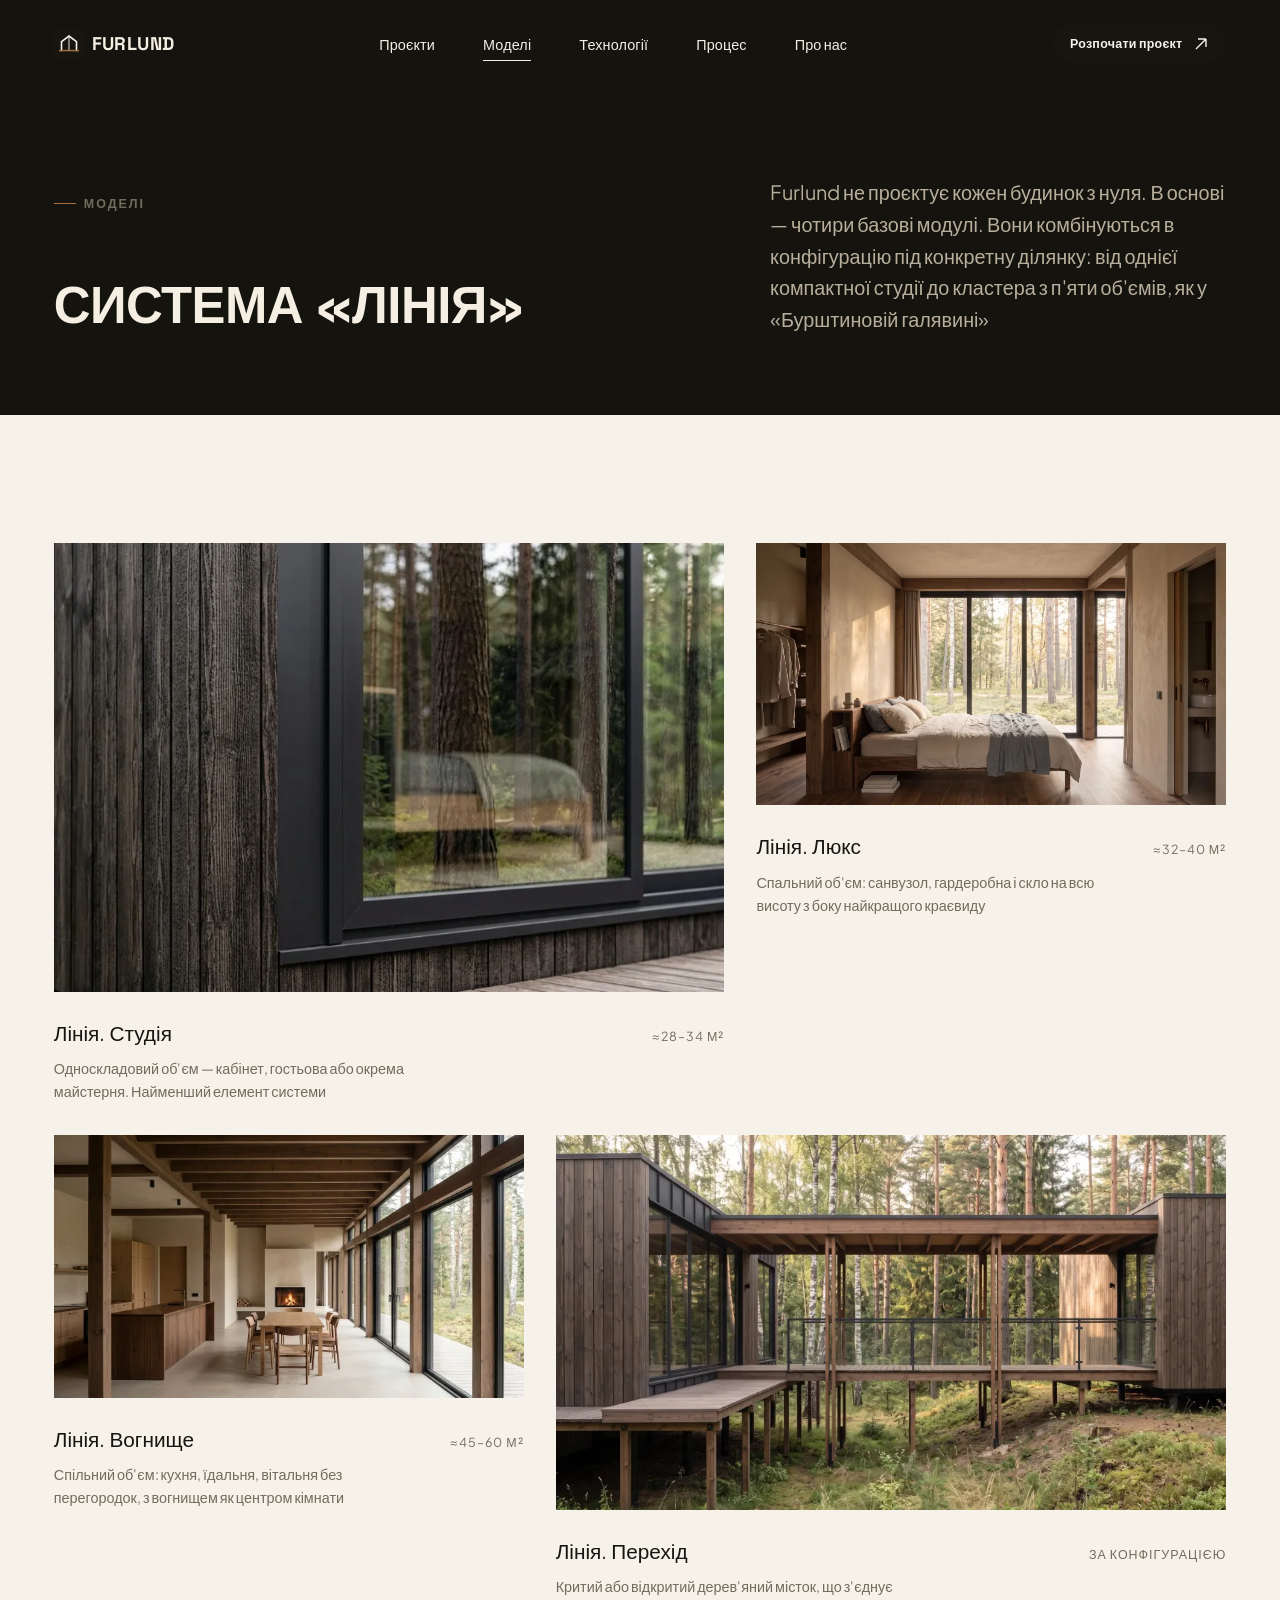
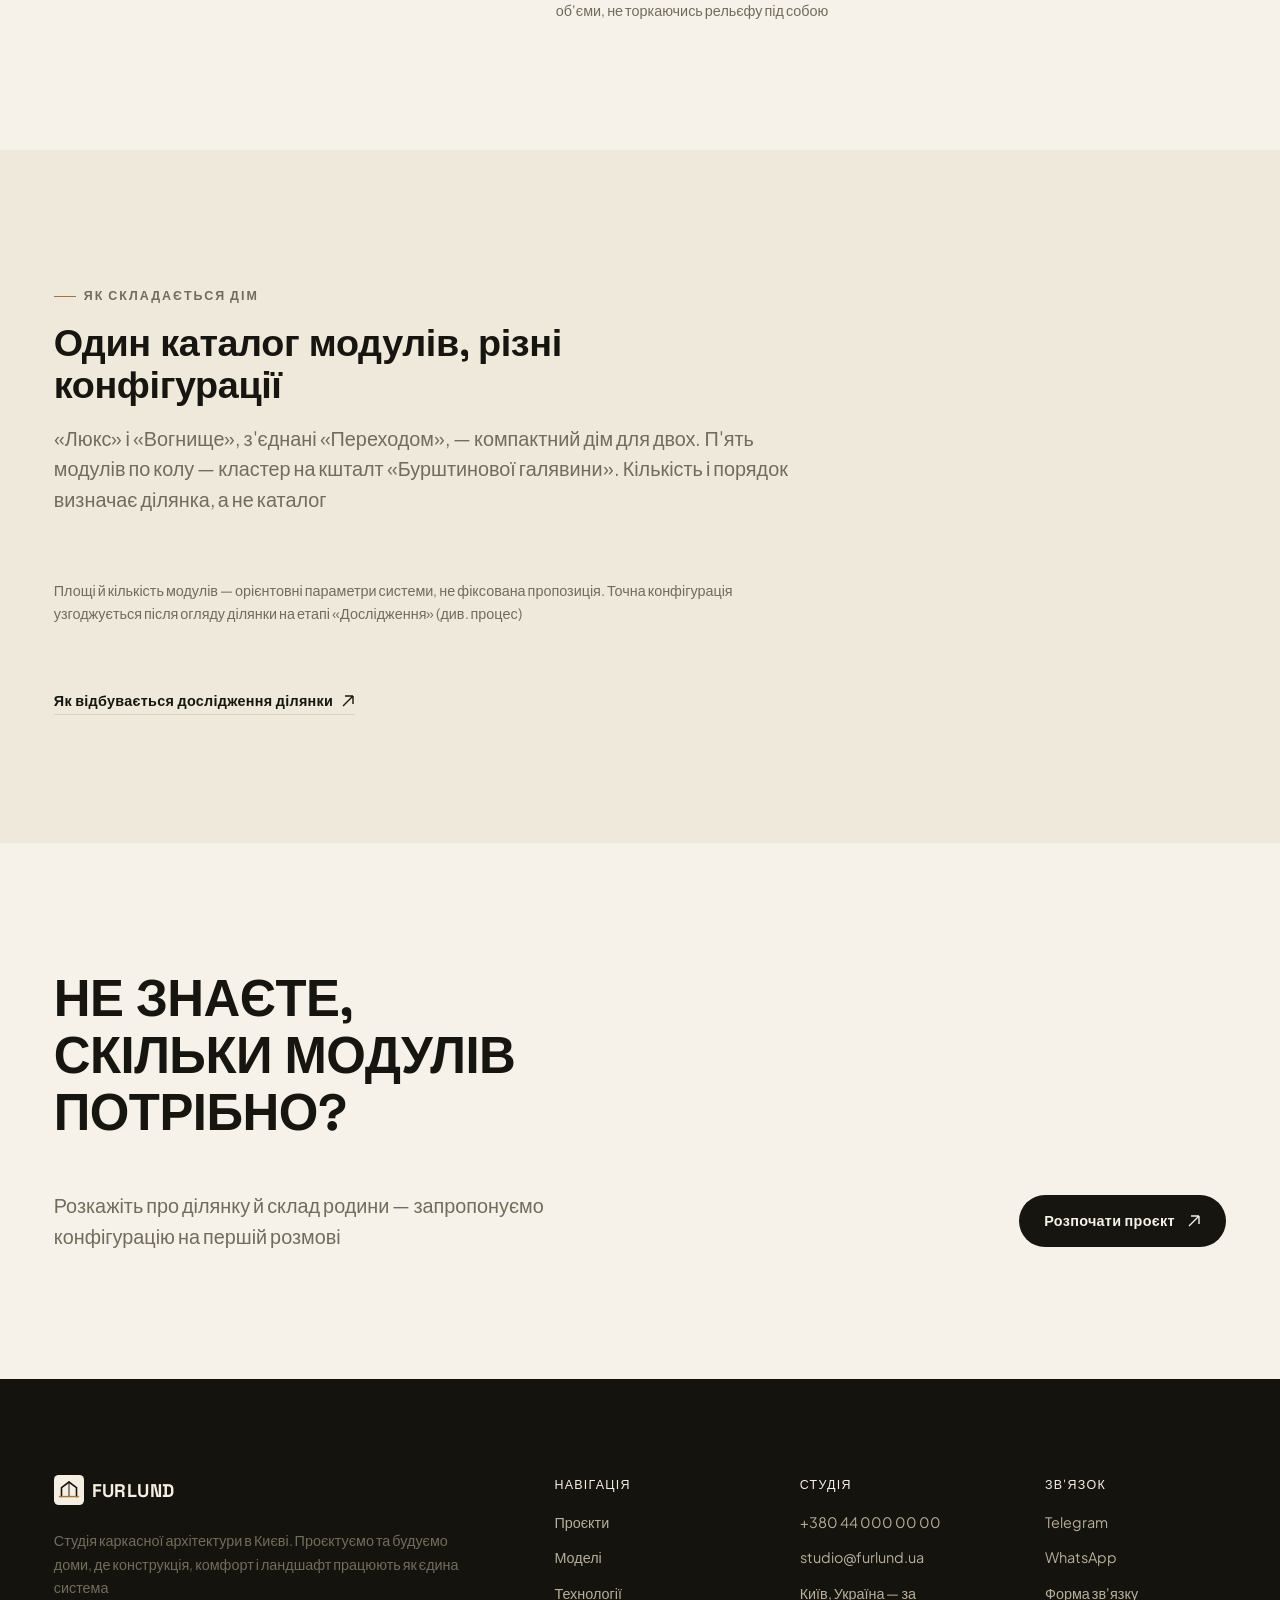
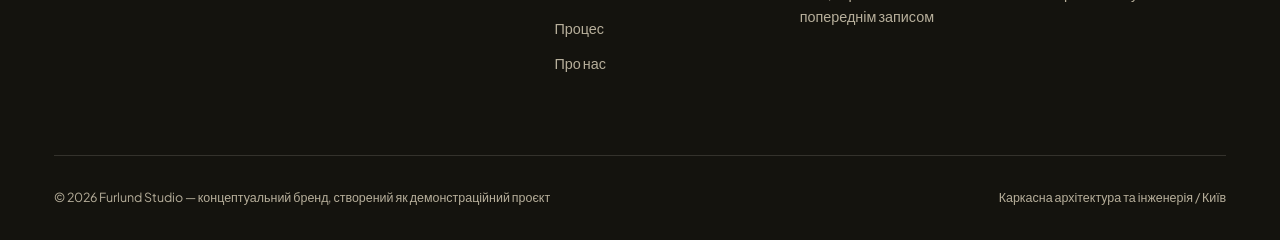
<file: models.html>
<!DOCTYPE html>
<html lang="uk">
<head>
<meta charset="UTF-8">
<meta name="viewport" content="width=device-width, initial-scale=1.0">
<title>Моделі — система «Лінія» | Furlund, Київ</title>
<meta name="description" content="Система «Лінія»: чотири базові модулі каркасної архітектури Furlund — студія, люкс, вогнище і перехід — комбінуються в конфігурацію під вашу ділянку">
<link rel="canonical" href="https://furlund.ua/models.html">
<meta name="robots" content="index, follow">
<meta property="og:type" content="website">
<meta property="og:title" content="Моделі — система «Лінія» | Furlund">
<meta property="og:description" content="Чотири базові модулі каркасної архітектури — комбінуються в конфігурацію під вашу ділянку">
<meta property="og:image" content="assets/og-image.jpg">
<meta property="og:url" content="https://furlund.ua/models.html">
<meta property="og:locale" content="uk_UA">
<meta property="og:site_name" content="Furlund">
<meta name="twitter:card" content="summary_large_image">
<meta name="twitter:title" content="Моделі — система «Лінія» | Furlund">
<meta name="twitter:description" content="Чотири базові модулі каркасної архітектури Furlund">
<meta name="twitter:image" content="assets/og-image.jpg">
<link rel="icon" href="assets/favicon.svg" type="image/svg+xml">
<link rel="icon" href="assets/favicon-32.png" sizes="32x32" type="image/png">
<link rel="apple-touch-icon" href="assets/apple-touch-icon.png">
<link rel="preconnect" href="https://fonts.googleapis.com">
<link rel="preconnect" href="https://fonts.gstatic.com" crossorigin>
<link href="https://fonts.googleapis.com/css2?family=Plus+Jakarta+Sans:wght@400;500;600&family=Space+Grotesk:wght@500;700&display=swap" rel="stylesheet">
<link rel="stylesheet" href="styles.css">
<script type="application/ld+json">
{
  "@context": "https://schema.org",
  "@type": "BreadcrumbList",
  "itemListElement": [
    {"@type":"ListItem","position":1,"name":"Furlund","item":"https://furlund.ua/index.html"},
    {"@type":"ListItem","position":2,"name":"Моделі","item":"https://furlund.ua/models.html"}
  ]
}
</script>
</head>
<body>
<a class="skip-link" href="#main">Перейти до основного вмісту</a>

<!-- ============================== HEADER ============================== -->
<header class="site-header" data-header>
  <div class="container site-header__inner">
    <a href="index.html" class="logo" aria-label="Furlund — на головну">
      <svg viewBox="0 0 64 64" aria-hidden="true">
        <rect class="logo__mark-bg" width="64" height="64" rx="10"/>
        <path class="logo__mark-line" d="M16 46 V27 L32 15 L48 27 V46" fill="none" stroke-width="3.4" stroke-linecap="square"/>
        <path class="logo__mark-line" d="M32 15 V46" fill="none" stroke-width="2" stroke-linecap="square"/>
        <path class="logo__mark-base" d="M12 46 H52" fill="none" stroke="var(--color-accent)" stroke-width="3" stroke-linecap="square"/>
      </svg>
      Furlund
    </a>
    <nav class="main-nav" aria-label="Основна навігація">
      <ul class="main-nav__list">
        <li><a class="nav-link" href="projects.html">Проєкти</a></li>
        <li><a class="nav-link" href="models.html" aria-current="page">Моделі</a></li>
        <li><a class="nav-link" href="technology.html">Технології</a></li>
        <li><a class="nav-link" href="process.html">Процес</a></li>
        <li><a class="nav-link" href="about.html">Про нас</a></li>
      </ul>
    </nav>
    <div class="header-actions">
      <a class="btn btn--primary btn--sm" href="contact.html">
        <span>Розпочати проєкт</span>
        <svg class="btn__arrow" width="14" height="14" viewBox="0 0 14 14" fill="none" aria-hidden="true"><path d="M2 12L12 2M12 2H4M12 2V10" stroke="currentColor" stroke-width="1.4"/></svg>
      </a>
      <button class="hamburger" aria-expanded="false" aria-controls="mobile-menu" aria-label="Відкрити меню">
        <span></span><span></span><span></span>
      </button>
    </div>
  </div>
</header>

<div class="mobile-menu" id="mobile-menu">
  <nav aria-label="Мобільна навігація">
    <ul class="mobile-menu__list">
      <li><a class="mobile-menu__link" href="projects.html"><small>01</small>Проєкти</a></li>
      <li><a class="mobile-menu__link" href="models.html"><small>02</small>Моделі</a></li>
      <li><a class="mobile-menu__link" href="technology.html"><small>03</small>Технології</a></li>
      <li><a class="mobile-menu__link" href="process.html"><small>04</small>Процес</a></li>
      <li><a class="mobile-menu__link" href="about.html"><small>05</small>Про нас</a></li>
      <li><a class="mobile-menu__link" href="contact.html"><small>06</small>Контакти</a></li>
    </ul>
  </nav>
  <div class="mobile-menu__footer">
    <a href="tel:+380440000000">+380 44 000 00 00</a>
    <a href="mailto:studio@furlund.ua">studio@furlund.ua</a>
  </div>
</div>

<main id="main">

<!-- ======================== PAGE HERO ======================== -->
<section class="page-hero">
  <div class="container page-hero__grid">
    <div>
      <p class="eyebrow" data-reveal>Моделі</p>
      <h1 class="h1 page-hero__title mt-8" data-reveal>Система «Лінія»</h1>
    </div>
    <p class="page-hero__lede" data-reveal>Furlund не проєктує кожен будинок з нуля. В основі — чотири базові модулі. Вони комбінуються в конфігурацію під конкретну ділянку: від однієї компактної студії до кластера з п'яти об'ємів, як у «Бурштиновій галявині»</p>
  </div>
</section>

<!-- ======================== MODULES ======================== -->
<section class="section">
  <div class="container">
    <div class="editorial-grid" data-reveal-group>

      <!-- Модуль 1 — Студія -->
      <a class="editorial-card" href="contact.html" data-reveal>
        <div class="media-frame editorial-card__media">
          <img src="assets/images/detail.webp" srcset="assets/images/detail-md.webp 900w, assets/images/detail.webp 1800w" sizes="(min-width: 780px) 55vw, 100vw" alt="Модуль «Лінія. Студія»: односкладовий об'єм зі скляним фасадом у лісі" loading="lazy" width="1800" height="1207">
        </div>
        <div class="editorial-card__meta">
          <span class="editorial-card__title">Лінія. Студія</span>
          <span class="editorial-card__tag">≈28–34 м²</span>
        </div>
        <p class="editorial-card__desc">Односкладовий об'єм — кабінет, гостьова або окрема майстерня. Найменший елемент системи</p>
      </a>

      <!-- Модуль 2 — Люкс -->
      <a class="editorial-card" href="contact.html" data-reveal>
        <div class="media-frame editorial-card__media">
          <img src="assets/images/model-lyuks.webp" srcset="assets/images/model-lyuks-md.webp 900w, assets/images/model-lyuks.webp 1800w" sizes="(min-width: 780px) 40vw, 100vw" alt="Спальня модуля «Лінія. Люкс»: ліжко навпроти скла від підлоги до стелі з видом у ліс, гардеробна скраю кадру" loading="lazy" width="1800" height="1005">
        </div>
        <div class="editorial-card__meta">
          <span class="editorial-card__title">Лінія. Люкс</span>
          <span class="editorial-card__tag">≈32–40 м²</span>
        </div>
        <p class="editorial-card__desc">Спальний об'єм: санвузол, гардеробна і скло на всю висоту з боку найкращого краєвиду</p>
      </a>

      <!-- Модуль 3 — Вогнище -->
      <a class="editorial-card" href="contact.html" data-reveal>
        <div class="media-frame editorial-card__media">
          <img src="assets/images/model-vognysche.webp" srcset="assets/images/model-vognysche-md.webp 688w, assets/images/model-vognysche.webp 1376w" sizes="(min-width: 780px) 40vw, 100vw" alt="Спільний простір модуля «Лінія. Вогнище»: кухня, обідній стіл і вогнище в одному приміщенні зі склом на всю стіну" loading="lazy" width="1376" height="768">
        </div>
        <div class="editorial-card__meta">
          <span class="editorial-card__title">Лінія. Вогнище</span>
          <span class="editorial-card__tag">≈45–60 м²</span>
        </div>
        <p class="editorial-card__desc">Спільний об'єм: кухня, їдальня, вітальня без перегородок, з вогнищем як центром кімнати</p>
      </a>

      <!-- Модуль 4 — Перехід -->
      <a class="editorial-card" href="contact.html" data-reveal>
        <div class="media-frame editorial-card__media">
          <img src="assets/images/model-perehid.webp" srcset="assets/images/model-perehid-md.webp 900w, assets/images/model-perehid.webp 1800w" sizes="(min-width: 780px) 55vw, 100vw" alt="Дерев'яний настил модуля «Лінія. Перехід», піднятий над рельєфом, з'єднує два об'єми серед лісу" loading="lazy" width="1800" height="1005">
        </div>
        <div class="editorial-card__meta">
          <span class="editorial-card__title">Лінія. Перехід</span>
          <span class="editorial-card__tag">за конфігурацією</span>
        </div>
        <p class="editorial-card__desc">Критий або відкритий дерев'яний місток, що з'єднує об'єми, не торкаючись рельєфу під собою</p>
      </a>

    </div>
  </div>
</section>

<!-- ======================== CONFIGURATIONS ======================== -->
<section class="section" style="background:var(--color-surface)">
  <div class="container">
    <div class="section-heading" data-reveal>
      <p class="eyebrow section-heading__eyebrow">Як складається дім</p>
      <h2 class="h2 section-heading__title">Один каталог модулів, різні конфігурації</h2>
      <p class="body-l">«Люкс» і «Вогнище», з'єднані «Переходом», — компактний дім для двох. П'ять модулів по колу — кластер на кшталт «Бурштинової галявини». Кількість і порядок визначає ділянка, а не каталог</p>
    </div>
    <p class="body-s text-muted mt-8" data-reveal style="max-width:44rem">Площі й кількість модулів — орієнтовні параметри системи, не фіксована пропозиція. Точна конфігурація узгоджується після огляду ділянки на етапі «Дослідження» (див. процес)</p>
    <a class="link-arrow mt-8" href="process.html" data-reveal style="display:inline-flex">
      <span>Як відбувається дослідження ділянки</span>
      <svg width="14" height="14" viewBox="0 0 14 14" fill="none" aria-hidden="true"><path d="M2 12L12 2M12 2H4M12 2V10" stroke="currentColor" stroke-width="1.4"/></svg>
    </a>
  </div>
</section>

<!-- ======================== CTA ======================== -->
<section class="section final-cta">
  <div class="container">
    <h2 class="h1 final-cta__title" data-reveal>Не знаєте, скільки модулів потрібно?</h2>
    <div class="final-cta__row" data-reveal>
      <p class="body-l" style="max-width:32rem">Розкажіть про ділянку й склад родини — запропонуємо конфігурацію на першій розмові</p>
      <a class="btn btn--primary" href="contact.html">
        <span>Розпочати проєкт</span>
        <svg class="btn__arrow" width="14" height="14" viewBox="0 0 14 14" fill="none" aria-hidden="true"><path d="M2 12L12 2M12 2H4M12 2V10" stroke="currentColor" stroke-width="1.4"/></svg>
      </a>
    </div>
  </div>
</section>

</main>

<!-- ============================== FOOTER ============================== -->
<footer class="site-footer">
  <div class="container">
    <div class="footer-top">
      <div class="footer-brand">
        <a href="index.html" class="logo" aria-label="Furlund — на головну">
          <svg viewBox="0 0 64 64" aria-hidden="true">
            <rect class="logo__mark-bg" width="64" height="64" rx="10"/>
            <path class="logo__mark-line" d="M16 46 V27 L32 15 L48 27 V46" fill="none" stroke-width="3.4" stroke-linecap="square"/>
            <path class="logo__mark-line" d="M32 15 V46" fill="none" stroke-width="2" stroke-linecap="square"/>
            <path d="M12 46 H52" fill="none" stroke="var(--color-accent)" stroke-width="3" stroke-linecap="square"/>
          </svg>
          Furlund
        </a>
        <p class="body-s">Студія каркасної архітектури в Києві. Проєктуємо та будуємо доми, де конструкція, комфорт і ландшафт працюють як єдина система</p>
      </div>
      <div class="footer-cols">
        <div class="footer-col">
          <p class="footer-col__title">Навігація</p>
          <ul>
            <li><a href="projects.html">Проєкти</a></li>
            <li><a href="models.html">Моделі</a></li>
            <li><a href="technology.html">Технології</a></li>
            <li><a href="process.html">Процес</a></li>
            <li><a href="about.html">Про нас</a></li>
          </ul>
        </div>
        <div class="footer-col">
          <p class="footer-col__title">Студія</p>
          <ul>
            <li><a href="tel:+380440000000">+380 44 000 00 00</a></li>
            <li><a href="mailto:studio@furlund.ua">studio@furlund.ua</a></li>
            <li>Київ, Україна — за попереднім записом</li>
          </ul>
        </div>
        <div class="footer-col">
          <p class="footer-col__title">Зв'язок</p>
          <ul>
            <li><a href="https://t.me/furlundstudio" target="_blank" rel="noopener">Telegram</a></li>
            <li><a href="https://wa.me/380440000000" target="_blank" rel="noopener">WhatsApp</a></li>
            <li><a href="contact.html">Форма зв'язку</a></li>
          </ul>
        </div>
      </div>
    </div>
    <div class="footer-bottom">
      <p>© <span data-current-year></span> Furlund Studio — концептуальний бренд, створений як демонстраційний проєкт</p>
      <p>Каркасна архітектура та інженерія / Київ</p>
    </div>
  </div>
</footer>

<script src="script.js"></script>
</body>
</html>
</file>
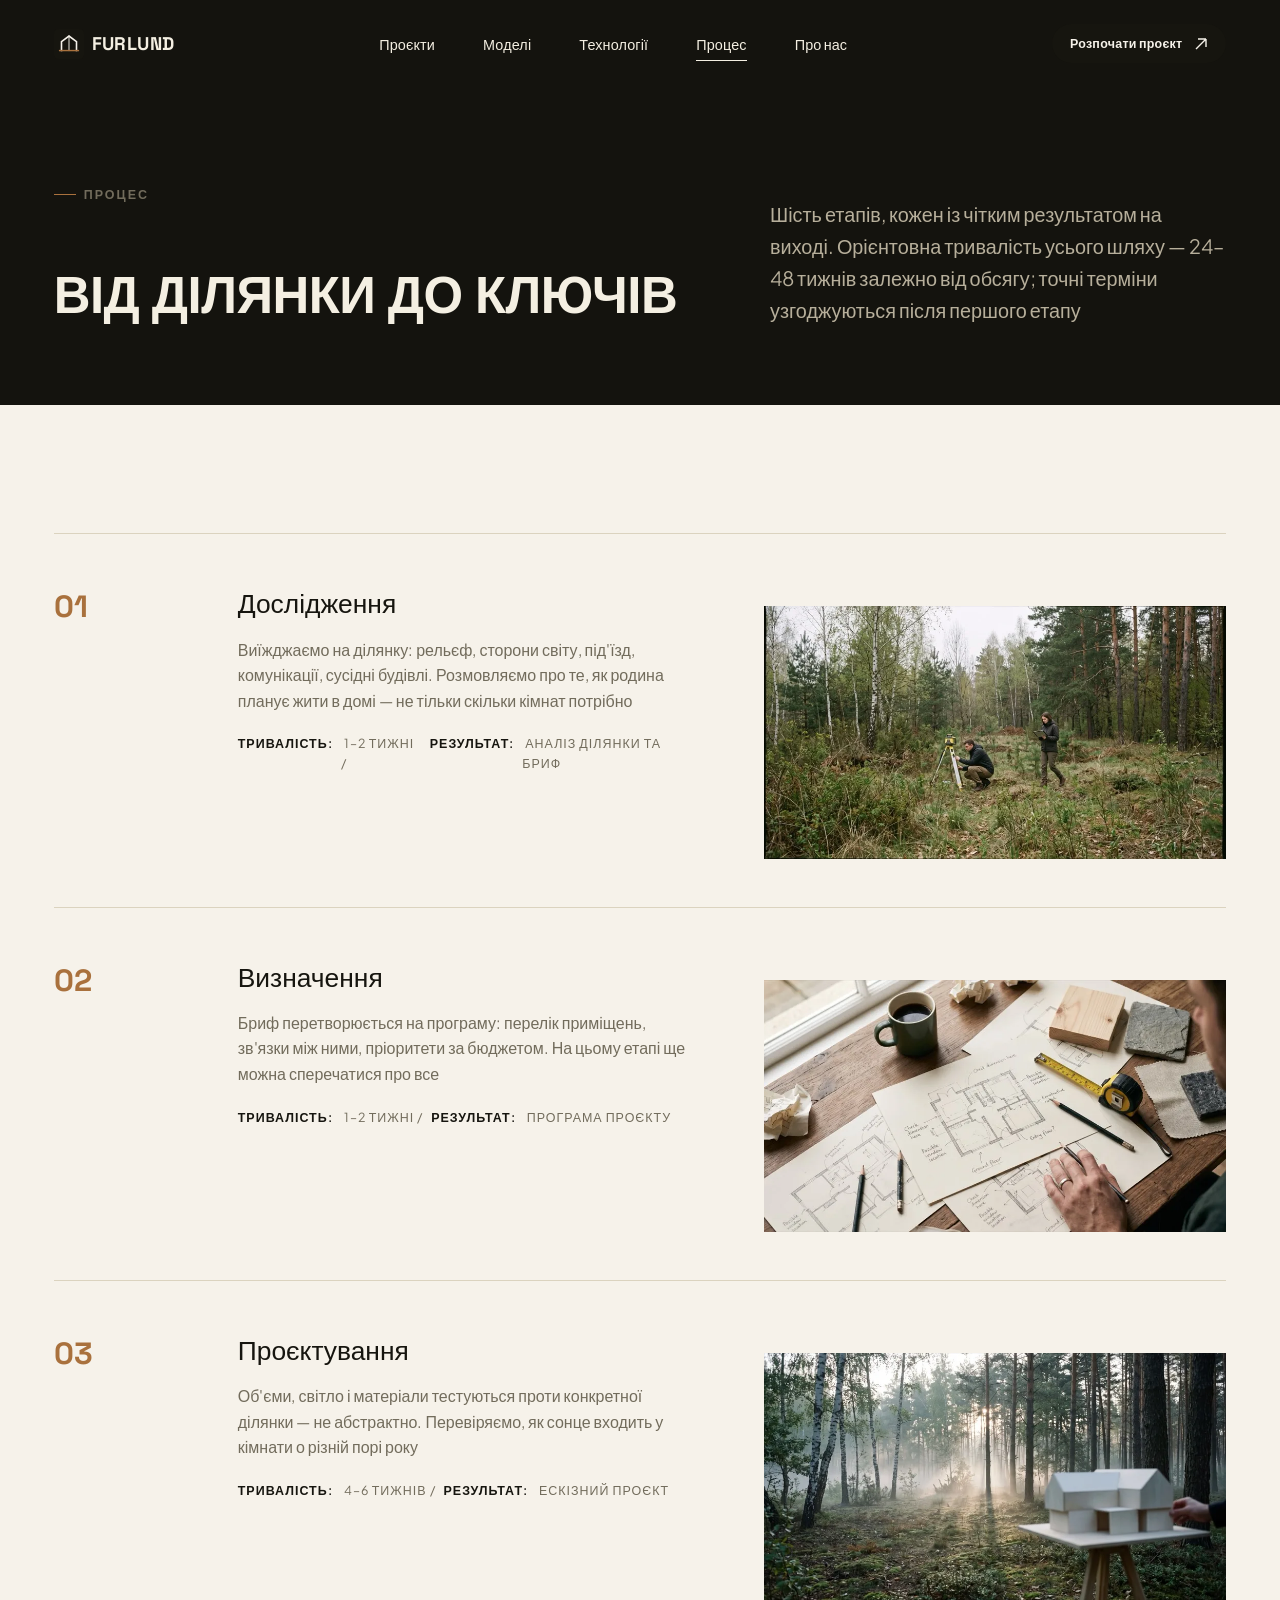
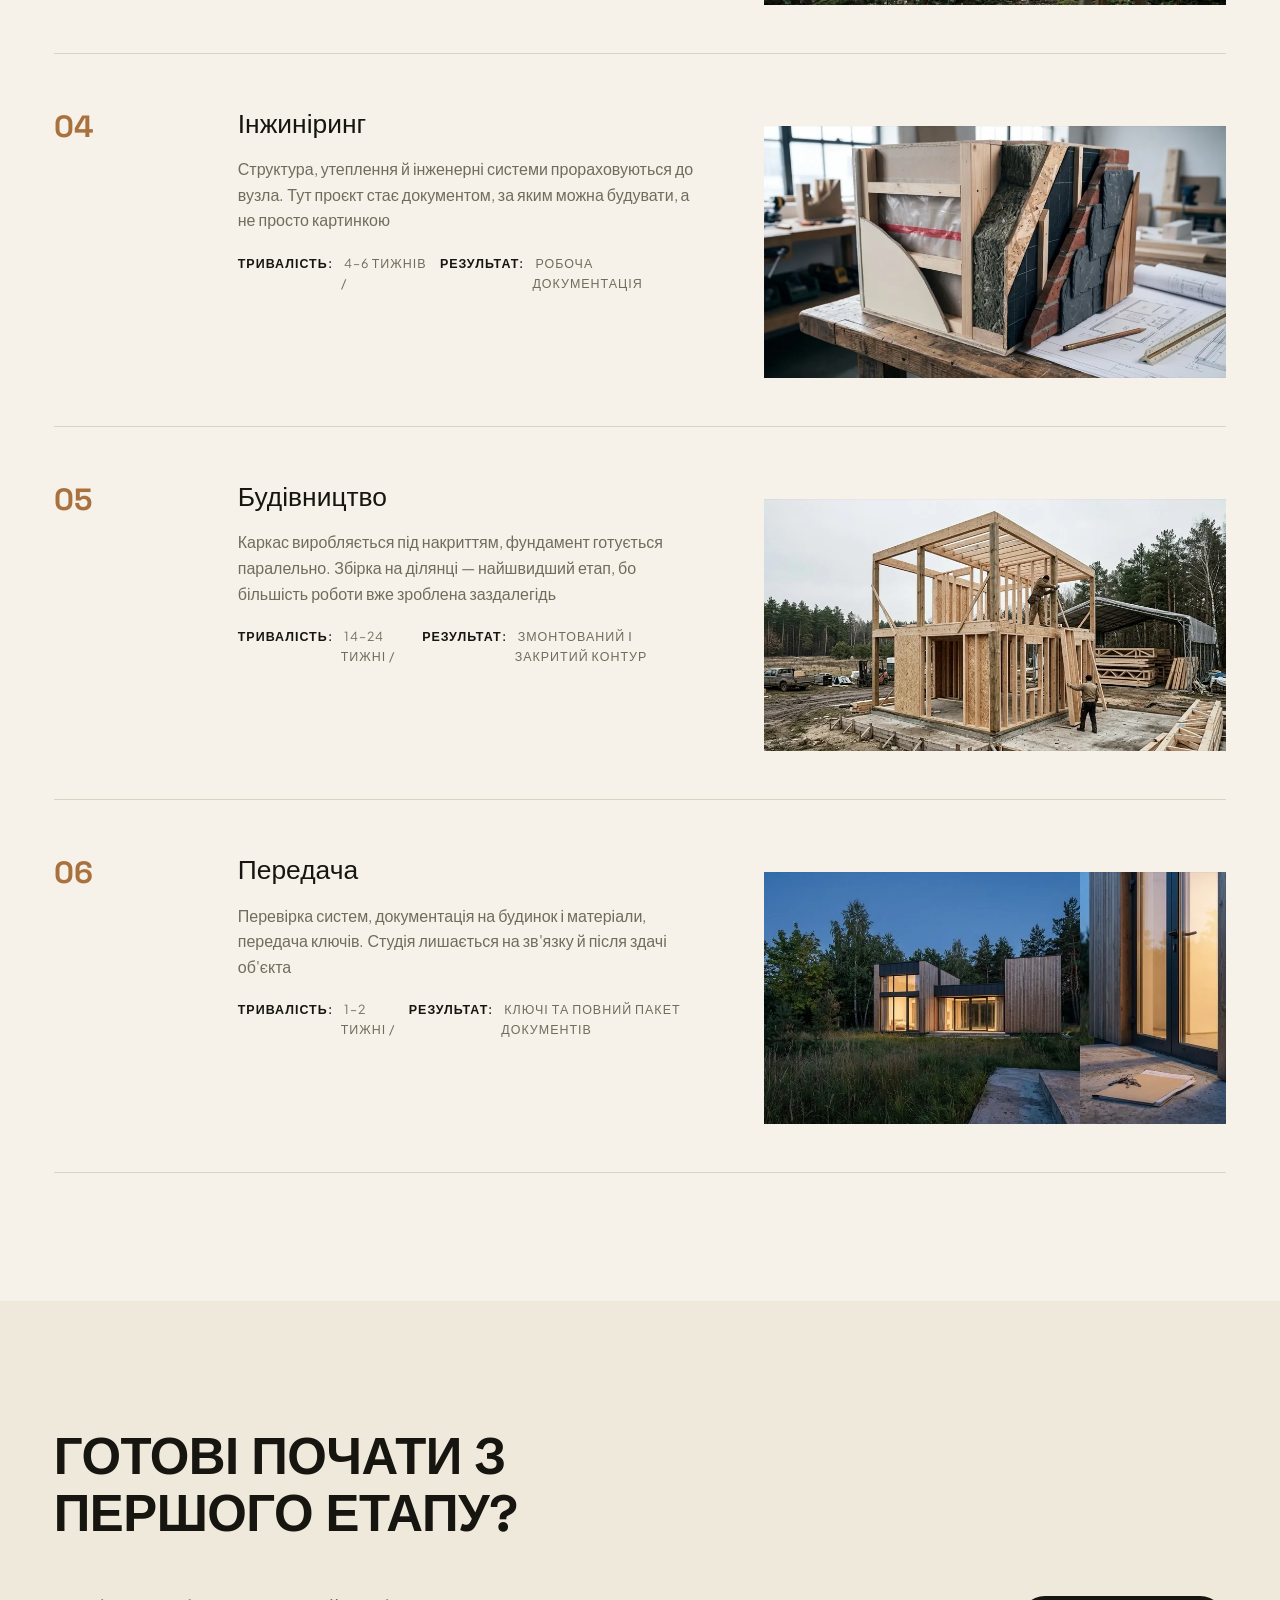
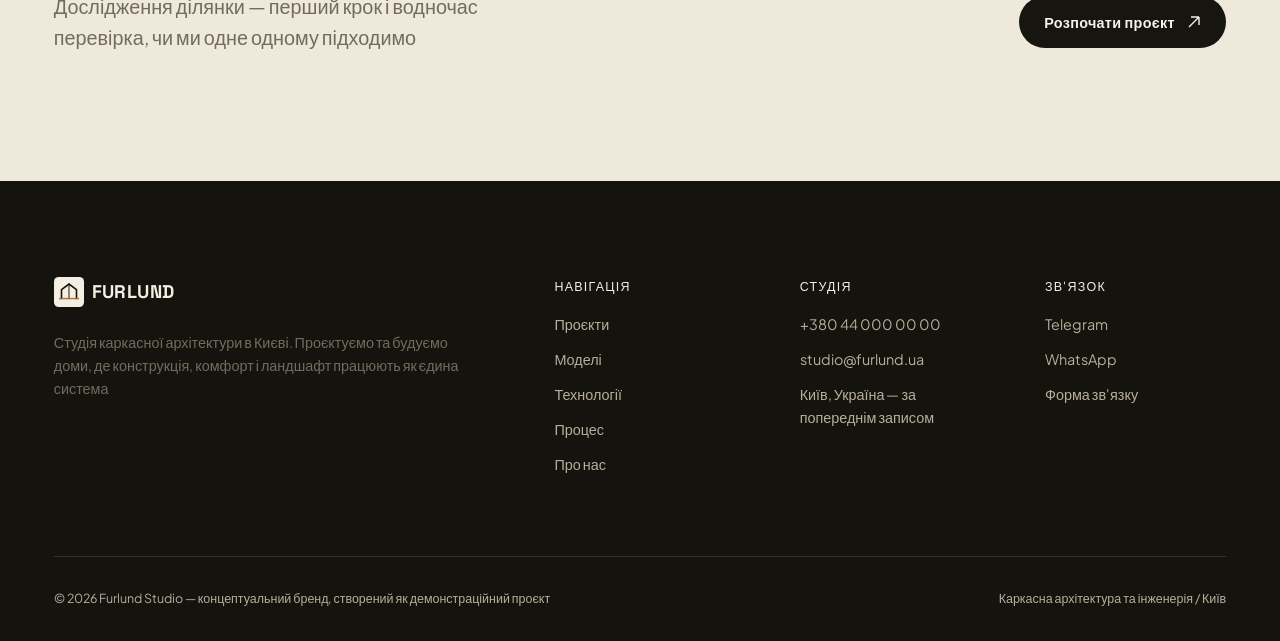
<file: process.html>
<!DOCTYPE html>
<html lang="uk">
<head>
<meta charset="UTF-8">
<meta name="viewport" content="width=device-width, initial-scale=1.0">
<title>Процес — від дослідження ділянки до ключів | Furlund</title>
<meta name="description" content="Шість етапів роботи студії Furlund: дослідження ділянки, визначення програми, проєктування, інжиніринг, будівництво і передача ключів">
<link rel="canonical" href="https://furlund.ua/process.html">
<meta name="robots" content="index, follow">
<meta property="og:type" content="website">
<meta property="og:title" content="Процес — Furlund">
<meta property="og:description" content="Шість етапів: дослідження, визначення, проєктування, інжиніринг, будівництво, передача">
<meta property="og:image" content="assets/og-image.jpg">
<meta property="og:url" content="https://furlund.ua/process.html">
<meta property="og:locale" content="uk_UA">
<meta property="og:site_name" content="Furlund">
<meta name="twitter:card" content="summary_large_image">
<meta name="twitter:title" content="Процес — Furlund">
<meta name="twitter:description" content="Шість етапів роботи студії Furlund">
<meta name="twitter:image" content="assets/og-image.jpg">
<link rel="icon" href="assets/favicon.svg" type="image/svg+xml">
<link rel="icon" href="assets/favicon-32.png" sizes="32x32" type="image/png">
<link rel="apple-touch-icon" href="assets/apple-touch-icon.png">
<link rel="preconnect" href="https://fonts.googleapis.com">
<link rel="preconnect" href="https://fonts.gstatic.com" crossorigin>
<link href="https://fonts.googleapis.com/css2?family=Plus+Jakarta+Sans:wght@400;500;600&family=Space+Grotesk:wght@500;700&display=swap" rel="stylesheet">
<link rel="stylesheet" href="styles.css">
<script type="application/ld+json">
{
  "@context": "https://schema.org",
  "@type": "BreadcrumbList",
  "itemListElement": [
    {"@type":"ListItem","position":1,"name":"Furlund","item":"https://furlund.ua/index.html"},
    {"@type":"ListItem","position":2,"name":"Процес","item":"https://furlund.ua/process.html"}
  ]
}
</script>
</head>
<body>
<a class="skip-link" href="#main">Перейти до основного вмісту</a>

<!-- ============================== HEADER ============================== -->
<header class="site-header" data-header>
  <div class="container site-header__inner">
    <a href="index.html" class="logo" aria-label="Furlund — на головну">
      <svg viewBox="0 0 64 64" aria-hidden="true">
        <rect class="logo__mark-bg" width="64" height="64" rx="10"/>
        <path class="logo__mark-line" d="M16 46 V27 L32 15 L48 27 V46" fill="none" stroke-width="3.4" stroke-linecap="square"/>
        <path class="logo__mark-line" d="M32 15 V46" fill="none" stroke-width="2" stroke-linecap="square"/>
        <path class="logo__mark-base" d="M12 46 H52" fill="none" stroke="var(--color-accent)" stroke-width="3" stroke-linecap="square"/>
      </svg>
      Furlund
    </a>
    <nav class="main-nav" aria-label="Основна навігація">
      <ul class="main-nav__list">
        <li><a class="nav-link" href="projects.html">Проєкти</a></li>
        <li><a class="nav-link" href="models.html">Моделі</a></li>
        <li><a class="nav-link" href="technology.html">Технології</a></li>
        <li><a class="nav-link" href="process.html" aria-current="page">Процес</a></li>
        <li><a class="nav-link" href="about.html">Про нас</a></li>
      </ul>
    </nav>
    <div class="header-actions">
      <a class="btn btn--primary btn--sm" href="contact.html">
        <span>Розпочати проєкт</span>
        <svg class="btn__arrow" width="14" height="14" viewBox="0 0 14 14" fill="none" aria-hidden="true"><path d="M2 12L12 2M12 2H4M12 2V10" stroke="currentColor" stroke-width="1.4"/></svg>
      </a>
      <button class="hamburger" aria-expanded="false" aria-controls="mobile-menu" aria-label="Відкрити меню">
        <span></span><span></span><span></span>
      </button>
    </div>
  </div>
</header>

<div class="mobile-menu" id="mobile-menu">
  <nav aria-label="Мобільна навігація">
    <ul class="mobile-menu__list">
      <li><a class="mobile-menu__link" href="projects.html"><small>01</small>Проєкти</a></li>
      <li><a class="mobile-menu__link" href="models.html"><small>02</small>Моделі</a></li>
      <li><a class="mobile-menu__link" href="technology.html"><small>03</small>Технології</a></li>
      <li><a class="mobile-menu__link" href="process.html"><small>04</small>Процес</a></li>
      <li><a class="mobile-menu__link" href="about.html"><small>05</small>Про нас</a></li>
      <li><a class="mobile-menu__link" href="contact.html"><small>06</small>Контакти</a></li>
    </ul>
  </nav>
  <div class="mobile-menu__footer">
    <a href="tel:+380440000000">+380 44 000 00 00</a>
    <a href="mailto:studio@furlund.ua">studio@furlund.ua</a>
  </div>
</div>

<main id="main">

<!-- ======================== PAGE HERO ======================== -->
<section class="page-hero">
  <div class="container page-hero__grid">
    <div>
      <p class="eyebrow" data-reveal>Процес</p>
      <h1 class="h1 page-hero__title mt-8" data-reveal>Від ділянки до ключів</h1>
    </div>
    <p class="page-hero__lede" data-reveal>Шість етапів, кожен із чітким результатом на виході. Орієнтовна тривалість усього шляху — 24–48 тижнів залежно від обсягу; точні терміни узгоджуються після першого етапу</p>
  </div>
</section>

<!-- ======================== PROCESS STEPS ======================== -->
<section class="section section--tight">
  <div class="container">
    <div class="process-list">

      <div class="process-step">
        <span class="process-step__index">01</span>
        <div class="process-step__body">
          <div>
            <p class="process-step__title h3">Дослідження</p>
            <p class="process-step__desc">Виїжджаємо на ділянку: рельєф, сторони світу, під'їзд, комунікації, сусідні будівлі. Розмовляємо про те, як родина планує жити в домі — не тільки скільки кімнат потрібно</p>
            <p class="process-step__output"><strong>Тривалість:</strong>&nbsp;1–2 тижні / <strong>Результат:</strong>&nbsp;аналіз ділянки та бриф</p>
          </div>
          <div class="media-frame process-step__media">
            <img src="assets/images/process-01-doslidzhennya-md.webp" srcset="assets/images/process-01-doslidzhennya-md.webp 900w, assets/images/process-01-doslidzhennya.webp 1800w" sizes="(min-width: 900px) 40vw, 100vw" alt="Геодезична зйомка ділянки в сосновому лісі: двоє фахівців студії з тахеометром і планшетом" loading="lazy" width="1800" height="982">
          </div>
        </div>
      </div>

      <div class="process-step">
        <span class="process-step__index">02</span>
        <div class="process-step__body">
          <div>
            <p class="process-step__title h3">Визначення</p>
            <p class="process-step__desc">Бриф перетворюється на програму: перелік приміщень, зв'язки між ними, пріоритети за бюджетом. На цьому етапі ще можна сперечатися про все</p>
            <p class="process-step__output"><strong>Тривалість:</strong>&nbsp;1–2 тижні / <strong>Результат:</strong>&nbsp;програма проєкту</p>
          </div>
          <div class="media-frame process-step__media">
            <img src="assets/images/process-02-vyznachennya-md.webp" srcset="assets/images/process-02-vyznachennya-md.webp 900w, assets/images/process-02-vyznachennya.webp 1800w" sizes="(min-width: 900px) 40vw, 100vw" alt="Стіл з ескізами планувань, зразками матеріалів і рукописними нотатками на етапі визначення програми" loading="lazy" width="1800" height="982">
          </div>
        </div>
      </div>

      <div class="process-step">
        <span class="process-step__index">03</span>
        <div class="process-step__body">
          <div>
            <p class="process-step__title h3">Проєктування</p>
            <p class="process-step__desc">Об'єми, світло і матеріали тестуються проти конкретної ділянки — не абстрактно. Перевіряємо, як сонце входить у кімнати о різній порі року</p>
            <p class="process-step__output"><strong>Тривалість:</strong>&nbsp;4–6 тижнів / <strong>Результат:</strong>&nbsp;ескізний проєкт</p>
          </div>
          <div class="media-frame process-step__media">
            <img src="assets/images/process-03-proektuvannya-md.webp" srcset="assets/images/process-03-proektuvannya-md.webp 900w, assets/images/process-03-proektuvannya.webp 1800w" sizes="(min-width: 900px) 40vw, 100vw" alt="Фізична макетна модель об'єму будинку на тлі ранкового туману в сосновому лісі" loading="lazy" width="1800" height="982">
          </div>
        </div>
      </div>

      <div class="process-step">
        <span class="process-step__index">04</span>
        <div class="process-step__body">
          <div>
            <p class="process-step__title h3">Інжиніринг</p>
            <p class="process-step__desc">Структура, утеплення й інженерні системи прораховуються до вузла. Тут проєкт стає документом, за яким можна будувати, а не просто картинкою</p>
            <p class="process-step__output"><strong>Тривалість:</strong>&nbsp;4–6 тижнів / <strong>Результат:</strong>&nbsp;робоча документація</p>
          </div>
          <div class="media-frame process-step__media">
            <img src="assets/images/process-04-inzhyniring-md.webp" srcset="assets/images/process-04-inzhyniring-md.webp 900w, assets/images/process-04-inzhyniring.webp 1800w" sizes="(min-width: 900px) 40vw, 100vw" alt="Фізичний макет стінового вузла в розрізі: каркас, утеплення, мембрана й облицювання, поруч креслення" loading="lazy" width="1800" height="982">
          </div>
        </div>
      </div>

      <div class="process-step">
        <span class="process-step__index">05</span>
        <div class="process-step__body">
          <div>
            <p class="process-step__title h3">Будівництво</p>
            <p class="process-step__desc">Каркас виробляється під накриттям, фундамент готується паралельно. Збірка на ділянці — найшвидший етап, бо більшість роботи вже зроблена заздалегідь</p>
            <p class="process-step__output"><strong>Тривалість:</strong>&nbsp;14–24 тижні / <strong>Результат:</strong>&nbsp;змонтований і закритий контур</p>
          </div>
          <div class="media-frame process-step__media">
            <img src="assets/images/process-05-budivnytstvo-md.webp" srcset="assets/images/process-05-budivnytstvo-md.webp 900w, assets/images/process-05-budivnytstvo.webp 1800w" sizes="(min-width: 900px) 40vw, 100vw" alt="Змонтований дерев'яний каркас будинку на майданчику, двоє робітників за монтажем" loading="lazy" width="1800" height="982">
          </div>
        </div>
      </div>

      <div class="process-step">
        <span class="process-step__index">06</span>
        <div class="process-step__body">
          <div>
            <p class="process-step__title h3">Передача</p>
            <p class="process-step__desc">Перевірка систем, документація на будинок і матеріали, передача ключів. Студія лишається на зв'язку й після здачі об'єкта</p>
            <p class="process-step__output"><strong>Тривалість:</strong>&nbsp;1–2 тижні / <strong>Результат:</strong>&nbsp;ключі та повний пакет документів</p>
          </div>
          <div class="media-frame process-step__media">
            <img src="assets/images/process-06-peredacha-md.webp" srcset="assets/images/process-06-peredacha-md.webp 900w, assets/images/process-06-peredacha.webp 1800w" sizes="(min-width: 900px) 40vw, 100vw" alt="Готовий будинок у сутінках зі світлом у вікнах і ключі з документами на порозі в момент передачі об'єкта" loading="lazy" width="1800" height="982">
          </div>
        </div>
      </div>

    </div>
  </div>
</section>

<!-- ======================== CTA ======================== -->
<section class="section final-cta" style="background:var(--color-surface)">
  <div class="container">
    <h2 class="h1 final-cta__title" data-reveal>Готові почати з першого етапу?</h2>
    <div class="final-cta__row" data-reveal>
      <p class="body-l" style="max-width:32rem">Дослідження ділянки — перший крок і водночас перевірка, чи ми одне одному підходимо</p>
      <a class="btn btn--primary" href="contact.html">
        <span>Розпочати проєкт</span>
        <svg class="btn__arrow" width="14" height="14" viewBox="0 0 14 14" fill="none" aria-hidden="true"><path d="M2 12L12 2M12 2H4M12 2V10" stroke="currentColor" stroke-width="1.4"/></svg>
      </a>
    </div>
  </div>
</section>

</main>

<!-- ============================== FOOTER ============================== -->
<footer class="site-footer">
  <div class="container">
    <div class="footer-top">
      <div class="footer-brand">
        <a href="index.html" class="logo" aria-label="Furlund — на головну">
          <svg viewBox="0 0 64 64" aria-hidden="true">
            <rect class="logo__mark-bg" width="64" height="64" rx="10"/>
            <path class="logo__mark-line" d="M16 46 V27 L32 15 L48 27 V46" fill="none" stroke-width="3.4" stroke-linecap="square"/>
            <path class="logo__mark-line" d="M32 15 V46" fill="none" stroke-width="2" stroke-linecap="square"/>
            <path d="M12 46 H52" fill="none" stroke="var(--color-accent)" stroke-width="3" stroke-linecap="square"/>
          </svg>
          Furlund
        </a>
        <p class="body-s">Студія каркасної архітектури в Києві. Проєктуємо та будуємо доми, де конструкція, комфорт і ландшафт працюють як єдина система</p>
      </div>
      <div class="footer-cols">
        <div class="footer-col">
          <p class="footer-col__title">Навігація</p>
          <ul>
            <li><a href="projects.html">Проєкти</a></li>
            <li><a href="models.html">Моделі</a></li>
            <li><a href="technology.html">Технології</a></li>
            <li><a href="process.html">Процес</a></li>
            <li><a href="about.html">Про нас</a></li>
          </ul>
        </div>
        <div class="footer-col">
          <p class="footer-col__title">Студія</p>
          <ul>
            <li><a href="tel:+380440000000">+380 44 000 00 00</a></li>
            <li><a href="mailto:studio@furlund.ua">studio@furlund.ua</a></li>
            <li>Київ, Україна — за попереднім записом</li>
          </ul>
        </div>
        <div class="footer-col">
          <p class="footer-col__title">Зв'язок</p>
          <ul>
            <li><a href="https://t.me/furlundstudio" target="_blank" rel="noopener">Telegram</a></li>
            <li><a href="https://wa.me/380440000000" target="_blank" rel="noopener">WhatsApp</a></li>
            <li><a href="contact.html">Форма зв'язку</a></li>
          </ul>
        </div>
      </div>
    </div>
    <div class="footer-bottom">
      <p>© <span data-current-year></span> Furlund Studio — концептуальний бренд, створений як демонстраційний проєкт</p>
      <p>Каркасна архітектура та інженерія / Київ</p>
    </div>
  </div>
</footer>

<script src="script.js"></script>
</body>
</html>
</file>
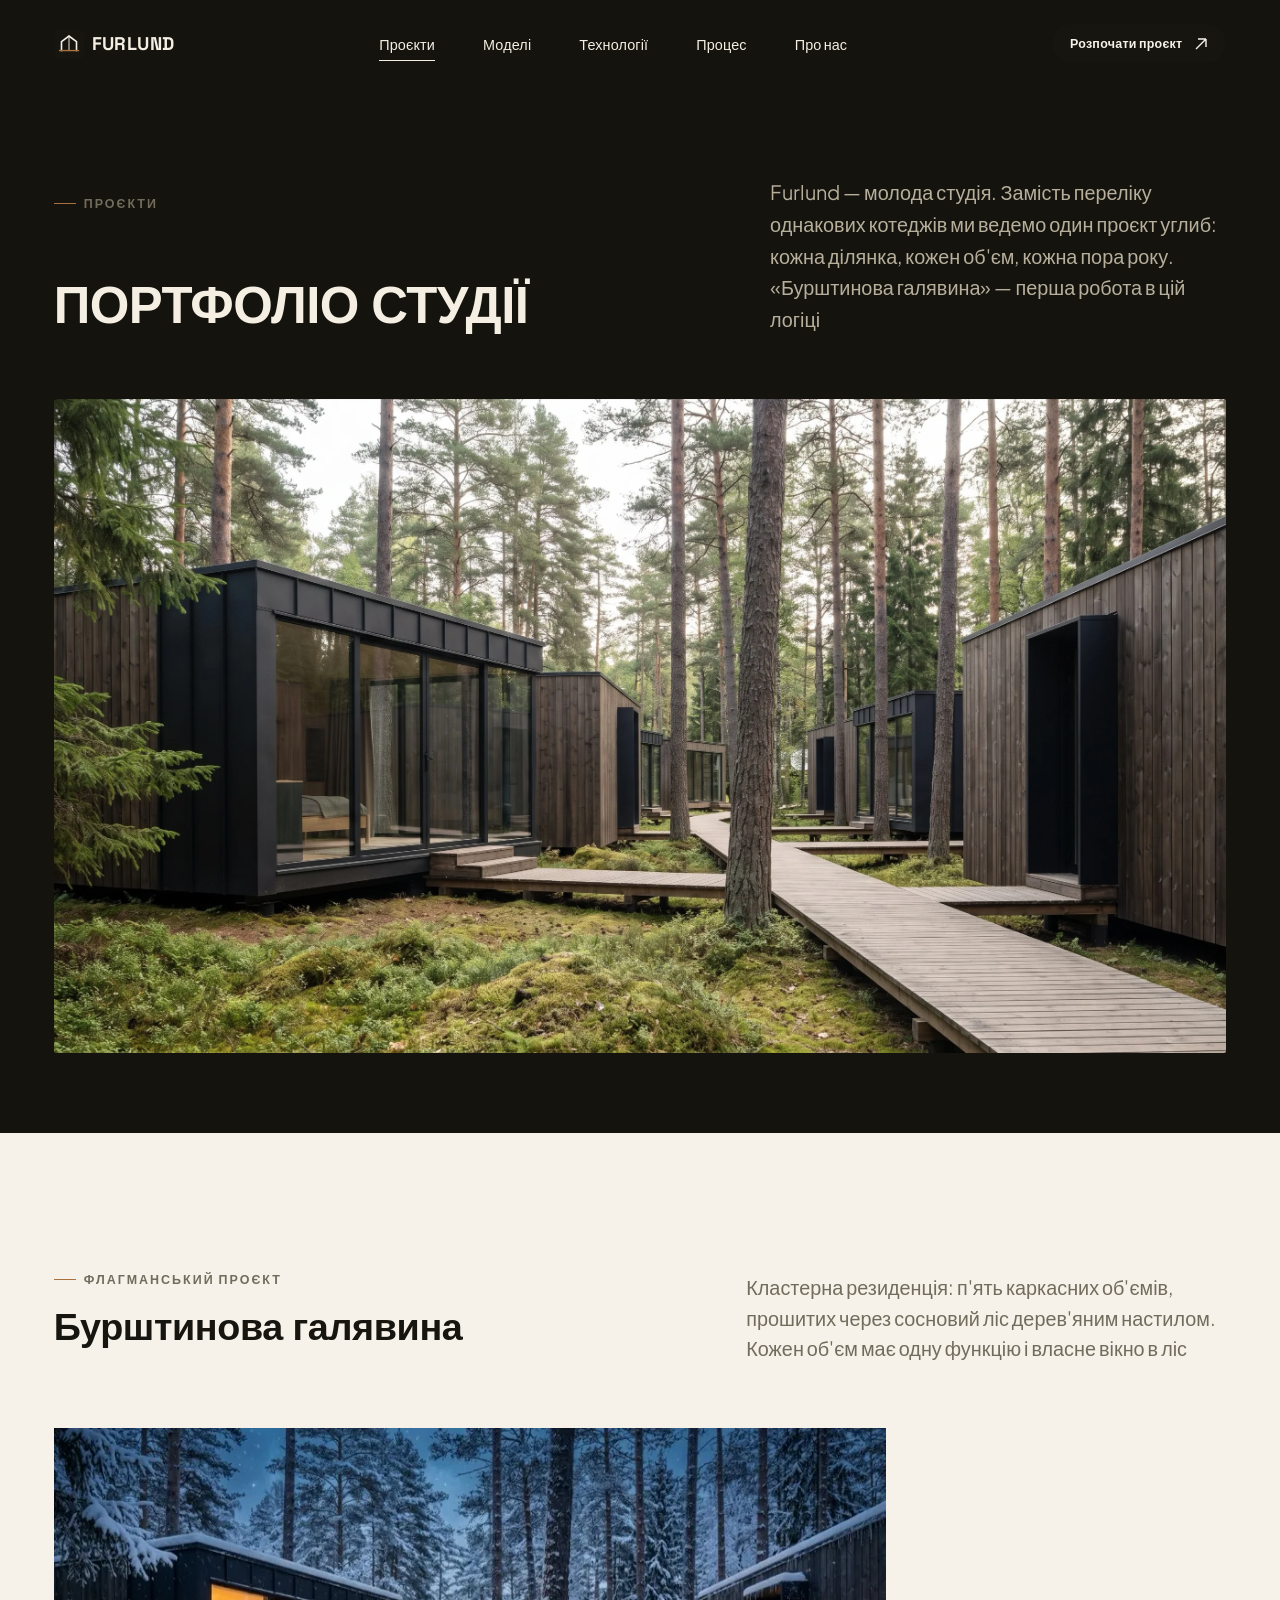
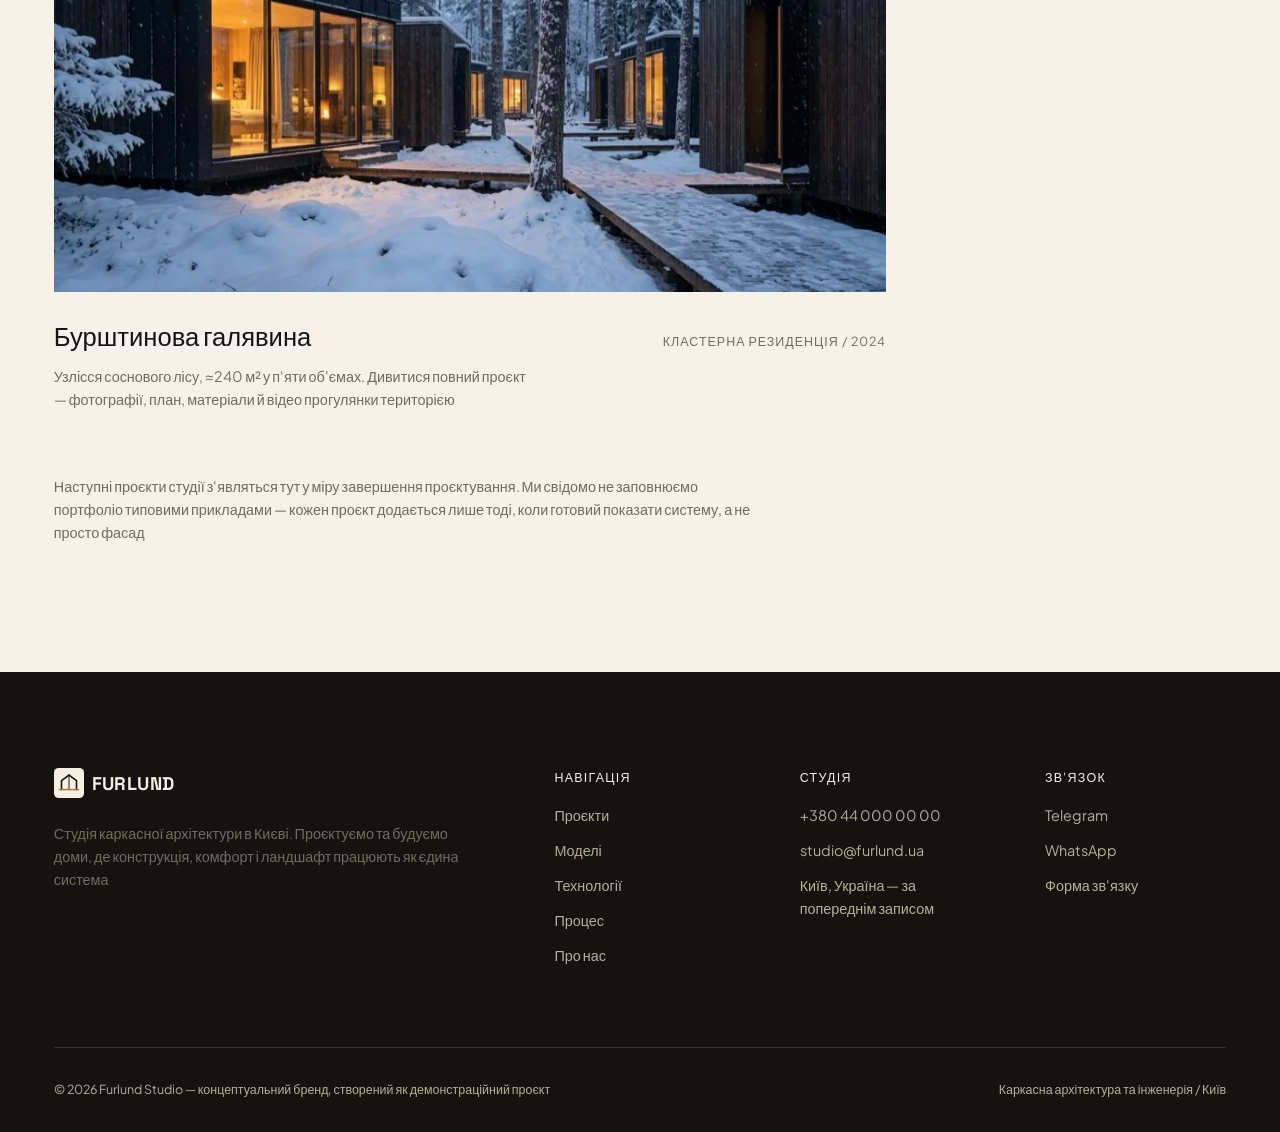
<file: projects.html>
<!DOCTYPE html>
<html lang="uk">
<head>
<meta charset="UTF-8">
<meta name="viewport" content="width=device-width, initial-scale=1.0">
<title>Проєкти — Furlund, каркасна архітектура Київ</title>
<meta name="description" content="Портфоліо студії Furlund: кластерна резиденція «Бурштинова галявина» — каркасні об'єми, прошиті через сосновий ліс дерев'яним настилом">
<link rel="canonical" href="https://furlund.ua/projects.html">
<meta name="robots" content="index, follow">
<meta property="og:type" content="website">
<meta property="og:title" content="Проєкти — Furlund">
<meta property="og:description" content="Портфоліо студії Furlund: кластерна резиденція «Бурштинова галявина»">
<meta property="og:image" content="assets/og-image.jpg">
<meta property="og:url" content="https://furlund.ua/projects.html">
<meta property="og:locale" content="uk_UA">
<meta property="og:site_name" content="Furlund">
<meta name="twitter:card" content="summary_large_image">
<meta name="twitter:title" content="Проєкти — Furlund">
<meta name="twitter:description" content="Портфоліо студії Furlund: кластерна резиденція «Бурштинова галявина»">
<meta name="twitter:image" content="assets/og-image.jpg">
<link rel="icon" href="assets/favicon.svg" type="image/svg+xml">
<link rel="icon" href="assets/favicon-32.png" sizes="32x32" type="image/png">
<link rel="apple-touch-icon" href="assets/apple-touch-icon.png">
<link rel="preconnect" href="https://fonts.googleapis.com">
<link rel="preconnect" href="https://fonts.gstatic.com" crossorigin>
<link href="https://fonts.googleapis.com/css2?family=Plus+Jakarta+Sans:wght@400;500;600&family=Space+Grotesk:wght@500;700&display=swap" rel="stylesheet">
<link rel="stylesheet" href="styles.css">
<script type="application/ld+json">
{
  "@context": "https://schema.org",
  "@type": "BreadcrumbList",
  "itemListElement": [
    {"@type":"ListItem","position":1,"name":"Furlund","item":"https://furlund.ua/index.html"},
    {"@type":"ListItem","position":2,"name":"Проєкти","item":"https://furlund.ua/projects.html"}
  ]
}
</script>
</head>
<body>
<a class="skip-link" href="#main">Перейти до основного вмісту</a>

<!-- ============================== HEADER ============================== -->
<header class="site-header" data-header>
  <div class="container site-header__inner">
    <a href="index.html" class="logo" aria-label="Furlund — на головну">
      <svg viewBox="0 0 64 64" aria-hidden="true">
        <rect class="logo__mark-bg" width="64" height="64" rx="10"/>
        <path class="logo__mark-line" d="M16 46 V27 L32 15 L48 27 V46" fill="none" stroke-width="3.4" stroke-linecap="square"/>
        <path class="logo__mark-line" d="M32 15 V46" fill="none" stroke-width="2" stroke-linecap="square"/>
        <path class="logo__mark-base" d="M12 46 H52" fill="none" stroke="var(--color-accent)" stroke-width="3" stroke-linecap="square"/>
      </svg>
      Furlund
    </a>
    <nav class="main-nav" aria-label="Основна навігація">
      <ul class="main-nav__list">
        <li><a class="nav-link" href="projects.html" aria-current="page">Проєкти</a></li>
        <li><a class="nav-link" href="models.html">Моделі</a></li>
        <li><a class="nav-link" href="technology.html">Технології</a></li>
        <li><a class="nav-link" href="process.html">Процес</a></li>
        <li><a class="nav-link" href="about.html">Про нас</a></li>
      </ul>
    </nav>
    <div class="header-actions">
      <a class="btn btn--primary btn--sm" href="contact.html">
        <span>Розпочати проєкт</span>
        <svg class="btn__arrow" width="14" height="14" viewBox="0 0 14 14" fill="none" aria-hidden="true"><path d="M2 12L12 2M12 2H4M12 2V10" stroke="currentColor" stroke-width="1.4"/></svg>
      </a>
      <button class="hamburger" aria-expanded="false" aria-controls="mobile-menu" aria-label="Відкрити меню">
        <span></span><span></span><span></span>
      </button>
    </div>
  </div>
</header>

<div class="mobile-menu" id="mobile-menu">
  <nav aria-label="Мобільна навігація">
    <ul class="mobile-menu__list">
      <li><a class="mobile-menu__link" href="projects.html"><small>01</small>Проєкти</a></li>
      <li><a class="mobile-menu__link" href="models.html"><small>02</small>Моделі</a></li>
      <li><a class="mobile-menu__link" href="technology.html"><small>03</small>Технології</a></li>
      <li><a class="mobile-menu__link" href="process.html"><small>04</small>Процес</a></li>
      <li><a class="mobile-menu__link" href="about.html"><small>05</small>Про нас</a></li>
      <li><a class="mobile-menu__link" href="contact.html"><small>06</small>Контакти</a></li>
    </ul>
  </nav>
  <div class="mobile-menu__footer">
    <a href="tel:+380440000000">+380 44 000 00 00</a>
    <a href="mailto:studio@furlund.ua">studio@furlund.ua</a>
  </div>
</div>

<main id="main">

<!-- ======================== PAGE HERO ======================== -->
<section class="page-hero">
  <div class="container page-hero__grid">
    <div>
      <p class="eyebrow" data-reveal>Проєкти</p>
      <h1 class="h1 page-hero__title mt-8" data-reveal>Портфоліо студії</h1>
    </div>
    <p class="page-hero__lede" data-reveal>Furlund — молода студія. Замість переліку однакових котеджів ми ведемо один проєкт углиб: кожна ділянка, кожен об'єм, кожна пора року. «Бурштинова галявина» — перша робота в цій логіці</p>
  </div>
  <div class="container">
    <div class="media-frame page-hero__media" data-reveal="scale">
      <img src="assets/images/hero-forest.webp" srcset="assets/images/hero-forest-md.webp 1200w, assets/images/hero-forest.webp 2560w" sizes="100vw" alt="Каркасні об'єми Бурштинової галявини серед соснового лісу, з'єднані дерев'яним настилом" loading="eager" width="2560" height="1429">
    </div>
  </div>
</section>

<!-- ======================== PROJECT INDEX ======================== -->
<section class="section">
  <div class="container">
    <div class="section-heading section-heading--split" data-reveal>
      <div>
        <p class="eyebrow section-heading__eyebrow">Флагманський проєкт</p>
        <h2 class="h2 section-heading__title">Бурштинова галявина</h2>
      </div>
      <p class="body-l" style="max-width:30rem">Кластерна резиденція: п'ять каркасних об'ємів, прошитих через сосновий ліс дерев'яним настилом. Кожен об'єм має одну функцію і власне вікно в ліс</p>
    </div>

    <a class="editorial-card" href="amber-hollow.html" data-reveal style="display:block; max-width:52rem">
      <div class="media-frame editorial-card__media">
        <img src="assets/images/winter.webp" srcset="assets/images/winter-md.webp 900w, assets/images/winter.webp 2000w" sizes="(min-width: 780px) 60vw, 100vw" alt="Бурштинова галявина взимку, у сутінках, з підсвіченими вікнами" loading="lazy" width="2000" height="1116">
      </div>
      <div class="editorial-card__meta">
        <span class="editorial-card__title" style="font-size:1.6rem">Бурштинова галявина</span>
        <span class="editorial-card__tag">Кластерна резиденція / 2024</span>
      </div>
      <p class="editorial-card__desc" style="max-width:44ch">Узлісся соснового лісу, ≈240&nbsp;м² у п'яти об'ємах. Дивитися повний проєкт — фотографії, план, матеріали й відео прогулянки територією</p>
    </a>

    <div class="mt-8" data-reveal>
      <p class="body-s text-muted" style="max-width:44rem">Наступні проєкти студії з'являться тут у міру завершення проєктування. Ми свідомо не заповнюємо портфоліо типовими прикладами — кожен проєкт додається лише тоді, коли готовий показати систему, а не просто фасад</p>
    </div>
  </div>
</section>

</main>

<!-- ============================== FOOTER ============================== -->
<footer class="site-footer">
  <div class="container">
    <div class="footer-top">
      <div class="footer-brand">
        <a href="index.html" class="logo" aria-label="Furlund — на головну">
          <svg viewBox="0 0 64 64" aria-hidden="true">
            <rect class="logo__mark-bg" width="64" height="64" rx="10"/>
            <path class="logo__mark-line" d="M16 46 V27 L32 15 L48 27 V46" fill="none" stroke-width="3.4" stroke-linecap="square"/>
            <path class="logo__mark-line" d="M32 15 V46" fill="none" stroke-width="2" stroke-linecap="square"/>
            <path d="M12 46 H52" fill="none" stroke="var(--color-accent)" stroke-width="3" stroke-linecap="square"/>
          </svg>
          Furlund
        </a>
        <p class="body-s">Студія каркасної архітектури в Києві. Проєктуємо та будуємо доми, де конструкція, комфорт і ландшафт працюють як єдина система</p>
      </div>
      <div class="footer-cols">
        <div class="footer-col">
          <p class="footer-col__title">Навігація</p>
          <ul>
            <li><a href="projects.html">Проєкти</a></li>
            <li><a href="models.html">Моделі</a></li>
            <li><a href="technology.html">Технології</a></li>
            <li><a href="process.html">Процес</a></li>
            <li><a href="about.html">Про нас</a></li>
          </ul>
        </div>
        <div class="footer-col">
          <p class="footer-col__title">Студія</p>
          <ul>
            <li><a href="tel:+380440000000">+380 44 000 00 00</a></li>
            <li><a href="mailto:studio@furlund.ua">studio@furlund.ua</a></li>
            <li>Київ, Україна — за попереднім записом</li>
          </ul>
        </div>
        <div class="footer-col">
          <p class="footer-col__title">Зв'язок</p>
          <ul>
            <li><a href="https://t.me/furlundstudio" target="_blank" rel="noopener">Telegram</a></li>
            <li><a href="https://wa.me/380440000000" target="_blank" rel="noopener">WhatsApp</a></li>
            <li><a href="contact.html">Форма зв'язку</a></li>
          </ul>
        </div>
      </div>
    </div>
    <div class="footer-bottom">
      <p>© <span data-current-year></span> Furlund Studio — концептуальний бренд, створений як демонстраційний проєкт</p>
      <p>Каркасна архітектура та інженерія / Київ</p>
    </div>
  </div>
</footer>

<script src="script.js"></script>
</body>
</html>
</file>
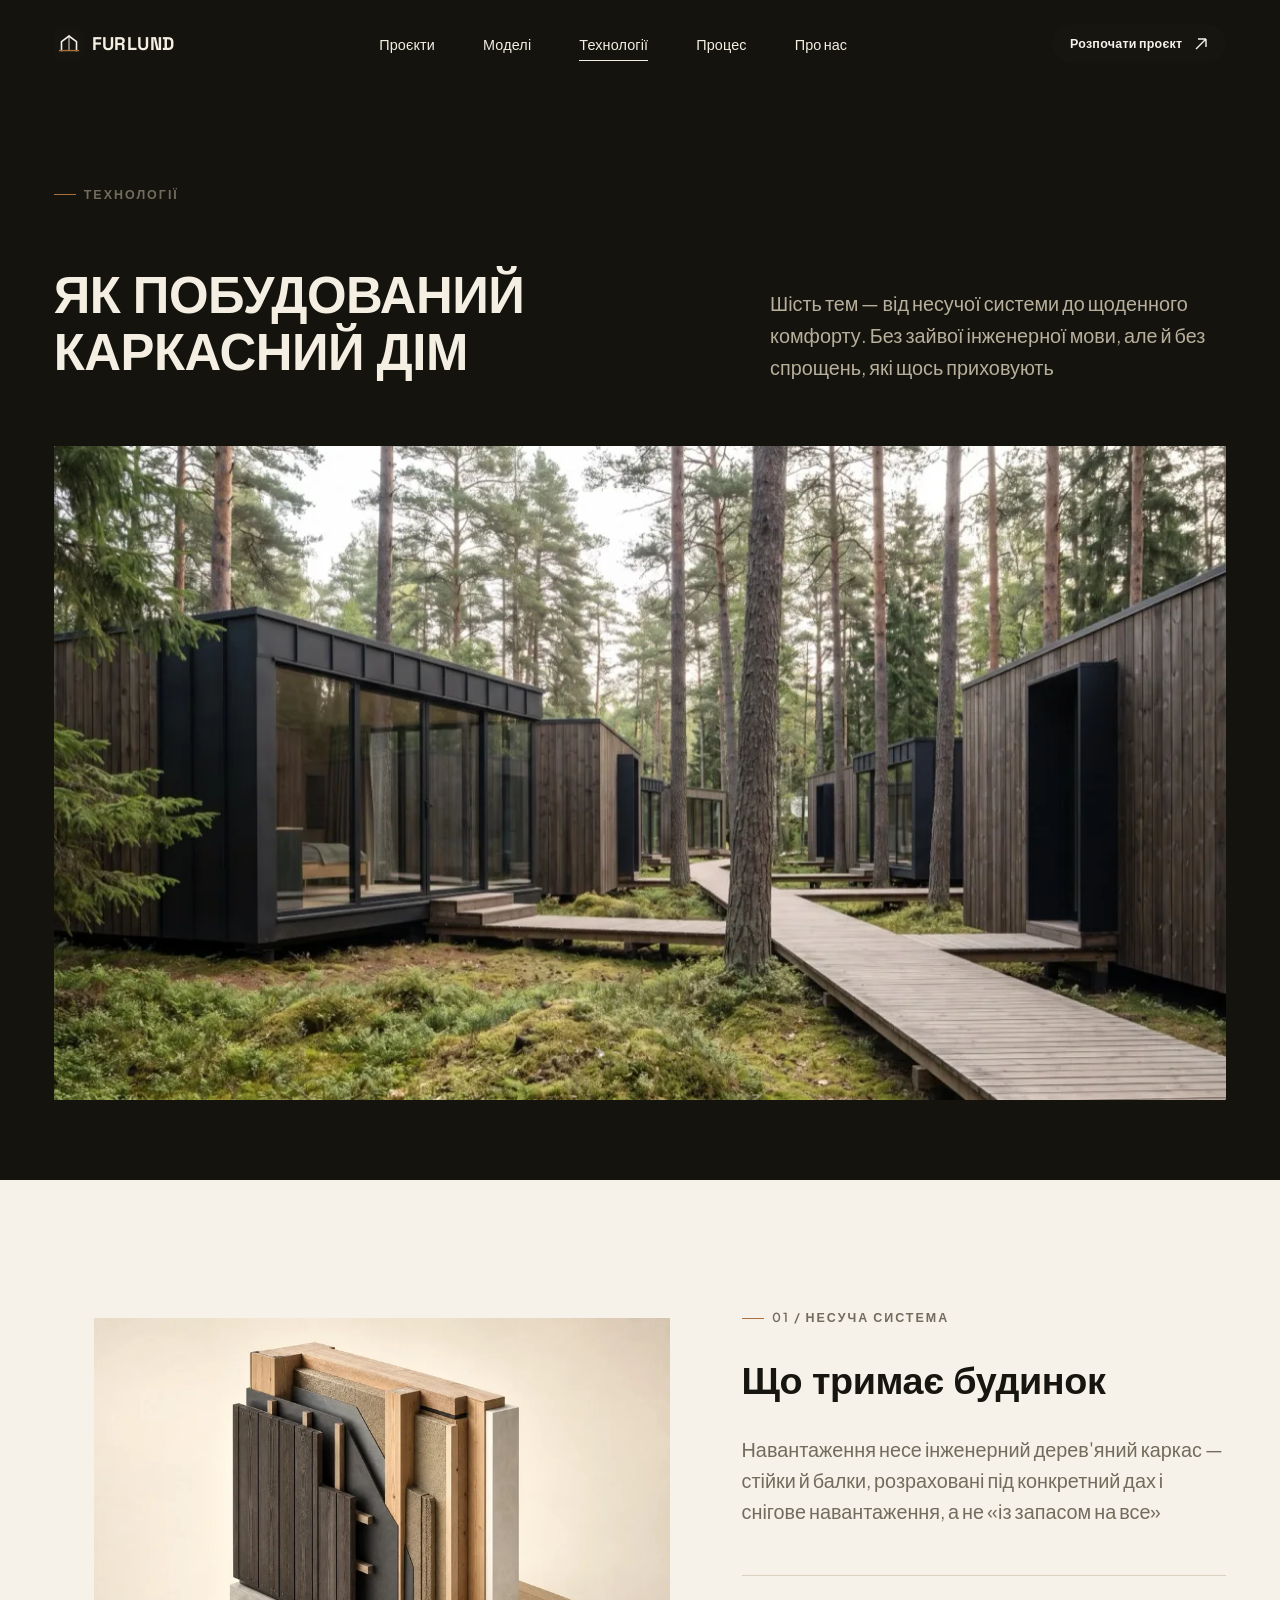
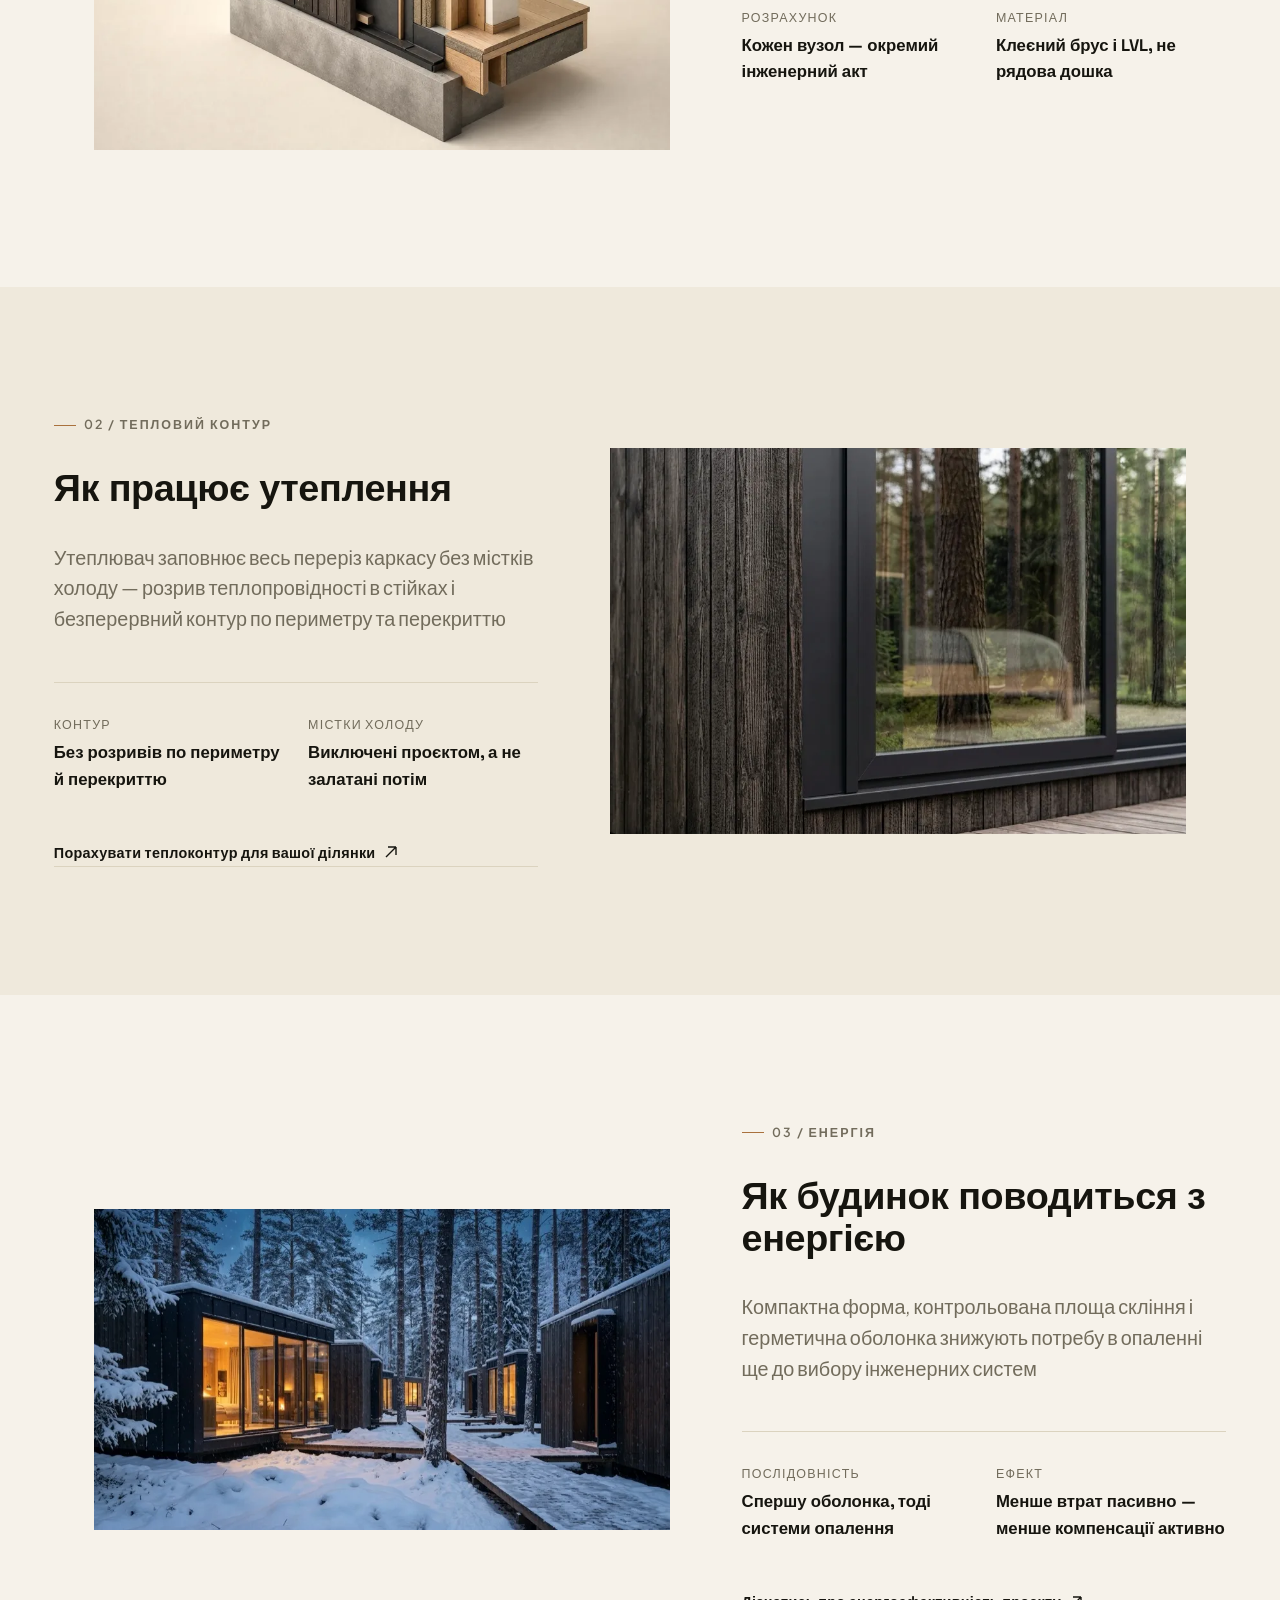
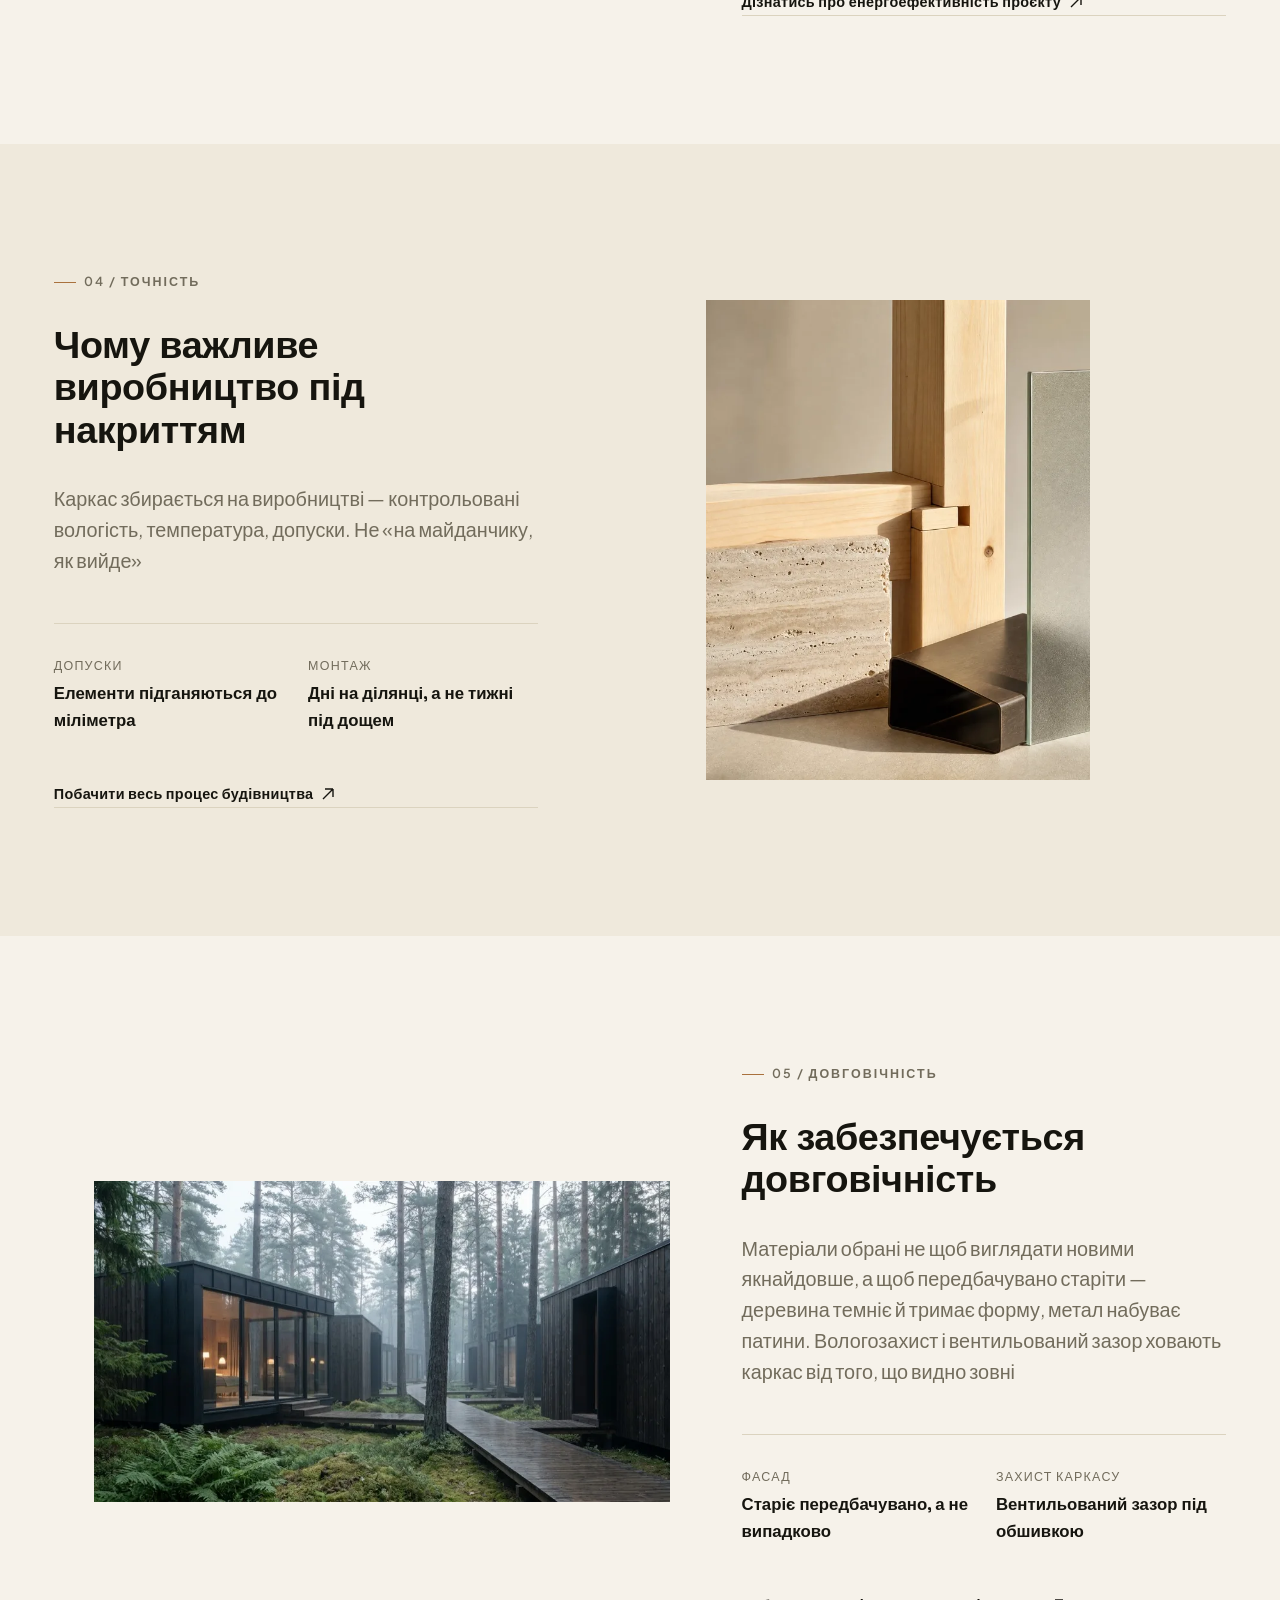
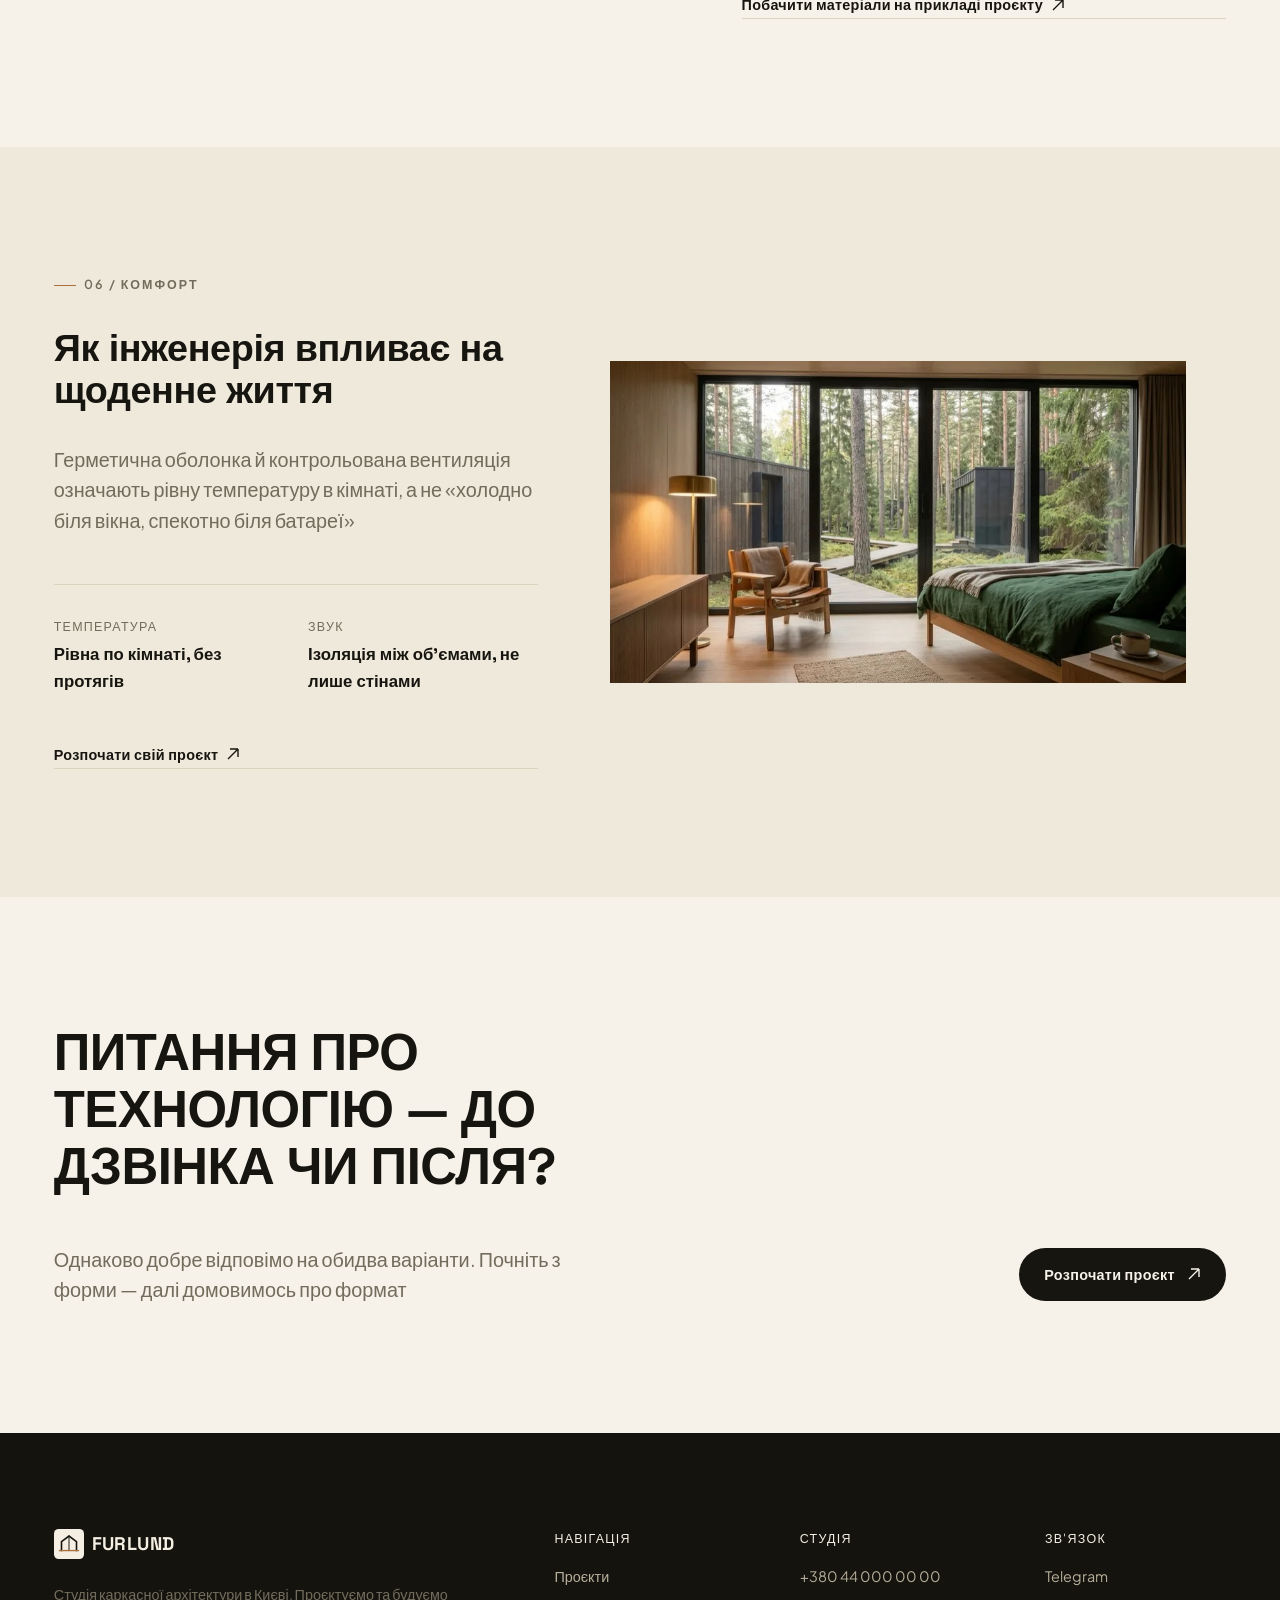
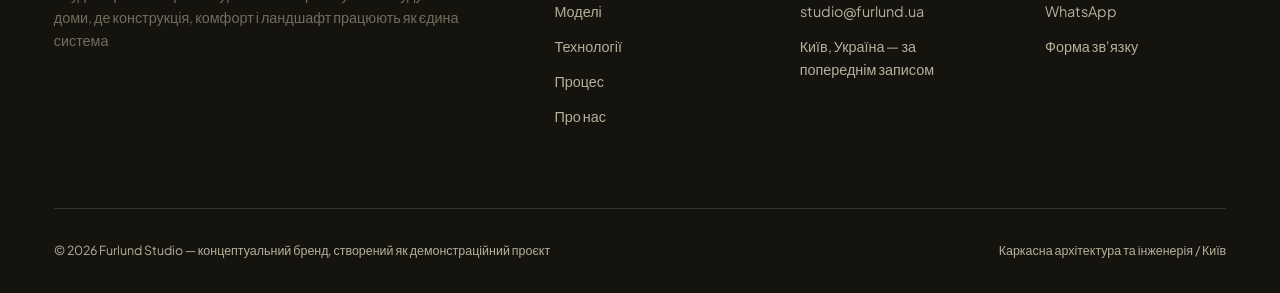
<file: technology.html>
<!DOCTYPE html>
<html lang="uk">
<head>
<meta charset="UTF-8">
<meta name="viewport" content="width=device-width, initial-scale=1.0">
<title>Технології — каркасне будівництво | Furlund, Київ</title>
<meta name="description" content="Як побудований каркасний дім Furlund: несуча система, тепловий контур, енергія, точність виробництва, довговічність і комфорт — пояснено просто">
<link rel="canonical" href="https://furlund.ua/technology.html">
<meta name="robots" content="index, follow">
<meta property="og:type" content="website">
<meta property="og:title" content="Технології — каркасне будівництво | Furlund">
<meta property="og:description" content="Несуча система, тепловий контур, енергія, точність, довговічність і комфорт — як це працює в каркасному домі Furlund">
<meta property="og:image" content="assets/og-image.jpg">
<meta property="og:url" content="https://furlund.ua/technology.html">
<meta property="og:locale" content="uk_UA">
<meta property="og:site_name" content="Furlund">
<meta name="twitter:card" content="summary_large_image">
<meta name="twitter:title" content="Технології — каркасне будівництво | Furlund">
<meta name="twitter:description" content="Несуча система, тепловий контур, енергія, точність, довговічність і комфорт">
<meta name="twitter:image" content="assets/og-image.jpg">
<link rel="icon" href="assets/favicon.svg" type="image/svg+xml">
<link rel="icon" href="assets/favicon-32.png" sizes="32x32" type="image/png">
<link rel="apple-touch-icon" href="assets/apple-touch-icon.png">
<link rel="preconnect" href="https://fonts.googleapis.com">
<link rel="preconnect" href="https://fonts.gstatic.com" crossorigin>
<link href="https://fonts.googleapis.com/css2?family=Plus+Jakarta+Sans:wght@400;500;600&family=Space+Grotesk:wght@500;700&display=swap" rel="stylesheet">
<link rel="stylesheet" href="styles.css">
<script type="application/ld+json">
{
  "@context": "https://schema.org",
  "@type": "BreadcrumbList",
  "itemListElement": [
    {"@type":"ListItem","position":1,"name":"Furlund","item":"https://furlund.ua/index.html"},
    {"@type":"ListItem","position":2,"name":"Технології","item":"https://furlund.ua/technology.html"}
  ]
}
</script>
</head>
<body>
<a class="skip-link" href="#main">Перейти до основного вмісту</a>

<!-- ============================== HEADER ============================== -->
<header class="site-header theme-dark" data-header>
  <div class="container site-header__inner">
    <a href="index.html" class="logo" aria-label="Furlund — на головну">
      <svg viewBox="0 0 64 64" aria-hidden="true">
        <rect class="logo__mark-bg" width="64" height="64" rx="10"/>
        <path class="logo__mark-line" d="M16 46 V27 L32 15 L48 27 V46" fill="none" stroke-width="3.4" stroke-linecap="square"/>
        <path class="logo__mark-line" d="M32 15 V46" fill="none" stroke-width="2" stroke-linecap="square"/>
        <path class="logo__mark-base" d="M12 46 H52" fill="none" stroke="var(--color-accent)" stroke-width="3" stroke-linecap="square"/>
      </svg>
      Furlund
    </a>
    <nav class="main-nav" aria-label="Основна навігація">
      <ul class="main-nav__list">
        <li><a class="nav-link" href="projects.html">Проєкти</a></li>
        <li><a class="nav-link" href="models.html">Моделі</a></li>
        <li><a class="nav-link" href="technology.html" aria-current="page">Технології</a></li>
        <li><a class="nav-link" href="process.html">Процес</a></li>
        <li><a class="nav-link" href="about.html">Про нас</a></li>
      </ul>
    </nav>
    <div class="header-actions">
      <a class="btn btn--primary btn--sm" href="contact.html">
        <span>Розпочати проєкт</span>
        <svg class="btn__arrow" width="14" height="14" viewBox="0 0 14 14" fill="none" aria-hidden="true"><path d="M2 12L12 2M12 2H4M12 2V10" stroke="currentColor" stroke-width="1.4"/></svg>
      </a>
      <button class="hamburger" aria-expanded="false" aria-controls="mobile-menu" aria-label="Відкрити меню">
        <span></span><span></span><span></span>
      </button>
    </div>
  </div>
</header>

<div class="mobile-menu" id="mobile-menu">
  <nav aria-label="Мобільна навігація">
    <ul class="mobile-menu__list">
      <li><a class="mobile-menu__link" href="projects.html"><small>01</small>Проєкти</a></li>
      <li><a class="mobile-menu__link" href="models.html"><small>02</small>Моделі</a></li>
      <li><a class="mobile-menu__link" href="technology.html"><small>03</small>Технології</a></li>
      <li><a class="mobile-menu__link" href="process.html"><small>04</small>Процес</a></li>
      <li><a class="mobile-menu__link" href="about.html"><small>05</small>Про нас</a></li>
      <li><a class="mobile-menu__link" href="contact.html"><small>06</small>Контакти</a></li>
    </ul>
  </nav>
  <div class="mobile-menu__footer">
    <a href="tel:+380440000000">+380 44 000 00 00</a>
    <a href="mailto:studio@furlund.ua">studio@furlund.ua</a>
  </div>
</div>

<main id="main">

<!-- ======================== PAGE HERO (video) ======================== -->
<section class="page-hero">
  <div class="container page-hero__grid">
    <div>
      <p class="eyebrow" data-reveal>Технології</p>
      <h1 class="h1 page-hero__title mt-8" data-reveal>Як побудований каркасний дім</h1>
    </div>
    <p class="page-hero__lede" data-reveal>Шість тем — від несучої системи до щоденного комфорту. Без зайвої інженерної мови, але й без спрощень, які щось приховують</p>
  </div>
  <div class="container">
    <div class="media-frame page-hero__media" data-reveal="scale-only">
      <video muted loop playsinline autoplay preload="metadata" poster="assets/images/hero-forest-md.webp">
        <source src="assets/video/b-roll.mp4" type="video/mp4">
      </video>
    </div>
  </div>
</section>

<!-- ======================== 01 · STRUCTURAL SYSTEM ======================== -->
<section class="section">
  <div class="container">
    <div class="featured" data-reveal-group>
      <div class="media-frame featured__media" data-reveal="scale">
        <img src="assets/images/materials-assembly.webp" srcset="assets/images/materials-assembly-md.webp 900w, assets/images/materials-assembly.webp 1800w" sizes="(min-width: 900px) 45vw, 100vw" alt="Розібрана схема стінового вузла: структурний каркас, утеплення, обшивка" loading="lazy" width="1800" height="1350">
      </div>
      <div class="featured__body">
        <p class="eyebrow" data-reveal>01 / Несуча система</p>
        <h2 class="h2" data-reveal>Що тримає будинок</h2>
        <p class="body-l" data-reveal>Навантаження несе інженерний дерев'яний каркас — стійки й балки, розраховані під конкретний дах і снігове навантаження, а не «із запасом на все»</p>
        <dl class="featured__meta" data-reveal>
          <div>
            <dt>Розрахунок</dt>
            <dd>Кожен вузол — окремий інженерний акт</dd>
          </div>
          <div>
            <dt>Матеріал</dt>
            <dd>Клеєний брус і LVL, не рядова дошка</dd>
          </div>
        </dl>
        <a class="link-arrow" href="contact.html" data-reveal>
          <span>Обговорити конструктив вашого будинку</span>
          <svg width="14" height="14" viewBox="0 0 14 14" fill="none" aria-hidden="true"><path d="M2 12L12 2M12 2H4M12 2V10" stroke="currentColor" stroke-width="1.4"/></svg>
        </a>
      </div>
    </div>
  </div>
</section>

<!-- ======================== 02 · THERMAL ENVELOPE ======================== -->
<section class="section" style="background:var(--color-surface)">
  <div class="container">
    <div class="featured featured--reverse" data-reveal-group>
      <div class="media-frame featured__media" data-reveal="scale">
        <img src="assets/images/detail.webp" srcset="assets/images/detail-md.webp 900w, assets/images/detail.webp 1800w" sizes="(min-width: 900px) 45vw, 100vw" alt="Деталь вікна: перехід від обшивки до скління без містків холоду" loading="lazy" width="1800" height="1207">
      </div>
      <div class="featured__body">
        <p class="eyebrow" data-reveal>02 / Тепловий контур</p>
        <h2 class="h2" data-reveal>Як працює утеплення</h2>
        <p class="body-l" data-reveal>Утеплювач заповнює весь переріз каркасу без містків холоду — розрив теплопровідності в стійках і безперервний контур по периметру та перекриттю</p>
        <dl class="featured__meta" data-reveal>
          <div>
            <dt>Контур</dt>
            <dd>Без розривів по периметру й перекриттю</dd>
          </div>
          <div>
            <dt>Містки холоду</dt>
            <dd>Виключені проєктом, а не залатані потім</dd>
          </div>
        </dl>
        <a class="link-arrow" href="contact.html" data-reveal>
          <span>Порахувати теплоконтур для вашої ділянки</span>
          <svg width="14" height="14" viewBox="0 0 14 14" fill="none" aria-hidden="true"><path d="M2 12L12 2M12 2H4M12 2V10" stroke="currentColor" stroke-width="1.4"/></svg>
        </a>
      </div>
    </div>
  </div>
</section>

<!-- ======================== 03 · ENERGY ======================== -->
<section class="section">
  <div class="container">
    <div class="featured" data-reveal-group>
      <div class="media-frame featured__media" data-reveal="scale">
        <img src="assets/images/winter.webp" srcset="assets/images/winter-md.webp 900w, assets/images/winter.webp 2000w" sizes="(min-width: 900px) 45vw, 100vw" alt="Освітлені вікна каркасного будинку взимку — тепло всередині утримується попри мороз зовні" loading="lazy" width="2000" height="1116">
      </div>
      <div class="featured__body">
        <p class="eyebrow" data-reveal>03 / Енергія</p>
        <h2 class="h2" data-reveal>Як будинок поводиться з енергією</h2>
        <p class="body-l" data-reveal>Компактна форма, контрольована площа скління і герметична оболонка знижують потребу в опаленні ще до вибору інженерних систем</p>
        <dl class="featured__meta" data-reveal>
          <div>
            <dt>Послідовність</dt>
            <dd>Спершу оболонка, тоді системи опалення</dd>
          </div>
          <div>
            <dt>Ефект</dt>
            <dd>Менше втрат пасивно — менше компенсації активно</dd>
          </div>
        </dl>
        <a class="link-arrow" href="contact.html" data-reveal>
          <span>Дізнатись про енергоефективність проєкту</span>
          <svg width="14" height="14" viewBox="0 0 14 14" fill="none" aria-hidden="true"><path d="M2 12L12 2M12 2H4M12 2V10" stroke="currentColor" stroke-width="1.4"/></svg>
        </a>
      </div>
    </div>
  </div>
</section>

<!-- ======================== 04 · PRECISION ======================== -->
<section class="section" style="background:var(--color-surface)">
  <div class="container">
    <div class="featured featured--reverse" data-reveal-group>
      <div class="media-frame featured__media" data-reveal="scale">
        <img src="assets/images/materials-still.webp" srcset="assets/images/materials-still-md.webp 800w, assets/images/materials-still.webp 1400w" sizes="(min-width: 900px) 45vw, 100vw" alt="Матеріали під контролем: дерево, камінь, метал і скло як окремі елементи виробництва" loading="lazy" width="1120" height="1400">
      </div>
      <div class="featured__body">
        <p class="eyebrow" data-reveal>04 / Точність</p>
        <h2 class="h2" data-reveal>Чому важливе виробництво під накриттям</h2>
        <p class="body-l" data-reveal>Каркас збирається на виробництві — контрольовані вологість, температура, допуски. Не «на майданчику, як вийде»</p>
        <dl class="featured__meta" data-reveal>
          <div>
            <dt>Допуски</dt>
            <dd>Елементи підганяються до міліметра</dd>
          </div>
          <div>
            <dt>Монтаж</dt>
            <dd>Дні на ділянці, а не тижні під дощем</dd>
          </div>
        </dl>
        <a class="link-arrow" href="process.html" data-reveal>
          <span>Побачити весь процес будівництва</span>
          <svg width="14" height="14" viewBox="0 0 14 14" fill="none" aria-hidden="true"><path d="M2 12L12 2M12 2H4M12 2V10" stroke="currentColor" stroke-width="1.4"/></svg>
        </a>
      </div>
    </div>
  </div>
</section>

<!-- ======================== 05 · DURABILITY ======================== -->
<section class="section">
  <div class="container">
    <div class="featured" data-reveal-group>
      <div class="media-frame featured__media" data-reveal="scale">
        <img src="assets/images/fog.webp" srcset="assets/images/fog-md.webp 900w, assets/images/fog.webp 2000w" sizes="(min-width: 900px) 45vw, 100vw" alt="Обвуглена дерев'яна обшивка в лісовому тумані — матеріал, що старіє передбачувано" loading="lazy" width="2000" height="1116">
      </div>
      <div class="featured__body">
        <p class="eyebrow" data-reveal>05 / Довговічність</p>
        <h2 class="h2" data-reveal>Як забезпечується довговічність</h2>
        <p class="body-l" data-reveal>Матеріали обрані не щоб виглядати новими якнайдовше, а щоб передбачувано старіти — деревина темніє й тримає форму, метал набуває патини. Вологозахист і вентильований зазор ховають каркас від того, що видно зовні</p>
        <dl class="featured__meta" data-reveal>
          <div>
            <dt>Фасад</dt>
            <dd>Старіє передбачувано, а не випадково</dd>
          </div>
          <div>
            <dt>Захист каркасу</dt>
            <dd>Вентильований зазор під обшивкою</dd>
          </div>
        </dl>
        <a class="link-arrow" href="amber-hollow.html" data-reveal>
          <span>Побачити матеріали на прикладі проєкту</span>
          <svg width="14" height="14" viewBox="0 0 14 14" fill="none" aria-hidden="true"><path d="M2 12L12 2M12 2H4M12 2V10" stroke="currentColor" stroke-width="1.4"/></svg>
        </a>
      </div>
    </div>
  </div>
</section>

<!-- ======================== 06 · COMFORT ======================== -->
<section class="section" style="background:var(--color-surface)">
  <div class="container">
    <div class="featured featured--reverse" data-reveal-group>
      <div class="media-frame featured__media" data-reveal="scale">
        <img src="assets/images/interior.webp" srcset="assets/images/interior-md.webp 900w, assets/images/interior.webp 1800w" sizes="(min-width: 900px) 45vw, 100vw" alt="Інтер'єр каркасного будинку: рівна температура кімнати, скло на всю висоту" loading="lazy" width="1800" height="1004">
      </div>
      <div class="featured__body">
        <p class="eyebrow" data-reveal>06 / Комфорт</p>
        <h2 class="h2" data-reveal>Як інженерія впливає на щоденне життя</h2>
        <p class="body-l" data-reveal>Герметична оболонка й контрольована вентиляція означають рівну температуру в кімнаті, а не «холодно біля вікна, спекотно біля батареї»</p>
        <dl class="featured__meta" data-reveal>
          <div>
            <dt>Температура</dt>
            <dd>Рівна по кімнаті, без протягів</dd>
          </div>
          <div>
            <dt>Звук</dt>
            <dd>Ізоляція між об'ємами, не лише стінами</dd>
          </div>
        </dl>
        <a class="link-arrow" href="contact.html" data-reveal>
          <span>Розпочати свій проєкт</span>
          <svg width="14" height="14" viewBox="0 0 14 14" fill="none" aria-hidden="true"><path d="M2 12L12 2M12 2H4M12 2V10" stroke="currentColor" stroke-width="1.4"/></svg>
        </a>
      </div>
    </div>
  </div>
</section>

<!-- ======================== CTA ======================== -->
<section class="section final-cta">
  <div class="container">
    <h2 class="h1 final-cta__title" data-reveal>Питання про технологію — до дзвінка чи після?</h2>
    <div class="final-cta__row" data-reveal>
      <p class="body-l" style="max-width:32rem">Однаково добре відповімо на обидва варіанти. Почніть з форми — далі домовимось про формат</p>
      <a class="btn btn--primary" href="contact.html">
        <span>Розпочати проєкт</span>
        <svg class="btn__arrow" width="14" height="14" viewBox="0 0 14 14" fill="none" aria-hidden="true"><path d="M2 12L12 2M12 2H4M12 2V10" stroke="currentColor" stroke-width="1.4"/></svg>
      </a>
    </div>
  </div>
</section>

</main>

<!-- ============================== FOOTER ============================== -->
<footer class="site-footer">
  <div class="container">
    <div class="footer-top">
      <div class="footer-brand">
        <a href="index.html" class="logo" aria-label="Furlund — на головну">
          <svg viewBox="0 0 64 64" aria-hidden="true">
            <rect class="logo__mark-bg" width="64" height="64" rx="10"/>
            <path class="logo__mark-line" d="M16 46 V27 L32 15 L48 27 V46" fill="none" stroke-width="3.4" stroke-linecap="square"/>
            <path class="logo__mark-line" d="M32 15 V46" fill="none" stroke-width="2" stroke-linecap="square"/>
            <path d="M12 46 H52" fill="none" stroke="var(--color-accent)" stroke-width="3" stroke-linecap="square"/>
          </svg>
          Furlund
        </a>
        <p class="body-s">Студія каркасної архітектури в Києві. Проєктуємо та будуємо доми, де конструкція, комфорт і ландшафт працюють як єдина система</p>
      </div>
      <div class="footer-cols">
        <div class="footer-col">
          <p class="footer-col__title">Навігація</p>
          <ul>
            <li><a href="projects.html">Проєкти</a></li>
            <li><a href="models.html">Моделі</a></li>
            <li><a href="technology.html">Технології</a></li>
            <li><a href="process.html">Процес</a></li>
            <li><a href="about.html">Про нас</a></li>
          </ul>
        </div>
        <div class="footer-col">
          <p class="footer-col__title">Студія</p>
          <ul>
            <li><a href="tel:+380440000000">+380 44 000 00 00</a></li>
            <li><a href="mailto:studio@furlund.ua">studio@furlund.ua</a></li>
            <li>Київ, Україна — за попереднім записом</li>
          </ul>
        </div>
        <div class="footer-col">
          <p class="footer-col__title">Зв'язок</p>
          <ul>
            <li><a href="https://t.me/furlundstudio" target="_blank" rel="noopener">Telegram</a></li>
            <li><a href="https://wa.me/380440000000" target="_blank" rel="noopener">WhatsApp</a></li>
            <li><a href="contact.html">Форма зв'язку</a></li>
          </ul>
        </div>
      </div>
    </div>
    <div class="footer-bottom">
      <p>© <span data-current-year></span> Furlund Studio — концептуальний бренд, створений як демонстраційний проєкт</p>
      <p>Каркасна архітектура та інженерія / Київ</p>
    </div>
  </div>
</footer>

<script src="script.js"></script>
</body>
</html>
</file>
<file: styles.css>
/* ==========================================================================
   FURLUND — design system & shared styles
   Timber-frame architecture studio (concept brand).
   Fonts: Space Grotesk (display/headings), Plus Jakarta Sans (body/UI).
   ========================================================================== */

/* --------------------------------------------------------------------------
   1. TOKENS
   -------------------------------------------------------------------------- */
:root {
  /* color — light surface (default) */
  --color-bg: #F6F2EA;
  --color-surface: #EFE9DC;
  --color-surface-2: #E4DCC9;
  --color-ink: #16150F;
  --color-ink-soft: #33312A;
  --color-muted: #726C5C;
  --color-border: #DBD3BF;
  --color-accent: #A9713D;
  --color-accent-soft: #C79A66;
  --color-accent-ink: #6E4623;

  /* color — dark surface (inverted sections) */
  --color-dark-bg: #14130E;
  --color-dark-surface: #1D1C14;
  --color-dark-surface-2: #262418;
  --color-on-dark: #F4EFE2;
  --color-on-dark-soft: #B7AF9B;
  --color-on-dark-border: rgba(244, 239, 226, 0.14);

  /* semantic (adaptive within a section via data-theme) */
  --background: var(--color-bg);
  --surface: var(--color-surface);
  --text-primary: var(--color-ink);
  --text-secondary: var(--color-muted);
  --border: var(--color-border);
  --accent: var(--color-accent);

  /* status colors (forms) */
  --color-success: #3F5A3D;
  --color-success-bg: #E5EBDE;
  --color-error: #8C3A2B;
  --color-error-bg: #F3E2DC;

  /* typography */
  --font-display: 'Space Grotesk', 'Helvetica Neue', Arial, sans-serif;
  --font-body: 'Plus Jakarta Sans', 'Helvetica Neue', Arial, sans-serif;

  --fs-display-xl: clamp(2.75rem, 5.4vw + 1rem, 6.75rem);
  --fs-display-l: clamp(2.25rem, 4vw + 1rem, 4.75rem);
  --fs-h1: clamp(2rem, 2.6vw + 1.1rem, 3.4rem);
  --fs-h2: clamp(1.6rem, 1.7vw + 1rem, 2.6rem);
  --fs-h3: clamp(1.25rem, 0.9vw + 1rem, 1.65rem);
  --fs-body-l: clamp(1.05rem, 0.3vw + 1rem, 1.25rem);
  --fs-body: 1rem;
  --fs-body-s: 0.9rem;
  --fs-label: 0.78rem;
  --fs-caption: 0.78rem;

  /* spacing scale (4px base) */
  --space-1: 0.25rem;
  --space-2: 0.5rem;
  --space-3: 0.75rem;
  --space-4: 1rem;
  --space-5: 1.5rem;
  --space-6: 2rem;
  --space-7: 3rem;
  --space-8: 4rem;
  --space-9: 5rem;
  --space-10: 6rem;
  --space-11: 8rem;
  --space-12: 10rem;

  /* layout */
  --container-max: 1440px;
  --container-pad: clamp(1.25rem, 4.2vw, 4.5rem);
  --header-h: 84px;

  /* motion */
  --ease-editorial: cubic-bezier(0.16, 0.75, 0.24, 1);
  --dur-fast: 220ms;
  --dur-med: 520ms;
  --dur-slow: 900ms;
}

/* --------------------------------------------------------------------------
   2. RESET & BASE
   -------------------------------------------------------------------------- */
*, *::before, *::after { box-sizing: border-box; }
html { -webkit-text-size-adjust: 100%; scroll-behavior: smooth; overflow-x: hidden; }
@media (prefers-reduced-motion: reduce) {
  html { scroll-behavior: auto; }
  *, *::before, *::after {
    animation-duration: 0.01ms !important;
    animation-iteration-count: 1 !important;
    transition-duration: 0.01ms !important;
    scroll-behavior: auto !important;
  }
}

body {
  margin: 0;
  min-width: 320px;
  background: var(--color-bg);
  color: var(--color-ink-soft);
  font-family: var(--font-body);
  font-weight: 400;
  font-size: var(--fs-body);
  line-height: 1.6;
  -webkit-font-smoothing: antialiased;
  /* overflow-x lives on <html>, not here — overflow-x: hidden on <body>
     makes body compute overflow-y: auto (CSS 2.1 §11.1.1) and become its
     own scroll container, which breaks position: sticky for descendants
     (e.g. .system-split__media below) in Chromium/WebKit, since the sticky
     element then sticks relative to body instead of the real document
     scroller. Keeping the guard on <html> instead preserves the "no
     horizontal scroll" protection without that side effect. */
}

img, video { max-width: 100%; display: block; }

/* All decorative <video> elements on this site autoplay muted/looped — never
   wait on a user click. Some WebKit builds render a native "start playback"
   button overlay on any paused/loading <video> regardless of the `controls`
   attribute; hide it everywhere so no video ever shows a play affordance. */
video::-webkit-media-controls-start-playback-button {
  display: none !important;
  -webkit-appearance: none;
  pointer-events: none;
}
video::-webkit-media-controls {
  display: none !important;
}

h1, h2, h3, h4, h5, h6 {
  font-family: var(--font-display);
  font-weight: 700;
  line-height: 1.12;
  letter-spacing: -0.01em;
  color: var(--text-primary);
  margin: 0;
}

p { margin: 0; }

a {
  color: inherit;
  text-decoration: none;
}

button {
  font-family: inherit;
  cursor: pointer;
  background: none;
  border: none;
  color: inherit;
}

input, textarea, select {
  font-family: inherit;
  font-size: inherit;
  color: inherit;
}

ul, ol { margin: 0; padding: 0; list-style: none; }

svg { display: block; }

::selection { background: var(--color-accent-soft); color: var(--color-dark-bg); }

:focus-visible {
  outline: 2px solid var(--color-accent);
  outline-offset: 3px;
}

.skip-link {
  position: absolute;
  top: -100px;
  left: var(--space-4);
  background: var(--color-ink);
  color: var(--color-on-dark);
  padding: var(--space-3) var(--space-5);
  z-index: 1000;
  transition: top var(--dur-fast) var(--ease-editorial);
}
.skip-link:focus { top: var(--space-4); }

/* --------------------------------------------------------------------------
   3. LAYOUT / GRID
   -------------------------------------------------------------------------- */
.container {
  width: 100%;
  max-width: var(--container-max);
  margin-inline: auto;
  padding-inline: var(--container-pad);
}

.grid-12 {
  display: grid;
  grid-template-columns: repeat(12, 1fr);
  gap: var(--space-5);
}

.section {
  position: relative;
  padding-block: var(--space-10);
  background: var(--background);
  color: var(--text-primary);
}
.section--tight { padding-block: var(--space-8); }
.section--flush-top { padding-top: 0; }
.section--flush-bottom { padding-bottom: 0; }

[data-theme="dark"] {
  --background: var(--color-dark-bg);
  --surface: var(--color-dark-surface);
  --text-primary: var(--color-on-dark);
  --text-secondary: var(--color-on-dark-soft);
  --border: var(--color-on-dark-border);
}
[data-theme="dark"] { background: var(--background); color: var(--color-on-dark-soft); }
[data-theme="dark"] .btn--ghost { border-color: var(--color-on-dark-border); color: var(--color-on-dark); }
[data-theme="dark"] .btn--ghost:hover { background: var(--color-on-dark-border); }

/* --------------------------------------------------------------------------
   4. TYPOGRAPHY UTILITIES
   -------------------------------------------------------------------------- */
.display-xl {
  font-size: var(--fs-display-xl);
  line-height: 0.98;
  letter-spacing: -0.02em;
}
.display-l { font-size: var(--fs-display-l); line-height: 1; letter-spacing: -0.015em; }
.h1 { font-size: var(--fs-h1); }
.h2 { font-size: var(--fs-h2); }
.h3 { font-size: var(--fs-h3); }

.uppercase-tight {
  text-transform: uppercase;
  letter-spacing: 0.02em;
}

.body-l { font-size: var(--fs-body-l); line-height: 1.55; color: var(--text-secondary); }
.body-s { font-size: var(--fs-body-s); color: var(--text-secondary); }

.eyebrow {
  display: inline-flex;
  align-items: center;
  gap: var(--space-2);
  font-family: var(--font-body);
  font-weight: 600;
  font-size: var(--fs-label);
  text-transform: uppercase;
  letter-spacing: 0.16em;
  color: var(--text-secondary);
}
.eyebrow::before {
  content: "";
  width: 22px;
  height: 1px;
  background: var(--color-accent);
  display: inline-block;
}

.section-heading {
  max-width: 46rem;
  margin-bottom: var(--space-8);
}
.section-heading__eyebrow { margin-bottom: var(--space-4); }
.section-heading__title { margin-bottom: var(--space-4); }
.section-heading--split {
  display: flex;
  flex-wrap: wrap;
  justify-content: space-between;
  align-items: flex-end;
  gap: var(--space-6);
  max-width: none;
}

.text-muted { color: var(--text-secondary); }
.text-accent { color: var(--color-accent); }

/* --------------------------------------------------------------------------
   5. BUTTONS
   -------------------------------------------------------------------------- */
.btn {
  --btn-fg: var(--color-bg);
  --btn-bg: var(--color-ink);
  display: inline-flex;
  align-items: center;
  gap: var(--space-3);
  font-family: var(--font-body);
  font-weight: 600;
  font-size: var(--fs-body-s);
  letter-spacing: 0.02em;
  padding: 0.95em 1.7em;
  border-radius: 999px;
  border: 1px solid transparent;
  background: var(--btn-bg);
  color: var(--btn-fg);
  transition: transform var(--dur-fast) var(--ease-editorial), background var(--dur-fast) var(--ease-editorial), color var(--dur-fast) var(--ease-editorial), border-color var(--dur-fast) var(--ease-editorial);
  white-space: nowrap;
  text-shadow: none; /* buttons sit on their own solid fill, never on raw video/photo — the hero's text-shadow-for-legibility rule must not bleed into button labels */
}
.btn:hover { transform: translateY(-2px); }
.btn:active { transform: translateY(0); }

.btn--primary { background: var(--color-ink); color: var(--color-bg); }
.btn--primary:hover { background: var(--color-accent-ink); }
[data-theme="dark"] .btn--primary { background: var(--color-on-dark); color: var(--color-dark-bg); }
[data-theme="dark"] .btn--primary:hover { background: var(--color-accent-soft); }

.btn--ghost {
  background: transparent;
  color: var(--color-ink);
  border-color: var(--color-border);
}
.btn--ghost:hover { background: var(--color-ink); color: var(--color-bg); }

.btn--sm { padding: 0.7em 1.35em; font-size: var(--fs-caption); }

.btn__arrow { transition: transform var(--dur-fast) var(--ease-editorial); }
.btn:hover .btn__arrow { transform: translateX(3px); }

.link-arrow {
  display: inline-flex;
  align-items: center;
  gap: var(--space-2);
  font-weight: 600;
  font-size: var(--fs-body-s);
  letter-spacing: 0.02em;
  border-bottom: 1px solid var(--color-border);
  padding-bottom: 2px;
  transition: border-color var(--dur-fast) var(--ease-editorial), gap var(--dur-fast) var(--ease-editorial), color var(--dur-fast);
}
.link-arrow:hover { border-color: currentColor; gap: var(--space-3); color: var(--color-accent); }

/* --------------------------------------------------------------------------
   6. HEADER / NAVIGATION
   -------------------------------------------------------------------------- */
.site-header {
  position: fixed;
  inset-block-start: 0;
  inset-inline: 0;
  z-index: 200;
  padding-block: var(--space-5);
  transition: padding var(--dur-fast) var(--ease-editorial), background var(--dur-fast) var(--ease-editorial), border-color var(--dur-fast) var(--ease-editorial);
  border-bottom: 1px solid transparent;
}
.site-header.is-scrolled {
  padding-block: var(--space-3);
  background: rgba(246, 242, 234, 0.92);
  backdrop-filter: blur(10px);
  border-bottom-color: var(--color-border);
}
/* Every page in this site has a dark section (video or dark page-hero) directly
   behind the fixed header, so the pre-scroll state is always "light text on
   dark background" — universal, not conditional on a per-page theme class. */
.site-header:not(.is-scrolled) { color: var(--color-on-dark); }
.site-header:not(.is-scrolled) .logo { color: var(--color-on-dark); }
.site-header:not(.is-scrolled) .nav-link { color: var(--color-on-dark); }
.site-header:not(.is-scrolled) .hamburger span { background: var(--color-on-dark); }
.site-header.is-scrolled .btn--primary { --btn-bg: var(--color-ink); --btn-fg: var(--color-bg); }

.site-header__inner {
  display: flex;
  align-items: center;
  justify-content: space-between;
  gap: var(--space-6);
}

.logo {
  display: inline-flex;
  align-items: center;
  gap: var(--space-2);
  font-family: var(--font-display);
  font-weight: 700;
  font-size: 1.15rem;
  letter-spacing: 0.02em;
  text-transform: uppercase;
  color: var(--color-ink);
}
.logo svg { width: 30px; height: 30px; }
.logo__mark-bg { fill: var(--color-ink); }
.logo__mark-line { stroke: var(--color-bg); }
.logo__mark-base { stroke: var(--color-accent); }

.main-nav { display: none; }
.main-nav__list {
  display: flex;
  align-items: center;
  gap: var(--space-7);
}
.nav-link {
  position: relative;
  font-size: var(--fs-body-s);
  font-weight: 500;
  letter-spacing: 0.01em;
  color: var(--color-ink);
  padding-block: var(--space-2);
}
.nav-link::after {
  content: "";
  position: absolute;
  left: 0; right: 100%;
  bottom: 0;
  height: 1px;
  background: currentColor;
  transition: right var(--dur-fast) var(--ease-editorial);
}
.nav-link:hover::after, .nav-link[aria-current="page"]::after { right: 0; }
.nav-link[aria-current="page"] { color: var(--color-accent); }

.header-actions { display: flex; align-items: center; gap: var(--space-5); }
.header-actions .btn { display: none; }

.hamburger {
  display: inline-flex;
  flex-direction: column;
  justify-content: center;
  gap: 5px;
  width: 34px;
  height: 34px;
}
.hamburger span {
  display: block;
  width: 100%;
  height: 1.5px;
  background: var(--color-ink);
  transition: transform var(--dur-fast) var(--ease-editorial), opacity var(--dur-fast) var(--ease-editorial);
}
.hamburger[aria-expanded="true"] span:nth-child(1) { transform: translateY(6.5px) rotate(45deg); }
.hamburger[aria-expanded="true"] span:nth-child(2) { opacity: 0; }
.hamburger[aria-expanded="true"] span:nth-child(3) { transform: translateY(-6.5px) rotate(-45deg); }

.mobile-menu {
  position: fixed;
  inset: 0;
  z-index: 190;
  background: var(--color-dark-bg);
  color: var(--color-on-dark);
  display: flex;
  flex-direction: column;
  justify-content: center;
  padding: var(--space-10) var(--container-pad);
  opacity: 0;
  visibility: hidden;
  transform: translateY(-8px);
  transition: opacity var(--dur-med) var(--ease-editorial), transform var(--dur-med) var(--ease-editorial), visibility 0s linear var(--dur-med);
}
.mobile-menu.is-open {
  opacity: 1;
  visibility: visible;
  transform: translateY(0);
  transition: opacity var(--dur-med) var(--ease-editorial), transform var(--dur-med) var(--ease-editorial);
}
.mobile-menu__list { display: flex; flex-direction: column; gap: var(--space-3); margin-bottom: var(--space-9); }
.mobile-menu__link {
  font-family: var(--font-display);
  font-size: clamp(2rem, 9vw, 3rem);
  font-weight: 700;
  text-transform: uppercase;
  letter-spacing: -0.01em;
  display: inline-flex;
  align-items: baseline;
  gap: var(--space-4);
}
.mobile-menu__link small { font-family: var(--font-body); font-size: 0.9rem; color: var(--color-on-dark-soft); font-weight: 500; }
.mobile-menu__footer { display: flex; flex-direction: column; gap: var(--space-4); color: var(--color-on-dark-soft); font-size: var(--fs-body-s); }
.mobile-menu__footer a:hover { color: var(--color-on-dark); }
body.menu-open { overflow: hidden; }

@media (min-width: 960px) {
  .main-nav { display: block; }
  .header-actions .btn { display: inline-flex; }
  .hamburger { display: none; }
}

/* --------------------------------------------------------------------------
   7. HERO
   -------------------------------------------------------------------------- */
.hero {
  position: relative;
  min-height: 100svh;
  display: flex;
  flex-direction: column;
  justify-content: flex-end;
  color: var(--color-on-dark);
  overflow: hidden;
}
.hero__media {
  position: absolute;
  inset: 0;
  z-index: 0;
}
.hero__media video, .hero__media img {
  width: 100%;
  height: 100%;
  object-fit: cover;
}
.hero__media::after {
  content: "";
  position: absolute;
  inset: 0;
  /* Guarantees text legibility against any frame of the video/photo behind
     it — bright sky, pale fog, snow — not just the best-case frame. Darker
     and more continuous than the original pass (no near-transparent band
     in the middle third, where the eyebrow/H1 often sit on short
     viewports), plus text-shadow on the type itself as a second layer of
     defense per IMG-06. */
  background: linear-gradient(180deg, rgba(15, 14, 10, 0.5) 0%, rgba(15, 14, 10, 0.38) 28%, rgba(15, 14, 10, 0.66) 62%, rgba(15, 14, 10, 0.9) 100%);
}
.hero__content {
  position: relative;
  z-index: 1;
  padding-top: calc(var(--header-h) + var(--space-8));
  padding-bottom: var(--space-9);
  /* Second, independent layer of legibility on top of the gradient overlay
     above — holds up even on the brightest frame of the video (open sky,
     snow) or the busiest (branches crossing the letterforms), and matters
     most on mobile where the overlay is the same but the type sits closer
     to the visual noise of the frame. */
  text-shadow: 0 2px 20px rgba(10, 9, 6, 0.55), 0 1px 3px rgba(10, 9, 6, 0.5);
}
.hero__eyebrow { color: var(--color-on-dark-soft); margin-bottom: var(--space-5); }
.hero__eyebrow::before { background: var(--color-accent-soft); }
.hero__title {
  font-size: var(--fs-display-xl);
  text-transform: uppercase;
  color: var(--color-on-dark);
  max-width: 18ch;
}
.hero__foot {
  margin-top: var(--space-8);
  display: grid;
  gap: var(--space-6);
  grid-template-columns: 1fr;
}
.hero__statement { max-width: 34rem; font-size: var(--fs-body-l); color: var(--color-on-dark-soft); }
.hero__ctas { display: flex; flex-wrap: wrap; align-items: center; gap: var(--space-5); }
.hero__proof {
  margin-top: var(--space-7);
  padding-top: var(--space-6);
  border-top: 1px solid var(--color-on-dark-border);
  display: flex;
  flex-direction: column;
  gap: var(--space-2);
  color: var(--color-on-dark-soft);
  font-size: var(--fs-caption);
  letter-spacing: 0.02em;
}
.hero__proof li { display: flex; align-items: baseline; gap: var(--space-3); }
.hero__proof li::before { content: ""; width: 5px; height: 5px; border-radius: 50%; background: var(--color-accent-soft); flex-shrink: 0; }
@media (min-width: 700px) {
  .hero__proof { flex-direction: row; flex-wrap: wrap; gap: var(--space-6); }
}
.hero__scroll {
  position: absolute;
  right: var(--container-pad);
  bottom: var(--space-6);
  z-index: 1;
  display: none;
  align-items: center;
  gap: var(--space-3);
  color: var(--color-on-dark-soft);
  font-size: var(--fs-caption);
  letter-spacing: 0.14em;
  text-transform: uppercase;
}
.hero__scroll-line { width: 1px; height: 46px; background: linear-gradient(var(--color-on-dark-soft), transparent); position: relative; overflow: hidden; }
.hero__scroll-line::after {
  content: "";
  position: absolute; left: 0; top: -100%; width: 100%; height: 100%;
  background: var(--color-on-dark);
  animation: scrollline 2.4s var(--ease-editorial) infinite;
}
@keyframes scrollline { to { top: 100%; } }

@media (min-width: 700px) {
  .hero__foot { grid-template-columns: 1.1fr 0.9fr; align-items: end; }
}
@media (min-width: 1000px) {
  .hero__scroll { display: flex; }
}

/* --------------------------------------------------------------------------
   8. PAGE HERO (internal pages — shorter, editorial)
   -------------------------------------------------------------------------- */
.page-hero {
  position: relative;
  padding-top: calc(var(--header-h) + var(--space-9));
  padding-bottom: var(--space-9);
  background: var(--color-dark-bg);
  color: var(--color-on-dark);
  overflow: hidden;
}
.page-hero__grid {
  display: grid;
  gap: var(--space-6);
}
.page-hero__title { color: var(--color-on-dark); text-transform: uppercase; }
.page-hero__lede { color: var(--color-on-dark-soft); max-width: 40rem; font-size: var(--fs-body-l); }
.page-hero__media {
  margin-top: var(--space-8);
  border-radius: 2px;
}
.page-hero__media img, .page-hero__media video { width: 100%; height: auto; display: block; }
@media (min-width: 900px) {
  .page-hero__grid { grid-template-columns: 1.2fr 0.8fr; align-items: end; }
}

/* --------------------------------------------------------------------------
   8b. FULL-BLEED MEDIA — breaks out of the container to the viewport edge
   -------------------------------------------------------------------------- */
.bleed {
  width: 100vw;
  position: relative;
  left: 50%;
  right: 50%;
  margin-left: -50vw;
  margin-right: -50vw;
}

.bleed-feature {
  padding-bottom: var(--space-10);
  background: var(--background);
  color: var(--text-primary);
  overflow: hidden;
}
/* Large and edge-to-edge, but capped so photo + heading + the section's own
   content always compose as one readable screen — never a photo so tall it
   pushes everything else below the fold. object-fit: contain guarantees the
   full frame is always visible (no cropping); the section's own background
   fills any letterboxing so the cap never reads as an empty bar. */
.bleed-feature__media {
  position: relative;
  height: clamp(300px, 62vh, 640px);
  background: var(--background);
}
.bleed-feature__media img, .bleed-feature__media video {
  width: 100%;
  height: 100%;
  object-fit: contain;
  display: block;
}
/* True full-bleed variant — for sections where the photo itself IS the
   moment (e.g. "Ліс не за вікном"), not a diagram/photo that needs to share
   the screen with a dense content grid below. No height cap: the frame
   follows the image's own aspect ratio at full viewport width, so the whole
   photo is visible, large, edge-to-edge — never a small photo in a box. */
.bleed-feature__media--immersive {
  height: auto;
}
.bleed-feature__media--immersive img,
.bleed-feature__media--immersive video {
  height: auto;
  object-fit: cover;
}
.bleed-feature__caption {
  position: absolute;
  left: 0; right: 0; bottom: 0;
  padding: var(--space-8) var(--container-pad);
  /* Darker and starts higher than a minimal caption scrim would, plus
     text-shadow on the type itself — the photo behind it isn't always dark
     (fog, snow, lit windows), so the scrim can't rely on the image doing
     half the contrast work. */
  background: linear-gradient(180deg, transparent, rgba(15,14,10,0.55) 45%, rgba(15,14,10,0.88) 100%);
  color: var(--color-on-dark);
  text-shadow: 0 2px 18px rgba(10, 9, 6, 0.5), 0 1px 3px rgba(10, 9, 6, 0.45);
}
.bleed-feature__body {
  padding-top: var(--space-8);
}
@media (min-width: 900px) {
  .bleed-feature__body { max-width: 46rem; }
  .bleed-feature__body--wide { max-width: none; display: grid; grid-template-columns: 1.2fr 0.8fr; gap: var(--space-8); }
}

/* --------------------------------------------------------------------------
   8c. MATERIAL SPLIT — photo | stacked horizontal material tiles
   -------------------------------------------------------------------------- */
.material-split {
  display: grid;
  grid-template-columns: 1fr;
  gap: var(--space-5);
}
.material-split__media {
  position: relative;
  background: transparent;
}
.material-split__media img { width: 100%; height: auto; display: block; }

.material-split__stack {
  display: grid;
  grid-template-columns: 1fr;
  gap: 1px;
  background: var(--color-border);
  border: 1px solid var(--color-border);
}
.material-tile {
  position: relative;
  padding: var(--space-6);
  display: flex;
  flex-direction: column;
  gap: var(--space-4);
  background: var(--color-surface);
  transition: background var(--dur-fast) var(--ease-editorial);
}
.material-tile__code {
  font-family: var(--font-display);
  font-size: var(--fs-caption);
  letter-spacing: 0.14em;
  opacity: 0.6;
}
.material-tile__name {
  font-family: var(--font-display);
  font-size: clamp(1.4rem, 1.4vw + 1rem, 1.85rem);
  font-weight: 700;
  letter-spacing: -0.01em;
  line-height: 1.05;
  margin-top: var(--space-2);
}
.material-tile__desc { font-size: var(--fs-body-s); max-width: 40ch; }
.material-tile__link {
  display: inline-flex;
  align-items: center;
  gap: var(--space-2);
  margin-top: var(--space-3);
  font-size: var(--fs-caption);
  text-transform: uppercase;
  letter-spacing: 0.08em;
  font-weight: 600;
}
.material-tile__link svg { transition: transform var(--dur-fast) var(--ease-editorial); }
.material-tile:hover .material-tile__link svg { transform: translateX(3px); }

.material-tile--timber { background: #B8926B; color: #201306; }
.material-tile--stone { background: #D9D2C2; color: #201f18; }
.material-tile--metal { background: #232019; color: #F1ECE0; }
.material-tile--glass { background: #E4EAE6; color: #16201b; }
.material-tile--timber .material-tile__code,
.material-tile--stone .material-tile__code,
.material-tile--glass .material-tile__code { opacity: 0.55; }
.material-tile--metal .material-tile__code { opacity: 0.55; color: #F1ECE0; }

@media (min-width: 560px) {
  .material-tile--row {
    flex-direction: row;
    align-items: center;
    justify-content: space-between;
    gap: var(--space-7);
  }
  .material-tile--row .material-tile__head { flex-shrink: 0; width: 12rem; }
  .material-tile--row .material-tile__body { flex: 1; }
}
@media (min-width: 900px) {
  /* align-items: stretch used to force .material-split__media to match the
     tile stack's height, combined with object-fit: contain on a portrait
     source photo (materials-still.webp, 1120x1400) — that stretched a
     visibly narrower-than-column image inside a full-width box, showing
     the surface colour as empty bars either side. Natural width:100%/
     height:auto sizing (start-aligned) shows the full photo with no forced
     box; capped by max-height so it doesn't run far taller than the tile
     stack next to it. */
  .material-split { grid-template-columns: 1fr 1.15fr; align-items: start; }
  .material-split__media img { max-height: 34rem; width: auto; max-width: 100%; margin-inline: auto; }
  .material-tile--row { flex: 1; }
}

/* --------------------------------------------------------------------------
   9. REVEAL / MOTION UTILITIES
   -------------------------------------------------------------------------- */
[data-reveal] {
  opacity: 0;
  transform: translateY(28px);
  transition: opacity var(--dur-slow) var(--ease-editorial), transform var(--dur-slow) var(--ease-editorial);
}
[data-reveal].is-visible { opacity: 1; transform: translateY(0); }
[data-reveal="scale"] { transform: translateY(0) scale(1.06); }
[data-reveal="scale"].is-visible { transform: scale(1); }
[data-reveal-group] [data-reveal] { transition-delay: calc(var(--i, 0) * 90ms); }

/* `scale-only`: same entrance motion as `scale`, but never sets opacity:0.
   Reserved for containers that directly wrap an `autoplay` <video>. iOS/WebKit
   evaluates a video's eligibility for gesture-free autoplay at initial paint —
   if the element (or an ancestor) is `opacity:0` at that moment, Safari can
   permanently deny autoplay for that element, and the later opacity:0→1
   transition does not re-trigger the check. Photos keep `scale` (opacity
   fade is fine there); video wrappers use this instead so the motion design
   stays, without ever hiding the video from the browser. */
[data-reveal="scale-only"] { opacity: 1; transform: scale(1.06); transition: transform var(--dur-slow) var(--ease-editorial); }
[data-reveal="scale-only"].is-visible { transform: scale(1); }

.media-frame { overflow: hidden; position: relative; background: var(--color-surface-2); }
.media-frame img, .media-frame video { transition: transform 1.1s var(--ease-editorial); }
.media-frame:hover img, .media-frame:hover video { transform: scale(1.045); }

/* --------------------------------------------------------------------------
   10. STATEMENT / MANIFESTO BLOCK
   -------------------------------------------------------------------------- */
.statement {
  padding-block: var(--space-11);
}
.statement__text {
  font-family: var(--font-display);
  font-size: clamp(1.6rem, 3vw + 0.6rem, 3.1rem);
  line-height: 1.28;
  letter-spacing: -0.01em;
  max-width: 22ch;
  color: var(--text-primary);
}
.statement__text em {
  font-style: normal;
  color: var(--color-accent);
}
.statement__meta {
  margin-top: var(--space-8);
  display: flex;
  justify-content: space-between;
  gap: var(--space-5);
  flex-wrap: wrap;
  color: var(--text-secondary);
  font-size: var(--fs-body-s);
  max-width: 40rem;
}

/* --------------------------------------------------------------------------
   11. FEATURED PROJECT (home + technology.html's 6 sections)
   -------------------------------------------------------------------------- */
.featured {
  display: grid;
  gap: var(--space-6);
}
.featured__media img { width: 100%; height: auto; display: block; }
.featured__body { display: flex; flex-direction: column; justify-content: center; gap: var(--space-6); }
.featured__meta {
  display: grid;
  grid-template-columns: repeat(2, 1fr);
  gap: var(--space-5);
  padding-top: var(--space-6);
  border-top: 1px solid var(--border);
}
.featured__meta dt { font-size: var(--fs-caption); text-transform: uppercase; letter-spacing: 0.1em; color: var(--text-secondary); margin-bottom: var(--space-1); }
.featured__meta dd { margin: 0; font-family: var(--font-display); font-size: 1.05rem; font-weight: 700; }

@media (min-width: 900px) {
  .featured { grid-template-columns: 1.15fr 0.85fr; align-items: center; }
  .featured--reverse { grid-template-columns: 0.85fr 1.15fr; }
  .featured--reverse .featured__media { order: 2; }
  .featured--reverse .featured__body { order: 1; }
  /* technology.html's 6 sections reuse this pattern with source photos of very
     different native ratios (0.8 portrait up to 1.79 wide landscape). An
     earlier pass capped every .featured__media to a uniform 4:3 frame
     (object-fit: contain) so all 6 sections read at a comparable height —
     but for any photo whose native ratio isn't close to 4:3, "never crop"
     inside a fixed 4:3 box necessarily means visible empty bars (the
     media-frame surface colour showing through top/bottom or left/right of
     the photo). Confirmed on a real device (iPad Safari, fog.webp in
     "05 · Довговічність" — clear cream bands above/below the photo).
     Fix: no forced box at all. The image keeps its own real aspect ratio,
     scaled down only by max-height so no single section towers over its
     text column; centered so there's no leftover frame around it. Sections
     end up at slightly different heights depending on each photo's own
     orientation — expected and fine for an editorial layout, not something
     to paper over with letterboxing. */
  .featured__media {
    background: transparent;
    display: flex;
    align-items: center;
    justify-content: center;
  }
  .featured__media img {
    width: auto;
    max-width: 100%;
    height: auto;
    max-height: 30rem;
    display: block;
  }
}

/* --------------------------------------------------------------------------
   12. SYSTEM / TECHNOLOGY DIAGRAM
   -------------------------------------------------------------------------- */
.system {
  display: grid;
  gap: var(--space-8);
}
.system__media { position: relative; }
.system__media img { width: 100%; border-radius: 2px; }
.system__layers { display: flex; flex-direction: column; }
.system-layer {
  display: grid;
  grid-template-columns: auto 1fr;
  gap: var(--space-5);
  padding-block: var(--space-5);
  border-top: 1px solid var(--border);
  cursor: default;
}
.system-layer:last-child { border-bottom: 1px solid var(--border); }
.system-layer__index { font-family: var(--font-display); font-size: var(--fs-caption); color: var(--color-accent); padding-top: 2px; }
.system-layer__title { font-family: var(--font-display); font-weight: 700; font-size: 1.05rem; margin-bottom: var(--space-2); }
.system-layer__desc { color: var(--text-secondary); font-size: var(--fs-body-s); max-width: 42ch; }

@media (min-width: 1000px) {
  .system { grid-template-columns: 1fr 1fr; align-items: center; }
}

/* --------------------------------------------------------------------------
   12b. SYSTEM SPLIT — photo | stacked numbered breakdown
   (same two-column idea as MATERIAL SPLIT above, dark theme. The photo is a
   disassembled wall-section diagram — every layer must stay legible, so
   object-fit: contain is used, same as MATERIAL SPLIT: the full photograph
   is always shown, never cropped. The frame's aspect-ratio is set to match
   the source photo's native ratio (1800x1350 = 4:3), so there is no visible
   letterboxing in normal cases. The tile list on the right is long (7
   entries) and routinely taller than the photo — instead of stretching the
   media frame to match (which reintroduces empty letterboxing) the frame is
   sticky on desktop, staying in view while the list scrolls past it.)
   -------------------------------------------------------------------------- */
.system-split {
  display: grid;
  grid-template-columns: 1fr;
  gap: var(--space-7);
}
.system-split__media {
  position: relative;
  aspect-ratio: 4 / 3;
  background: var(--color-dark-surface);
  overflow: hidden;
}
.system-split__media img { width: 100%; height: 100%; object-fit: contain; display: block; }
.wall-system__intro { max-width: 42rem; margin-top: var(--space-6); color: var(--color-on-dark-soft); }
.wall-stack {
  display: grid;
  grid-template-columns: 1fr;
  gap: 1px;
  background: var(--color-on-dark-border);
  border: 1px solid var(--color-on-dark-border);
  margin-top: var(--space-7);
}
.wall-tile {
  position: relative;
  background: var(--color-dark-bg);
  padding: var(--space-6);
  display: grid;
  grid-template-columns: auto 1fr;
  column-gap: var(--space-4);
  row-gap: var(--space-2);
  transition: background var(--dur-fast) var(--ease-editorial);
}
.wall-tile:hover { background: var(--color-dark-surface); }
.wall-tile__index {
  grid-column: 1;
  grid-row: 1;
  align-self: center;
  font-family: var(--font-display);
  font-size: clamp(1.5rem, 1.2vw + 1rem, 1.85rem);
  font-weight: 700;
  line-height: 1;
  color: var(--color-accent-soft);
}
.wall-tile__title { grid-column: 2; grid-row: 1; align-self: center; font-family: var(--font-display); font-weight: 700; font-size: 1.1rem; color: var(--color-on-dark); }
.wall-tile__desc { grid-column: 1 / -1; grid-row: 2; color: var(--color-on-dark-soft); font-size: var(--fs-body-s); max-width: 44ch; }
@media (min-width: 900px) {
  .system-split { grid-template-columns: 1fr 1fr; align-items: start; gap: var(--space-8); }
  .system-split__media { position: sticky; top: 7rem; }
}

/* --------------------------------------------------------------------------
   13. PROJECT / MODEL CARDS — editorial grid
   -------------------------------------------------------------------------- */
.editorial-grid {
  display: grid;
  gap: var(--space-6);
  grid-template-columns: 1fr;
}
.editorial-card { display: block; }
.editorial-card__media { margin-bottom: var(--space-5); }
.editorial-card__media img { width: 100%; height: auto; display: block; }
.editorial-card__meta { display: flex; justify-content: space-between; align-items: baseline; gap: var(--space-4); margin-bottom: var(--space-2); }
.editorial-card__title { font-size: 1.3rem; }
.editorial-card__tag { font-size: var(--fs-caption); text-transform: uppercase; letter-spacing: 0.08em; color: var(--text-secondary); white-space: nowrap; }
.editorial-card__desc { color: var(--text-secondary); font-size: var(--fs-body-s); max-width: 34ch; }

@media (min-width: 780px) {
  /* Asymmetric column spans only — no manual vertical offsets, since real
     photograph ratios vary and every image must render uncropped at its
     natural height (no fixed-height masonry trick that could force overlap). */
  .editorial-grid { grid-template-columns: repeat(12, 1fr); align-items: start; }
  .editorial-grid > .editorial-card:nth-child(1) { grid-column: span 7; }
  .editorial-grid > .editorial-card:nth-child(2) { grid-column: span 5; }
  .editorial-grid > .editorial-card:nth-child(3) { grid-column: span 5; }
  .editorial-grid > .editorial-card:nth-child(4) { grid-column: span 7; }
  .editorial-grid > .editorial-card:nth-child(5) { grid-column: 3 / span 8; }
}

/* (legacy .materials/.material-card swatch grid removed — superseded by
   .material-lead + .material-index in section 8c) */

/* --------------------------------------------------------------------------
   15. NUMBERS / PARAMETERS
   -------------------------------------------------------------------------- */
.parameters {
  display: grid;
  gap: var(--space-7);
  grid-template-columns: 1fr;
}
.parameter__value {
  font-family: var(--font-display);
  font-size: clamp(2.4rem, 4vw + 1rem, 4.5rem);
  line-height: 1;
  letter-spacing: -0.02em;
  color: var(--text-primary);
}
.parameter__label {
  margin-top: var(--space-3);
  font-size: var(--fs-body-s);
  color: var(--text-secondary);
  max-width: 26ch;
}
@media (min-width: 780px) {
  .parameters { grid-template-columns: repeat(4, 1fr); }
}

/* --------------------------------------------------------------------------
   16. EDITORIAL QUOTE
   -------------------------------------------------------------------------- */
.quote-block { max-width: 46rem; }
.quote-block__mark { font-family: var(--font-display); font-size: 3rem; color: var(--color-accent); line-height: 1; margin-bottom: var(--space-4); }
.quote-block__text {
  font-family: var(--font-display);
  font-size: clamp(1.35rem, 1.6vw + 1rem, 2.1rem);
  line-height: 1.4;
  color: var(--text-primary);
}
.quote-block__caption {
  margin-top: var(--space-6);
  font-size: var(--fs-caption);
  color: var(--text-secondary);
  text-transform: uppercase;
  letter-spacing: 0.08em;
}

/* --------------------------------------------------------------------------
   17. FINAL CTA
   -------------------------------------------------------------------------- */
.final-cta {
  position: relative;
  padding-block: var(--space-12);
  text-align: left;
  overflow: hidden;
}
.final-cta__title { max-width: 16ch; margin-bottom: var(--space-7); text-transform: uppercase; }
.final-cta__row { display: flex; flex-wrap: wrap; align-items: center; gap: var(--space-6); justify-content: space-between; }
.final-cta__contact { display: flex; flex-direction: column; gap: var(--space-2); color: var(--text-secondary); font-size: var(--fs-body-s); }
.final-cta__contact a:hover { color: var(--color-accent-soft); }

/* --------------------------------------------------------------------------
   17b. HERO VIDEO — desktop / mobile source swap
   -------------------------------------------------------------------------- */
[data-hero-video="mobile"] { display: block; }
[data-hero-video="desktop"] { display: none; }
@media (min-width: 700px) {
  [data-hero-video="mobile"] { display: none; }
  [data-hero-video="desktop"] { display: block; }
}

/* --------------------------------------------------------------------------
   17c. MINI PROCESS GRID (home teaser)
   -------------------------------------------------------------------------- */
.mini-steps {
  display: grid;
  gap: var(--space-6);
  grid-template-columns: 1fr;
}
.mini-step { padding-top: var(--space-5); border-top: 1px solid var(--border); }
.mini-step__index { font-family: var(--font-display); color: var(--color-accent); font-size: var(--fs-body-s); font-weight: 700; }
.mini-step__title { margin-block: var(--space-2) var(--space-2); font-size: 1.05rem; }
.mini-step__desc { color: var(--text-secondary); font-size: var(--fs-body-s); }
@media (min-width: 700px) {
  .mini-steps { grid-template-columns: repeat(3, 1fr); }
}

/* --------------------------------------------------------------------------
   18. PROCESS TIMELINE
   -------------------------------------------------------------------------- */
.process-list { display: flex; flex-direction: column; }
.process-step {
  display: grid;
  grid-template-columns: auto 1fr;
  gap: var(--space-5);
  padding-block: var(--space-7);
  border-top: 1px solid var(--border);
}
.process-list > .process-step:last-child { border-bottom: 1px solid var(--border); }
.process-step__index {
  font-family: var(--font-display);
  font-size: clamp(1.5rem, 2.4vw, 2.4rem);
  color: var(--color-accent);
  font-weight: 700;
}
.process-step__title { margin-bottom: var(--space-3); }
.process-step__desc { color: var(--text-secondary); max-width: 46ch; margin-bottom: var(--space-4); }
.process-step__output {
  display: inline-flex;
  gap: var(--space-2);
  font-size: var(--fs-caption);
  text-transform: uppercase;
  letter-spacing: 0.08em;
  color: var(--text-secondary);
}
.process-step__output strong { color: var(--text-primary); font-weight: 600; }
.process-step__media { margin-top: var(--space-5); }
.process-step__media img { width: 100%; height: auto; display: block; }

@media (min-width: 900px) {
  .process-step { grid-template-columns: 120px 1fr; gap: var(--space-8); }
  .process-step__body { display: grid; grid-template-columns: 1fr 1fr; gap: var(--space-8); align-items: start; }
}

/* --------------------------------------------------------------------------
   19. FORM
   -------------------------------------------------------------------------- */
.form-grid { display: grid; gap: var(--space-5); grid-template-columns: 1fr; }
.field { display: flex; flex-direction: column; gap: var(--space-2); }
.field--full { grid-column: 1 / -1; }
.field label {
  font-size: var(--fs-caption);
  text-transform: uppercase;
  letter-spacing: 0.08em;
  color: var(--text-secondary);
}
.field input, .field select, .field textarea {
  background: transparent;
  border: none;
  border-bottom: 1px solid var(--border);
  padding-block: var(--space-3);
  font-size: var(--fs-body);
  color: var(--text-primary);
  transition: border-color var(--dur-fast) var(--ease-editorial);
}
.field textarea { resize: vertical; min-height: 100px; }
.field input:focus, .field select:focus, .field textarea:focus {
  outline: none;
  border-color: var(--color-accent);
}
.field input::placeholder, .field textarea::placeholder { color: var(--text-secondary); opacity: 0.6; }
.field--error input, .field--error select, .field--error textarea { border-color: var(--color-error); }
.field__error { font-size: var(--fs-caption); color: var(--color-error); min-height: 1.2em; }

.form-status {
  display: none;
  align-items: center;
  gap: var(--space-3);
  padding: var(--space-4) var(--space-5);
  font-size: var(--fs-body-s);
  border-radius: 2px;
  margin-top: var(--space-5);
}
.form-status.is-visible { display: flex; }
.form-status--success { background: var(--color-success-bg); color: var(--color-success); }
.form-status--error { background: var(--color-error-bg); color: var(--color-error); }
.form-status--sending { background: var(--surface); color: var(--text-secondary); }

.form-submit-row { display: flex; align-items: center; gap: var(--space-5); flex-wrap: wrap; margin-top: var(--space-3); }
.form-note { font-size: var(--fs-caption); color: var(--text-secondary); }

@media (min-width: 700px) {
  .form-grid { grid-template-columns: 1fr 1fr; }
}

/* --------------------------------------------------------------------------
   20. FOOTER
   -------------------------------------------------------------------------- */
.site-footer {
  background: var(--color-dark-bg);
  color: var(--color-on-dark-soft);
  padding-block: var(--space-10) var(--space-6);
}
.site-footer a:hover { color: var(--color-on-dark); }
.footer-top {
  display: grid;
  gap: var(--space-8);
  padding-bottom: var(--space-9);
  border-bottom: 1px solid var(--color-on-dark-border);
}
.footer-brand { max-width: 26rem; }
.footer-brand .logo { color: var(--color-on-dark); margin-bottom: var(--space-5); }
.footer-brand .logo__mark-bg { fill: var(--color-on-dark); }
.footer-brand .logo__mark-line { stroke: var(--color-dark-bg); }
.footer-cols { display: grid; gap: var(--space-8); grid-template-columns: repeat(2, 1fr); }
.footer-col__title { font-size: var(--fs-caption); text-transform: uppercase; letter-spacing: 0.1em; color: var(--color-on-dark); margin-bottom: var(--space-4); }
.footer-col ul { display: flex; flex-direction: column; gap: var(--space-3); font-size: var(--fs-body-s); }
.footer-bottom {
  padding-top: var(--space-6);
  display: flex;
  flex-wrap: wrap;
  justify-content: space-between;
  gap: var(--space-4);
  font-size: var(--fs-caption);
}

@media (min-width: 780px) {
  .footer-top { grid-template-columns: 1.3fr 2fr; }
  .footer-cols { grid-template-columns: repeat(3, 1fr); }
}

/* --------------------------------------------------------------------------
   21. RESPONSIVE — global refinements
   -------------------------------------------------------------------------- */
@media (min-width: 700px) {
  .section { padding-block: var(--space-11); }
}
@media (min-width: 1280px) {
  :root { --header-h: 96px; }
}

/* --------------------------------------------------------------------------
   22. UTILITIES
   -------------------------------------------------------------------------- */
.visually-hidden {
  position: absolute !important;
  width: 1px; height: 1px;
  padding: 0; margin: -1px;
  overflow: hidden;
  clip: rect(0,0,0,0);
  white-space: nowrap;
  border: 0;
}
.stack { display: flex; flex-direction: column; }
.gap-4 { gap: var(--space-4); }
.gap-5 { gap: var(--space-5); }
.mt-8 { margin-top: var(--space-8); }
.divider { height: 1px; background: var(--border); border: none; }
</file>
